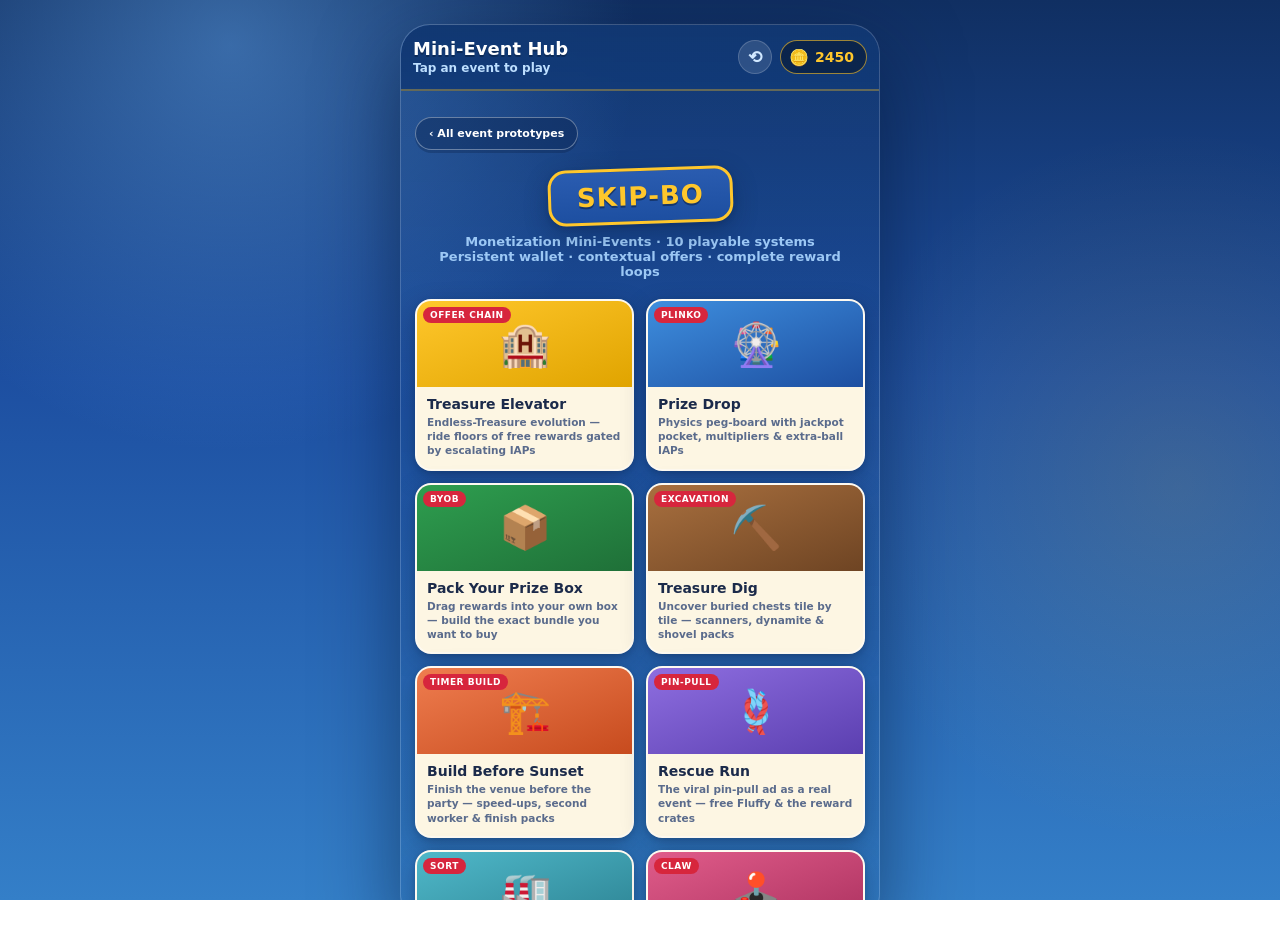
<file: mini-events/index.html>
<!DOCTYPE html>
<html lang="en">
<head>
<meta charset="UTF-8">
<meta name="viewport" content="width=device-width, initial-scale=1.0, maximum-scale=1.0, user-scalable=no, viewport-fit=cover">
<meta name="theme-color" content="#14396f">
<title>Skip-Bo Mini-Event Prototypes</title>
<link rel="stylesheet" href="shared/core.css">
<style>
  .hub-hero {
    text-align: center;
    padding: 18px 10px 6px;
    color: #fff;
  }
  .hub-hero .logo {
    display: inline-block;
    background: linear-gradient(180deg, #2a5cb0, #1D4FA1);
    border: 3px solid var(--sb-yellow);
    border-radius: 18px;
    padding: 10px 26px;
    font-size: 26px;
    font-weight: 900;
    letter-spacing: 1px;
    color: var(--sb-yellow);
    text-shadow: 0 2px 0 rgba(0,0,0,0.35);
    box-shadow: var(--sb-shadow);
    transform: rotate(-2deg);
  }
  .hub-hero p { margin: 10px 4px 0; font-size: 13px; color: var(--sb-sky-light); font-weight: 600; }
  .hub-grid { display: grid; grid-template-columns: 1fr 1fr; gap: 12px; margin-top: 14px; }
  .evt-card {
    display: block;
    text-decoration: none;
    background: var(--sb-cream);
    border-radius: 16px;
    box-shadow: var(--sb-shadow);
    overflow: hidden;
    color: var(--sb-ink);
    transition: transform 0.1s ease;
    border: 2px solid rgba(255,255,255,0.5);
  }
  .evt-card:active { transform: scale(0.96); }
  .evt-art {
    height: 86px;
    display: grid; place-items: center;
    font-size: 42px;
    position: relative;
  }
  .evt-art .badge {
    position: absolute; top: 6px; left: 6px;
    font-size: 9px; font-weight: 900; letter-spacing: 0.5px;
    color: #fff; background: var(--sb-red);
    padding: 3px 7px; border-radius: 999px;
    text-transform: uppercase;
  }
  .evt-body { padding: 9px 10px 11px; }
  .evt-body h3 { margin: 0 0 3px; font-size: 14px; line-height: 1.15; }
  .evt-body p { margin: 0; font-size: 10.5px; line-height: 1.35; color: #5a6b8c; font-weight: 600; }
  .foot-note { text-align: center; color: rgba(255,255,255,0.65); font-size: 11px; margin-top: 20px; font-weight: 600; padding: 0 20px; line-height: 1.5;}
  .main-hub-back {
    display: inline-flex; align-items: center; gap: 7px;
    margin: 12px 0 0; padding: 9px 13px;
    border: 1px solid rgba(255,255,255,.35); border-radius: 999px;
    color: #fff; background: rgba(10,32,75,.38);
    font-size: 11px; font-weight: 800; text-decoration: none;
    box-shadow: 0 3px 0 rgba(7,22,54,.25);
  }
  .main-hub-back:focus-visible { outline: 3px solid var(--sb-yellow); outline-offset: 3px; }
</style>
</head>
<body>
<div class="sb-app">
  <div class="sb-main">
    <a class="main-hub-back" href="../#money" aria-label="Return to the complete event prototype hub">‹ All event prototypes</a>
    <div class="hub-hero">
      <div class="logo">SKIP-BO</div>
      <p>Monetization Mini-Events · 10 playable systems<br>Persistent wallet · contextual offers · complete reward loops</p>
    </div>
    <div class="hub-grid">
      <a class="evt-card" href="events/treasure-elevator.html">
        <div class="evt-art" style="background:linear-gradient(160deg,#FFC72C,#e0a400)"><span class="badge">Offer chain</span>🏨</div>
        <div class="evt-body"><h3>Treasure Elevator</h3><p>Endless-Treasure evolution — ride floors of free rewards gated by escalating IAPs</p></div>
      </a>
      <a class="evt-card" href="events/prize-drop.html">
        <div class="evt-art" style="background:linear-gradient(160deg,#3E8EDE,#1D4FA1)"><span class="badge">Plinko</span>🎡</div>
        <div class="evt-body"><h3>Prize Drop</h3><p>Physics peg-board with jackpot pocket, multipliers & extra-ball IAPs</p></div>
      </a>
      <a class="evt-card" href="events/prize-box.html">
        <div class="evt-art" style="background:linear-gradient(160deg,#2E9E4F,#1f7038)"><span class="badge">BYOB</span>📦</div>
        <div class="evt-body"><h3>Pack Your Prize Box</h3><p>Drag rewards into your own box — build the exact bundle you want to buy</p></div>
      </a>
      <a class="evt-card" href="events/treasure-dig.html">
        <div class="evt-art" style="background:linear-gradient(160deg,#a9703f,#6e4423)"><span class="badge">Excavation</span>⛏️</div>
        <div class="evt-body"><h3>Treasure Dig</h3><p>Uncover buried chests tile by tile — scanners, dynamite & shovel packs</p></div>
      </a>
      <a class="evt-card" href="events/build-before-sunset.html">
        <div class="evt-art" style="background:linear-gradient(160deg,#ef7d4f,#c74b1e)"><span class="badge">Timer build</span>🏗️</div>
        <div class="evt-body"><h3>Build Before Sunset</h3><p>Finish the venue before the party — speed-ups, second worker & finish packs</p></div>
      </a>
      <a class="evt-card" href="events/rescue-run.html">
        <div class="evt-art" style="background:linear-gradient(160deg,#8e6ee0,#5b3fb0)"><span class="badge">Pin-pull</span>🪢</div>
        <div class="evt-body"><h3>Rescue Run</h3><p>The viral pin-pull ad as a real event — free Fluffy & the reward crates</p></div>
      </a>
      <a class="evt-card" href="events/sorting-warehouse.html">
        <div class="evt-art" style="background:linear-gradient(160deg,#4fb8c9,#2a7f8f)"><span class="badge">Sort</span>🏭</div>
        <div class="evt-body"><h3>Sorting Warehouse</h3><p>Sort parcels off the conveyor into colored crates — capacity & undo IAPs</p></div>
      </a>
      <a class="evt-card" href="events/lucky-grabber.html">
        <div class="evt-art" style="background:linear-gradient(160deg,#e05c8a,#a82e5c)"><span class="badge">Claw</span>🕹️</div>
        <div class="evt-body"><h3>Lucky Grabber</h3><p>Claw machine with visible prize pool & a grip-power pity meter</p></div>
      </a>
      <a class="evt-card" href="events/reward-workshop.html">
        <div class="evt-art" style="background:linear-gradient(160deg,#7a8ca8,#4a5c78)"><span class="badge">Craft</span>⚗️</div>
        <div class="evt-body"><h3>Reward Workshop</h3><p>Combine chips into the reward you choose — buy only the missing piece</p></div>
      </a>
      <a class="evt-card" href="events/collectors-showcase.html">
        <div class="evt-art" style="background:linear-gradient(160deg,#d9a441,#9c6f1d)"><span class="badge">Album</span>🖼️</div>
        <div class="evt-body"><h3>Collector's Showcase</h3><p>Complete the postcard album — duplicates feed a wildcard meter</p></div>
      </a>
    </div>
    <p class="foot-note">All purchases are simulated — no real transactions. Wallet, prices and rewards mirror Skip-Bo Mobile's live economy ($0.99–$19.99 tiers, coins, energy & boosters).</p>
  </div>
</div>
<script src="shared/core.js"></script>
<script>
  SB.init({ hub: true, title: "Mini-Event Hub", subtitle: "Tap an event to play", resetKey: "hub" });
</script>
</body>
</html>
</file>
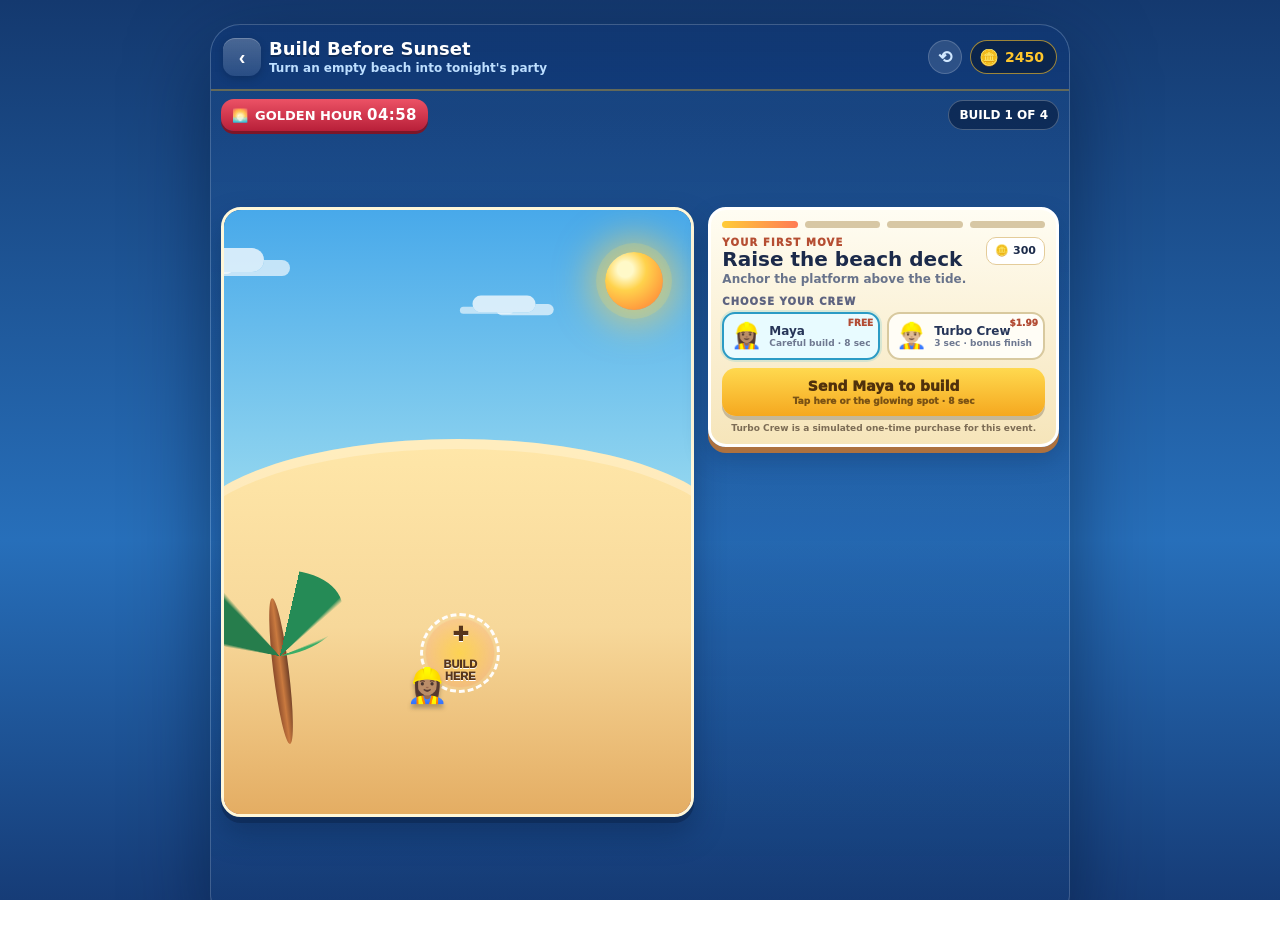
<file: mini-events/events/build-before-sunset.html>
<!DOCTYPE html>
<html lang="en">
<head>
<meta charset="UTF-8">
<meta name="viewport" content="width=device-width, initial-scale=1.0, maximum-scale=1.0, user-scalable=no, viewport-fit=cover">
<title>Build Before Sunset · Skip-Bo Event</title>
<link rel="stylesheet" href="../shared/core.css">
<style>
  :root {
    --sand:#f7d89a; --coral:#ff775e; --aqua:#39c8c2; --night:#252654;
    /* Asset-ready hooks: replace `none` with url(...) without touching game logic. */
    --bbs-beach-plate:none; --bbs-deck-plate:none; --bbs-cabana-plate:none;
    --bbs-decor-plate:none; --bbs-stage-plate:none; --bbs-finale-plate:none;
  }
  html,body { background:linear-gradient(180deg,#14396f,#276fba 60%,#163c77); }
  .sb-main { padding:8px 10px calc(env(safe-area-inset-bottom,0px) + 52px); }

  .event-head { display:flex; align-items:center; justify-content:space-between; gap:8px; margin-bottom:7px; }
  .deadline { display:flex; align-items:center; gap:7px; padding:7px 11px; border-radius:13px; color:#fff; background:linear-gradient(180deg,#ec5265,#b81f39); box-shadow:0 3px 0 #7d1628; font-weight:900; font-size:13px; }
  .deadline b { font-size:15px; letter-spacing:.4px; }
  .stage-pill { color:#fff; font-size:12px; font-weight:900; background:rgba(7,24,56,.56); border:1px solid rgba(255,255,255,.25); border-radius:999px; padding:7px 10px; }

  .scene { position:relative; height:344px; border-radius:20px; overflow:hidden; border:3px solid #fff7d9; box-shadow:0 6px 0 rgba(11,35,75,.5),0 16px 30px rgba(7,24,56,.34); isolation:isolate; }
  .sky { position:absolute; inset:0; background-image:var(--bbs-beach-plate),linear-gradient(180deg,#48a9ea 0%,#91d5ef 46%,#ffd681 76%,#ff8b64 100%); background-size:cover; background-position:center; transition:filter .6s; }
  .sky::before,.sky::after { content:""; position:absolute; width:90px; height:24px; border-radius:50px; background:rgba(255,255,255,.75); box-shadow:30px 8px 0 -4px rgba(255,255,255,.65),-25px 9px 0 -7px rgba(255,255,255,.6); animation:cloud 18s linear infinite; }
  .sky::before { left:-50px; top:38px; }.sky::after { left:235px; top:82px; transform:scale(.7); animation-duration:26s; }
  @keyframes cloud { to{ translate:500px 0; } }
  .sun { position:absolute; z-index:1; right:28px; top:42px; width:58px; height:58px; border-radius:50%; background:radial-gradient(circle at 35% 30%,#fff9c8 0 14%,#ffd24c 38%,#ff9b3d 75%); box-shadow:0 0 0 9px rgba(255,222,91,.18),0 0 35px 15px rgba(255,209,77,.58); transition:top .6s; }
  .island { position:absolute; z-index:2; left:-8%; right:-8%; bottom:0; height:62%; border-radius:55% 55% 0 0/28% 28% 0 0; background:linear-gradient(180deg,#ffe7a9 0%,var(--sand) 50%,#e4ad63 100%); box-shadow:inset 0 10px 0 rgba(255,255,255,.25); }
  .water { position:absolute; z-index:1; left:0; right:0; bottom:16%; height:26%; background:linear-gradient(#34b9d4,#0877bd); }
  .water::after { content:""; position:absolute; inset:5px 0 auto; height:4px; opacity:.7; background:repeating-linear-gradient(90deg,transparent 0 17px,rgba(255,255,255,.8) 18px 34px,transparent 35px 52px); animation:waves 2s linear infinite; }
  @keyframes waves{to{background-position:52px 0}}
  .palm { position:absolute; z-index:3; left:14px; bottom:44px; width:12px; height:113px; border-radius:50%; background:linear-gradient(90deg,#8b4b2b,#ca7a3f,#704028); transform:rotate(-7deg); transform-origin:bottom; }
  .palm::before { content:""; position:absolute; width:105px; height:66px; left:-46px; top:-21px; background:conic-gradient(from 20deg at 50% 100%,#258b56 0 9%,transparent 10% 15%,#3bad67 16% 25%,transparent 26% 34%,#237a4e 35% 45%,transparent 46% 55%,#45b36a 56% 65%,transparent 66% 74%,#267d4c 75% 84%,transparent 85%); border-radius:50%; }

  .build { position:absolute; z-index:5; left:50%; bottom:35px; width:290px; height:175px; transform:translateX(-50%); }
  .part { position:absolute; opacity:0; transform:translateY(25px) scale(.88); transition:opacity .6s ease,transform .7s cubic-bezier(.2,1.4,.35,1); }
  .part.on { opacity:1; transform:none; }
  .deck { left:15px; right:12px; bottom:0; height:31px; border-radius:6px 6px 12px 12px; background:repeating-linear-gradient(90deg,#bd6c37 0 17px,#df9852 18px 32px); border:4px solid #7c452c; box-shadow:0 8px 0 rgba(88,47,30,.35); }
  .deck { background-image:var(--bbs-deck-plate),repeating-linear-gradient(90deg,#bd6c37 0 17px,#df9852 18px 32px); background-size:cover; background-position:center bottom; }
  .cabana { left:42px; bottom:29px; width:154px; height:99px; }
  .cabana { background-image:var(--bbs-cabana-plate); background-size:contain; background-position:center bottom; background-repeat:no-repeat; }
  .cabana .posts { position:absolute; inset:14px 7px 0; border-left:9px solid #8e5132; border-right:9px solid #8e5132; }
  .cabana .roof { position:absolute; left:-17px; right:-17px; top:0; height:39px; border-radius:50% 50% 9px 9px; background:repeating-linear-gradient(90deg,#f6e3a2 0 13px,var(--coral) 14px 27px); border:4px solid #8a4a32; box-shadow:0 6px 0 rgba(101,48,34,.2); }
  .cabana .bar { position:absolute; left:16px; right:16px; bottom:0; height:35px; border-radius:8px; background:linear-gradient(#5ccfc7,#259d9b); border:4px solid #176a75; }
  .cabana .bar::before { content:"🍹  🍹"; position:absolute; left:28px; top:-23px; font-size:20px; }
  .decor { inset:0; }
  .decor { background-image:var(--bbs-decor-plate); background-size:contain; background-position:center bottom; background-repeat:no-repeat; }
  .lightline { position:absolute; left:9px; right:6px; top:34px; height:45px; border-top:3px solid #304c63; border-radius:50%; }
  .bulb { position:absolute; top:-7px; width:13px; height:15px; border-radius:50% 50% 55% 55%; background:#ffe568; box-shadow:0 0 12px 5px rgba(255,223,86,.75); animation:twinkle 1.3s ease-in-out infinite alternate; }
  .bulb:nth-child(1){left:9%}.bulb:nth-child(2){left:29%;animation-delay:.3s}.bulb:nth-child(3){left:49%;animation-delay:.6s}.bulb:nth-child(4){left:69%;animation-delay:.1s}.bulb:nth-child(5){left:89%;animation-delay:.8s}
  @keyframes twinkle{to{filter:brightness(1.7);transform:scale(1.15)}}
  .table { position:absolute; bottom:33px; width:46px; height:20px; border-radius:50%; background:#fff5cb; border:3px solid #c85f55; }
  .table::after { content:""; position:absolute; left:19px; top:16px; width:5px; height:25px; background:#8b5337; }
  .table.t1{left:1px}.table.t2{right:8px}
  .stage { right:5px; bottom:29px; width:93px; height:87px; border-radius:48px 48px 5px 5px; background:linear-gradient(135deg,#7345ad,#322b77); border:4px solid #242657; box-shadow:inset 0 0 25px rgba(255,99,184,.5); }
  .stage { background-image:var(--bbs-stage-plate),linear-gradient(135deg,#7345ad,#322b77); background-size:cover; background-position:center bottom; }
  .stage::before { content:"♪"; display:grid; place-items:center; position:absolute; left:21px; top:10px; width:44px; height:44px; border-radius:50%; color:#fff; font-size:30px; font-weight:900; background:linear-gradient(#ff56a6,#bd2f8d); border:3px solid #fff; }
  .stage::after { content:""; position:absolute; left:10px; right:10px; bottom:5px; height:19px; border-radius:5px; background:repeating-linear-gradient(90deg,#38e5df 0 7px,#ffdc45 8px 15px,#ff5c91 16px 23px); animation:eq .5s steps(2) infinite; }
  @keyframes eq{to{height:9px}}
  .premium-banner { position:absolute; z-index:7; left:67px; bottom:104px; opacity:0; transform:scale(.4) rotate(-8deg); transition:.6s cubic-bezier(.2,1.5,.3,1); padding:4px 9px; color:#7e391c; background:#ffe98c; border:2px solid #fff5c8; border-radius:999px; font-size:10px; font-weight:900; box-shadow:0 3px 9px rgba(89,43,25,.35); }
  .premium-banner.on{opacity:1;transform:rotate(-3deg)}

  .hotspot { position:absolute; z-index:12; display:grid; place-items:center; width:80px; height:80px; border-radius:50%; border:3px dashed rgba(255,255,255,.95); background:radial-gradient(circle,rgba(255,211,61,.75),rgba(255,129,72,.17) 64%,transparent 67%); color:#57351c; font-weight:1000; font-size:11px; text-align:center; text-transform:uppercase; text-shadow:0 1px #fff; cursor:pointer; animation:hotspot 1.15s ease-in-out infinite; }
  .hotspot::before { content:"+"; display:block; font-size:27px; line-height:22px; }
  .hotspot:active { transform:scale(.9); }
  @keyframes hotspot{50%{box-shadow:0 0 0 12px rgba(255,221,78,0);transform:scale(1.06)}0%{box-shadow:0 0 0 0 rgba(255,221,78,.7)}}
  .hotspot.s0{left:104px;bottom:24px}.hotspot.s1{left:76px;bottom:76px}.hotspot.s2{left:143px;bottom:104px}.hotspot.s3{right:19px;bottom:68px}
  .hotspot.busy { animation:none; background:rgba(25,65,95,.82); border-style:solid; color:white; text-shadow:none; }
  .hotspot.busy::before{content:"🛠";font-size:24px}
  .hotspot.ready { background:radial-gradient(circle,#72e792,#24ae5a); color:#fff; text-shadow:0 1px #17622d; animation:ready 1s infinite; }
  .hotspot.ready::before{content:"✓"}
  @keyframes ready{50%{transform:scale(1.08);filter:brightness(1.2)}}
  .worker { position:absolute; z-index:13; left:26px; bottom:24px; font-size:34px; pointer-events:none; transition:left .65s cubic-bezier(.2,.8,.3,1),bottom .65s cubic-bezier(.2,.8,.3,1); filter:drop-shadow(0 4px 2px rgba(42,35,23,.3)); }
  .worker.working { animation:hammer .55s ease-in-out infinite alternate; }
  @keyframes hammer{to{rotate:10deg;translate:0 -5px}}
  .guests { position:absolute; z-index:10; left:55px; right:8px; bottom:3px; opacity:0; text-align:center; font-size:25px; transform:translateY(30px); transition:1s cubic-bezier(.2,1.4,.3,1); }
  .guests { background-image:var(--bbs-finale-plate); background-size:contain; background-position:center bottom; background-repeat:no-repeat; }
  .guests.on{opacity:1;transform:none}.guests span{display:inline-block;animation:dance .55s infinite alternate}.guests span:nth-child(2n){animation-delay:.25s}
  @keyframes dance{to{transform:translateY(-8px) rotate(6deg)}}
  .fireworks { position:absolute; z-index:8; inset:25px 5px auto; display:none; justify-content:space-around; font-size:36px; }
  .fireworks.on{display:flex}.fireworks span{animation:pop 1.3s infinite}.fireworks span:nth-child(2){animation-delay:.45s}.fireworks span:nth-child(3){animation-delay:.8s}
  @keyframes pop{0%{opacity:0;transform:scale(.2)}35%{opacity:1;transform:scale(1.2)}100%{opacity:0;transform:scale(1.7)}}
  .scene.expired .sky{filter:brightness(.3) saturate(.65)}.scene.expired .sun{top:260px}.scene.expired .hotspot{display:none}

  .burst { position:absolute; z-index:30; left:50%; top:48%; transform:translate(-50%,-50%); pointer-events:none; font-size:34px; font-weight:1000; color:#fff; text-align:center; text-shadow:0 3px 0 #a83d36,0 0 18px #ffdb55; animation:burst .9s both; }
  .burst small{display:block;font-size:13px;letter-spacing:1px}.burst::before{content:"";position:absolute;inset:-38px -70px;z-index:-1;background:repeating-conic-gradient(#ffe763 0 8deg,transparent 8deg 18deg);border-radius:50%;animation:spin 4s linear infinite}
  @keyframes burst{0%{opacity:0;transform:translate(-50%,-50%) scale(.2)}35%{opacity:1;transform:translate(-50%,-50%) scale(1.12)}100%{opacity:0;transform:translate(-50%,-64%) scale(1)}}@keyframes spin{to{rotate:360deg}}

  .control { position:relative; z-index:20; margin-top:-9px; padding:11px; border-radius:18px; background:linear-gradient(180deg,#fffdf3,#f6e5ba); border:3px solid #fff; box-shadow:0 6px 0 #ad713f,0 12px 24px rgba(11,35,75,.28); }
  .progress-row { display:flex; gap:7px; margin-bottom:9px; }
  .step { flex:1; height:7px; border-radius:99px; background:#d7c7a4; overflow:hidden; }.step.done{background:#2fb163}.step.now{background:linear-gradient(90deg,#ffcc37,#ff7b54)}
  .job-title { display:flex; justify-content:space-between; align-items:flex-start; gap:8px; }
  .job-title > div:first-child { flex:1 1 auto; min-width:0; }
  .eyebrow { color:#b54e32; font-size:10px; font-weight:1000; letter-spacing:1.2px; }
  .job-title h2 { margin:1px 0 2px; font-size:20px; line-height:1.05; }
  .job-title p { margin:0; color:#68738b; font-size:12px; font-weight:700; line-height:1.25; }
  .stage-reward { flex:0 0 auto; max-width:112px; background:#fff; border:1px solid #e4cc9a; border-radius:10px; padding:7px 8px; font-weight:900; font-size:11px; line-height:1.15; text-align:center; }
  .crew-label { margin:9px 0 5px; font-size:10px; font-weight:1000; letter-spacing:1px; color:#5d6380; }
  .crew-row { display:grid; grid-template-columns:1fr 1fr; gap:7px; }
  .crew { position:relative; display:flex; align-items:center; gap:7px; min-height:48px; padding:6px 7px; border:2px solid #d8c99f; border-radius:13px; background:#fffdf6; color:#263558; cursor:pointer; text-align:left; font-family:inherit; }
  .crew.selected { border-color:#2b9bc5; background:#e8fbff; box-shadow:0 0 0 2px rgba(55,185,205,.18); }.crew:active{transform:scale(.97)}
  .crew .avatar{font-size:25px}.crew strong{display:block;font-size:12px}.crew small{display:block;color:#6e7890;font-size:9px;font-weight:800}.crew .tag{position:absolute;right:5px;top:4px;color:#b24b34;font-size:9px;font-weight:1000}
  .action-row { display:grid; grid-template-columns:1fr; gap:7px; margin-top:8px; }
  .action-row.two { grid-template-columns:1fr 1.15fr; }
  .action { min-height:48px; border:0; border-radius:14px; padding:8px 10px; font-family:inherit; font-weight:1000; font-size:14px; cursor:pointer; box-shadow:0 4px 0 rgba(54,40,28,.25); }
  .action:active{transform:translateY(2px);box-shadow:0 2px 0 rgba(54,40,28,.25)}.action.primary{background:linear-gradient(#ffd94f,#f5a81f);color:#50310c}.action.speed{background:linear-gradient(#5de3dd,#1aa0aa);color:white}.action:disabled{opacity:.55;filter:grayscale(.5)}
  .action small{display:block;font-size:9px;opacity:.75;margin-top:2px}.offer-note { margin:7px 0 0; text-align:center; color:#7c6c55; font-size:9px; font-weight:800; }
  .expired-card { position:absolute; z-index:35; inset:48px 18px 20px; display:none; place-content:center; text-align:center; padding:18px; border-radius:18px; background:rgba(20,27,66,.94); border:2px solid rgba(255,255,255,.35); color:white; box-shadow:0 12px 35px rgba(0,0,0,.5); }.expired-card.on{display:grid}.expired-card h2{margin:5px 0;font-size:22px}.expired-card p{margin:0 0 12px;font-size:12px;line-height:1.4;color:#dbe5ff}.expired-actions{display:grid;gap:8px}
  .mini-btn{border:0;border-radius:13px;padding:11px;font:900 13px inherit;cursor:pointer}.mini-btn.gold{background:#ffd347;color:#4d3109}.mini-btn.ghost{background:rgba(255,255,255,.14);color:white;border:1px solid rgba(255,255,255,.25)}
  .win-card { text-align:center; }.win-card h2{margin:3px 0}.win-card p{font-size:13px;margin:5px 0 11px}.reward-strip{display:flex;justify-content:center;gap:5px;flex-wrap:wrap;margin:7px 0}

  @media (max-height:760px){.scene{height:300px}.control{padding:9px}.job-title h2{font-size:18px}.crew{min-height:43px}.action{min-height:44px}.palm{height:95px}.build{transform:translateX(-50%) scale(.88);transform-origin:bottom}}
  @media (min-width:700px){.sb-app{max-width:860px}.sb-main{display:grid;grid-template-columns:1.35fr 1fr;gap:14px;align-items:start}.event-head{grid-column:1/-1}.scene{height:610px}.control{margin:0;position:sticky;top:80px}.build{transform:translateX(-50%) scale(1.45);transform-origin:bottom}.palm{left:60px;bottom:70px;transform:scale(1.3) rotate(-7deg)}.hotspot.s0{left:42%;bottom:20%}.hotspot.s1{left:33%;bottom:34%}.hotspot.s2{left:49%;bottom:44%}.hotspot.s3{right:22%;bottom:32%}.worker{left:20%;bottom:14%}}
</style>
</head>
<body>
<div class="sb-app"><main class="sb-main">
  <header class="event-head">
    <div class="deadline"><span>🌅</span><span>GOLDEN HOUR <b id="deadline">--:--</b></span></div>
    <div class="stage-pill" id="stage-pill">BUILD 1 OF 4</div>
  </header>

  <section class="scene" id="scene" data-art-role="beach-plate" aria-label="Sunset beach club construction site">
    <div class="sky"></div><div class="sun" id="sun"></div><div class="water"></div><div class="island"></div><div class="palm"></div>
    <div class="build">
      <div class="part deck" id="part-0" data-art-role="stage-foundations"></div>
      <div class="part cabana" id="part-1" data-art-role="stage-cabana"><div class="posts"></div><div class="roof"></div><div class="bar"></div></div>
      <div class="part decor" id="part-2" data-art-role="stage-decor"><div class="lightline"><i class="bulb"></i><i class="bulb"></i><i class="bulb"></i><i class="bulb"></i><i class="bulb"></i></div><i class="table t1"></i><i class="table t2"></i></div>
      <div class="part stage" id="part-3" data-art-role="stage-music"></div>
      <div class="premium-banner" id="premium-banner">★ DELUXE CREW FINISH ★</div>
    </div>
    <button class="hotspot s0" id="hotspot" aria-label="Build the next part">BUILD HERE</button>
    <div class="worker" id="worker">👷🏽‍♀️</div>
    <div class="guests" id="guests" data-art-role="party-finale"><span>🕺</span><span>💃</span><span>🧑‍🎤</span><span>👩‍🍳</span><span>🕺</span></div>
    <div class="fireworks" id="fireworks"><span>🎆</span><span>✨</span><span>🎇</span></div>
    <div class="expired-card" id="expired-card">
      <div style="font-size:36px">🌙🏗️</div><h2>The light is fading</h2>
      <p>Your venue is saved. Add 2 minutes of golden hour and finish exactly where you stopped.</p>
      <div class="expired-actions"><button class="mini-btn gold" id="recover">Extend golden hour · $2.99</button><button class="mini-btn ghost" id="restart">Restart this demo weekend</button></div>
    </div>
  </section>

  <section class="control" id="control">
    <div class="progress-row"><i class="step now"></i><i class="step"></i><i class="step"></i><i class="step"></i></div>
    <div class="job-title"><div><div class="eyebrow" id="eyebrow">YOUR FIRST MOVE</div><h2 id="job-name">Raise the beach deck</h2><p id="job-copy">Choose a crew, then tap the glowing build spot.</p></div><div class="stage-reward" id="stage-reward">🪙 300</div></div>
    <div id="play-controls">
      <div class="crew-label">CHOOSE YOUR CREW</div>
      <div class="crew-row">
        <button class="crew selected" id="crew-maya"><span class="avatar">👷🏽‍♀️</span><span><strong>Maya</strong><small>Careful build · 8 sec</small></span><span class="tag">FREE</span></button>
        <button class="crew" id="crew-turbo"><span class="avatar">👷🏼‍♂️</span><span><strong>Turbo Crew</strong><small>3 sec · bonus finish</small></span><span class="tag" id="turbo-tag">$1.99</span></button>
      </div>
      <div class="action-row" id="action-row"><button class="action primary" id="main-action">Tap the glowing build spot <small>Start Foundations · 8 sec</small></button></div>
      <p class="offer-note" id="offer-note">All purchases are simulated for this prototype.</p>
    </div>
    <div class="win-card" id="win-card" hidden><div style="font-size:34px">🏖️🎉</div><h2>Sunset Club is open!</h2><p>The empty beach became tonight's hottest party.</p><div class="reward-strip"><span class="sb-reward">🎁 Grand Chest</span><span class="sb-reward">🪙 2,500</span><span class="sb-reward">🃏 2 Wilds</span></div><button class="action primary" id="new-weekend" style="width:100%">Build another weekend</button></div>
  </section>
</main></div>
<script src="../shared/core.js"></script>
<script>
(function(){
  "use strict";
  SB.init({title:"Build Before Sunset",subtitle:"Turn an empty beach into tonight's party",resetKey:"build-before-sunset-v2"});

  var EVENT_MS=5*60*1000, KEY="build-before-sunset-v2";
  var STAGES=[
    {name:"Raise the beach deck",short:"FOUNDATIONS",copy:"Anchor the platform above the tide.",reward:[{type:"coins",amount:300}]},
    {name:"Open the sunset bar",short:"CABANA & BAR",copy:"Lift the striped roof and stock the bar.",reward:[{type:"wild",amount:1}]},
    {name:"Light the party terrace",short:"LIGHTS & TABLES",copy:"Dress the deck for the first guests.",reward:[{type:"coins",amount:600},{type:"energy",amount:2}]},
    {name:"Power up the music stage",short:"MUSIC & OPENING",copy:"Bring up the sound, then open the gates.",reward:[{type:"chest",amount:1},{type:"coins",amount:2500},{type:"wild",amount:2}]}
  ];
  var st=SB.store(KEY,{endTs:null,stage:0,job:null,turbo:false,selected:"maya",deluxe:false,outcome:null,recovered:false});
  var S=st.data,$=function(id){return document.getElementById(id)};
  if(!S.endTs || S.endTs-Date.now()>EVENT_MS+2000){S.endTs=Date.now()+EVENT_MS;S.stage=0;S.job=null;S.outcome=null;st.save()}
  if(new URLSearchParams(location.search).has("qa-expire")){S.endTs=Date.now()-1;st.save()}

  function fmt(ms){ms=Math.max(0,ms);var m=Math.floor(ms/60000),s=Math.floor(ms%60000/1000);return String(m).padStart(2,"0")+":"+String(s).padStart(2,"0")}
  var REWARD_SUMMARY=["🪙 300","🃏 Wild Card","🪙 600 · ⚡ 2","🎁 Grand Chest"];
  function moveWorker(i){var spots=[[39,18],[30,35],[51,48],[75,37]],p=spots[i]||spots[3];$("worker").style.left=p[0]+"%";$("worker").style.bottom=p[1]+"%"}
  function burst(title,sub){var b=document.createElement("div");b.className="burst";b.innerHTML=title+"<small>"+sub+"</small>";$("scene").appendChild(b);setTimeout(function(){b.remove()},950)}
  function clearEvent(){st.clear();location.reload()}

  function render(){
    var now=Date.now(),expired=!S.outcome&&now>=S.endTs;
    $("deadline").textContent=fmt(S.endTs-now);$("scene").classList.toggle("expired",expired);$("expired-card").classList.toggle("on",expired);
    $("stage-pill").textContent=S.outcome==="win"?"VENUE COMPLETE":"BUILD "+Math.min(S.stage+1,4)+" OF 4";
    for(var i=0;i<4;i++)$("part-"+i).classList.toggle("on",i<S.stage||S.outcome==="win");
    $("premium-banner").classList.toggle("on",S.deluxe&&(S.stage>0||S.outcome));
    $("guests").classList.toggle("on",S.outcome==="win");$("fireworks").classList.toggle("on",S.outcome==="win");$("hotspot").style.display=S.outcome==="win"?"none":"";
    $("worker").style.display=S.outcome==="win"?"none":"";
    var prog=document.querySelectorAll(".step");for(i=0;i<prog.length;i++)prog[i].className="step "+(i<S.stage?"done":i===S.stage?"now":"");
    if(S.outcome==="win"){$("play-controls").hidden=true;$("win-card").hidden=false;$("eyebrow").textContent="VENUE COMPLETE";$("job-name").textContent="The beach is transformed";$("job-copy").textContent="Lights, music and guests arrived before sunset.";$("stage-reward").textContent="✓ OPEN";return}
    $("play-controls").hidden=false;$("win-card").hidden=true;
    var sg=STAGES[S.stage],ready=S.job&&now>=S.job.readyTs;
    $("eyebrow").textContent=S.job?(ready?"READY TO REVEAL":"CREW AT WORK"):S.stage===0?"YOUR FIRST MOVE":"NEXT BUILD";
    $("job-name").textContent=sg.name;$("job-copy").textContent=S.job?(ready?"Tap the finished hotspot to reveal the transformation.":"Watch the crew finish, or use coins to reveal it now."):sg.copy;
    $("stage-reward").textContent=REWARD_SUMMARY[S.stage];$("crew-maya").classList.toggle("selected",S.selected==="maya");$("crew-turbo").classList.toggle("selected",S.selected==="turbo");$("turbo-tag").textContent=S.turbo?"OWNED":"$1.99";
    var hs=$("hotspot");hs.className="hotspot s"+S.stage+(S.job?(ready?" ready":" busy"):"");hs.innerHTML=S.job?(ready?"REVEAL":"BUILDING<br>"+fmt(S.job.readyTs-now)):"BUILD<br>HERE";moveWorker(S.stage);$("worker").classList.toggle("working",!!S.job&&!ready);
    var row=$("action-row"),main=$("main-action");row.className="action-row";
    if(!S.job){main.disabled=false;main.innerHTML="Send "+(S.selected==="turbo"?"Turbo Crew":"Maya")+" to build <small>Tap here or the glowing spot · "+(S.selected==="turbo"?"3":"8")+" sec</small>"}
    else if(ready){main.disabled=false;main.innerHTML="Reveal "+sg.short+" ✨ <small>Claim stage reward</small>"}
    else{row.className="action-row two";main.disabled=true;main.innerHTML="Building · "+fmt(S.job.readyTs-now)+"<small>Returns ready even if you leave</small>";if(!$("speed-action")){var q=document.createElement("button");q.className="action speed";q.id="speed-action";q.innerHTML="Finish now · 🪙 100<small>Soft-currency time sink</small>";q.onclick=finishCoins;row.insertBefore(q,main)}}
    var sp=$("speed-action");if(sp&&(!S.job||ready))sp.remove();
    $("offer-note").textContent=S.turbo?"Turbo Crew stays unlocked for every remaining stage.":"Turbo Crew is a simulated one-time purchase for this event.";
  }

  function beginOrClaim(){
    if(S.outcome||Date.now()>=S.endTs)return;
    if(!S.job){var dur=S.selected==="turbo"?3000:8000;S.job={readyTs:Date.now()+dur,crew:S.selected};st.save();SB.haptic(25);burst("BUILD STARTED",S.selected==="turbo"?"Turbo crew is flying":"Maya is on the job");render();return}
    if(Date.now()<S.job.readyTs){SB.toast("Crew is still building — finish now or wait a moment");return}
    completeStage();
  }
  function completeStage(){
    var i=S.stage,usedTurbo=S.job&&S.job.crew==="turbo";S.stage++;S.job=null;if(usedTurbo)S.deluxe=true;st.save();
    $("part-"+i).classList.add("on");burst(i===3?"GRAND OPENING!":"BUILD REVEALED",STAGES[i].short);SB.grantRewards(STAGES[i].reward,$("hotspot"));SB.confetti(window.innerWidth/2,300,i===3?150:70);SB.haptic(45);
    if(S.stage>=4){S.outcome="win";st.save();setTimeout(function(){render();SB.confetti()},650)}else{setTimeout(render,300)}
  }
  function finishCoins(){if(!S.job)return;if(!SB.spend("coins",100)){SB.toast("You need 100 coins to finish this shift");return}S.job.readyTs=Date.now();st.save();burst("TIME SAVED","The crew finishes instantly");render()}
  function chooseTurbo(){if(S.turbo){S.selected="turbo";st.save();render();return}SB.buyIAP({label:"Turbo Crew Pass 👷🏼‍♂️",price:"$1.99",sub:"Every remaining build takes 3 seconds and receives a deluxe gold finish. Simulated purchase.",contents:[],grant:false,onSuccess:function(){S.turbo=true;S.selected="turbo";st.save();burst("CREW UNLOCKED","Fast builds + deluxe finish");render()}})}
  function recover(){SB.buyIAP({label:"Golden Hour Extension 🌅",price:"$2.99",sub:"Add 2 minutes and continue from this exact build. Your venue progress is never lost. Simulated purchase.",contents:[],grant:false,onSuccess:function(){S.endTs=Date.now()+2*60*1000;S.recovered=true;st.save();burst("SUNSET HELD BACK","2 minutes added");render()}})}

  $("hotspot").onclick=beginOrClaim;$("main-action").onclick=beginOrClaim;$("crew-maya").onclick=function(){if(!S.job){S.selected="maya";st.save();render()}};$("crew-turbo").onclick=function(){if(!S.job)chooseTurbo()};$("recover").onclick=recover;$("restart").onclick=clearEvent;$("new-weekend").onclick=clearEvent;
  window.__BBS_QA__={expire:function(){S.endTs=Date.now()-1;st.save();render()},ready:function(){if(S.job){S.job.readyTs=Date.now();st.save();render()}},state:function(){return JSON.parse(JSON.stringify(S))}};
  render();setInterval(render,250);
})();
</script>
</body>
</html>
</file>
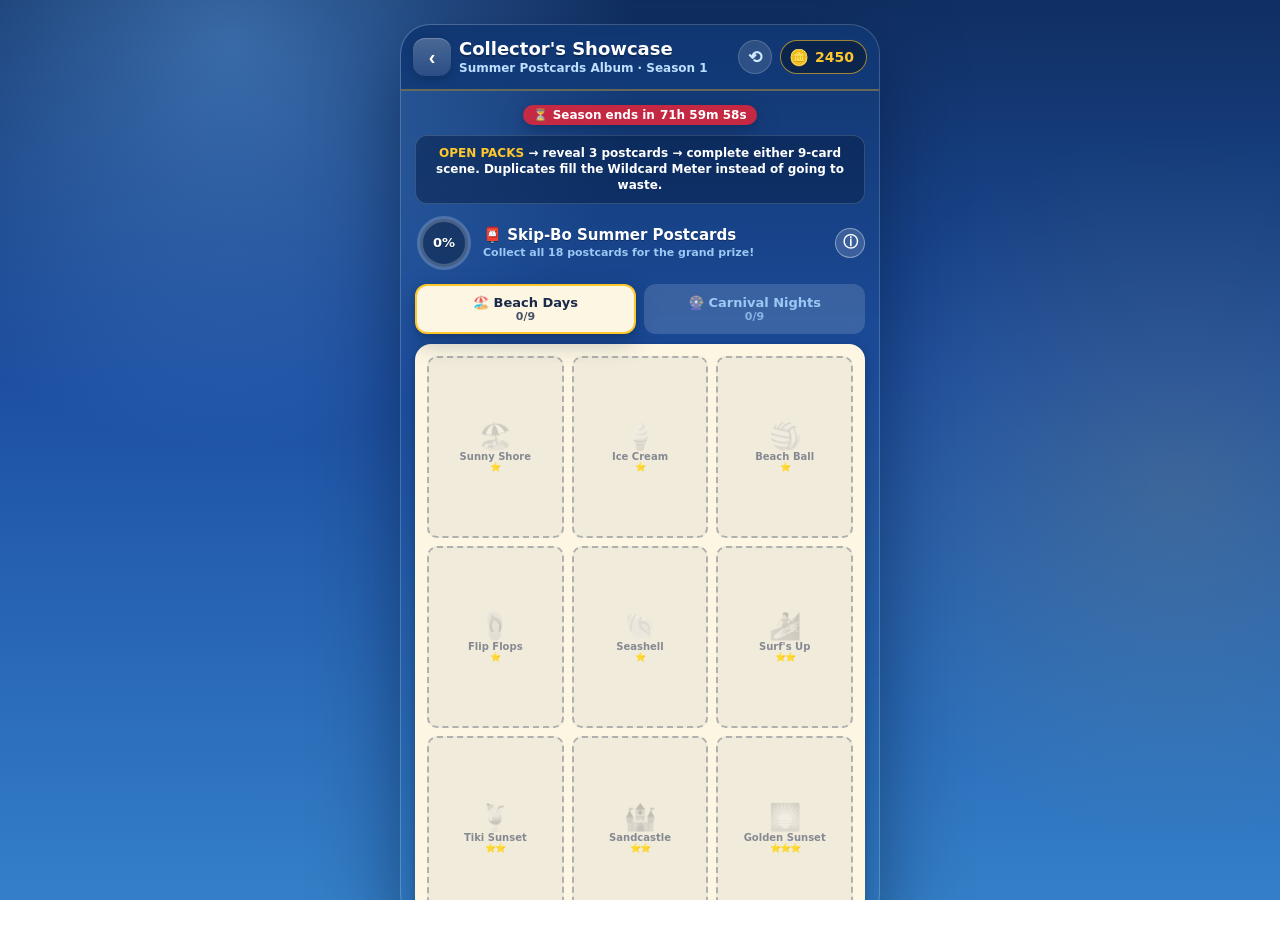
<file: mini-events/events/collectors-showcase.html>
<!DOCTYPE html>
<html>
<head>
<meta charset="UTF-8">
<meta name="viewport" content="width=device-width, initial-scale=1.0, maximum-scale=1.0, user-scalable=no, viewport-fit=cover">
<title>Collector's Showcase — Skip-Bo Summer Postcards</title>
<link rel="stylesheet" href="../shared/core.css">
<style>
  .cs-hud { display:flex; align-items:center; gap:10px; margin-bottom:12px; }
  .cs-ring-wrap { position:relative; width:58px; height:58px; flex:0 0 auto; }
  .cs-ring-wrap svg { transform: rotate(-90deg); }
  .cs-ring-pct { position:absolute; inset:0; display:grid; place-items:center; color:#fff; font-weight:900; font-size:13px; text-shadow:0 1px 0 rgba(0,0,0,.3); }
  .cs-hud-txt { flex:1; min-width:0; }
  .cs-hud-title { color:#fff; font-weight:900; font-size:15px; text-shadow:0 1px 0 rgba(0,0,0,.3); }
  .cs-hud-sub { color:var(--sb-sky-light); font-size:11px; font-weight:700; margin-top:2px; }
  .cs-info-btn { width:30px; height:30px; border-radius:50%; border:1.5px solid rgba(255,255,255,.4); background:rgba(255,255,255,.15); color:#fff; font-weight:900; font-size:15px; cursor:pointer; flex:0 0 auto; }
  .cs-lastchance { background:linear-gradient(90deg,var(--sb-red),#ff7043); color:#fff; font-weight:800; font-size:12px; border-radius:12px; padding:8px 12px; text-align:center; margin-bottom:10px; box-shadow:var(--sb-shadow); animation:sbPulse 1.2s infinite; }

  /* tabs */
  .cs-tabs { display:flex; gap:8px; margin-bottom:10px; }
  .cs-tab { flex:1; border:none; border-radius:12px; padding:9px 6px; font-family:var(--sb-font); font-weight:800; font-size:13px; cursor:pointer; background:rgba(255,255,255,.14); color:var(--sb-sky-light); border:2px solid transparent; }
  .cs-tab.active { background:var(--sb-cream); color:var(--sb-ink); border-color:var(--sb-yellow); box-shadow:var(--sb-shadow); }
  .cs-tab .cnt { display:block; font-size:11px; font-weight:700; opacity:.8; }
  .cs-tab.done .cnt { color:var(--sb-green); }

  /* album grid */
  .cs-album { background:var(--sb-cream); border-radius:var(--sb-radius); box-shadow:var(--sb-shadow); padding:12px; margin-bottom:12px; }
  .cs-grid { display:grid; grid-template-columns:repeat(3,1fr); gap:8px; }
  .cs-slot { aspect-ratio:3/4; border-radius:10px; position:relative; display:flex; flex-direction:column; align-items:center; justify-content:center; gap:2px; padding:4px; text-align:center; transition:box-shadow .3s; }
  .cs-slot.empty { border:2px dashed rgba(27,42,74,.3); background:rgba(27,42,74,.05); }
  .cs-slot.empty .art { font-size:26px; filter:grayscale(1); opacity:.28; }
  .cs-slot.owned { border:2px solid rgba(27,42,74,.15); background:#fff; box-shadow:0 2px 6px rgba(27,42,74,.18); }
  .cs-slot.owned .art { font-size:28px; }
  .cs-slot.epicown { background:linear-gradient(160deg,#fff8e1,#ffe9a8); border-color:var(--sb-yellow-dark); }
  .cs-slot .nm { font-size:10px; font-weight:900; color:var(--sb-ink); line-height:1.1; }
  .cs-slot.empty .nm { opacity:.5; }
  .cs-slot .rar { font-size:9px; letter-spacing:-1px; }
  .cs-slot.owned::after { content:"COLLECTED"; position:absolute; top:4px; right:4px; padding:2px 4px; border-radius:4px; background:rgba(27,42,74,.82); color:#fff; font-size:6.5px; letter-spacing:.45px; font-weight:900; }
  .cs-slot.owned:nth-child(3n+1){background:linear-gradient(155deg,#fff 42%,#d7f1ff 42% 72%,#ffe0a8 72%)}
  .cs-slot.owned:nth-child(3n+2){background:linear-gradient(155deg,#fff 45%,#f7d4e6 45% 69%,#d6f4d2 69%)}
  .cs-slot.owned:nth-child(3n){background:linear-gradient(155deg,#fff 40%,#e9ddff 40% 68%,#ffe99a 68%)}
  .cs-slot.glow { box-shadow:0 0 0 3px var(--sb-yellow), 0 0 18px rgba(255,199,44,.9); }
  .cs-slot.stamp .inner-stamp { animation:csStamp .45s cubic-bezier(.34,1.7,.64,1); }
  @keyframes csStamp { 0%{transform:scale(2.1) rotate(-9deg);opacity:0;} 60%{transform:scale(.92) rotate(2deg);opacity:1;} 100%{transform:scale(1) rotate(0);} }

  /* wildcard meter */
  .cs-meter-wrap { background:rgba(20,57,111,.55); border:1.5px solid rgba(255,199,44,.45); border-radius:14px; padding:10px 12px; margin-bottom:12px; }
  .cs-meter-row { display:flex; align-items:center; gap:8px; }
  .cs-meter-ico { font-size:22px; flex:0 0 auto; position:relative; }
  .cs-meter-ico .st { position:absolute; right:-4px; top:-4px; font-size:11px; }
  .cs-meter-bar { flex:1; height:16px; border-radius:999px; background:rgba(0,0,0,.4); overflow:hidden; border:1px solid rgba(255,255,255,.2); }
  .cs-meter-fill { height:100%; width:0%; background:linear-gradient(90deg,var(--sb-yellow),#ffe082); border-radius:999px; transition:width .5s cubic-bezier(.22,1,.36,1); box-shadow:0 0 8px rgba(255,199,44,.8); }
  .cs-meter-num { color:var(--sb-yellow); font-weight:900; font-size:13px; flex:0 0 auto; }
  .cs-meter-cap { color:var(--sb-sky-light); font-size:10.5px; font-weight:700; margin-top:6px; text-align:center; }

  /* pack zone */
  .cs-packzone { display:flex; flex-direction:column; gap:8px; margin-bottom:12px; }
  .cs-pack-row { display:flex; gap:8px; }
  .cs-pack-row .sb-btn { flex:1; }
  .cs-freetimer { text-align:center; color:var(--sb-sky-light); font-size:11px; font-weight:700; }
  .cs-badge { position:absolute; top:-8px; right:-6px; background:var(--sb-red); color:#fff; font-size:11px; font-weight:900; min-width:20px; height:20px; border-radius:999px; display:grid; place-items:center; padding:0 5px; border:2px solid #fff; }

  /* floating almost-there pill */
  .cs-pill { position:fixed; left:50%; transform:translateX(-50%); bottom:calc(env(safe-area-inset-bottom,0px) + 52px); z-index:150; background:linear-gradient(90deg,#7b2ff7,#b465da); color:#fff; font-weight:800; font-size:13px; border:none; border-radius:999px; padding:10px 18px; box-shadow:0 6px 20px rgba(0,0,0,.45); cursor:pointer; animation:csPillIn .4s cubic-bezier(.34,1.56,.64,1), sbPulse 2s 1s infinite; }
  @keyframes csPillIn { from{transform:translateX(-50%) translateY(60px);opacity:0;} to{transform:translateX(-50%) translateY(0);opacity:1;} }

  /* pack opening overlay */
  .cs-overlay { position:fixed; inset:0; z-index:260; background:rgba(8,16,36,.92); display:flex; flex-direction:column; align-items:center; justify-content:center; gap:18px; padding:20px; }
  .cs-ov-title { color:#fff; font-weight:900; font-size:18px; text-shadow:0 2px 0 rgba(0,0,0,.4); }
  .cs-ov-cards { display:flex; gap:12px; }
  .cs-flip { width:96px; height:132px; padding:0; border:0; background:transparent; perspective:700px; cursor:pointer; }
  .cs-flip-inner { position:relative; width:100%; height:100%; transform-style:preserve-3d; transition:transform .55s cubic-bezier(.34,1.3,.5,1); }
  .cs-flip.epic .cs-flip-inner { transition-duration:1.15s; }
  .cs-flip.flipped .cs-flip-inner { transform:rotateY(180deg); }
  .cs-face { position:absolute; inset:0; backface-visibility:hidden; -webkit-backface-visibility:hidden; border-radius:12px; display:flex; flex-direction:column; align-items:center; justify-content:center; gap:4px; }
  .cs-face.back { background:linear-gradient(160deg,var(--sb-blue) 0%,var(--sb-sky) 100%); border:3px solid var(--sb-yellow); color:var(--sb-yellow); font-weight:900; }
  .cs-face.back .logo { font-size:30px; }
  .cs-face.back .txt { font-size:10px; letter-spacing:1px; }
  .cs-flip.ready .cs-face.back { animation:csWiggle 1.1s infinite; }
  @keyframes csWiggle { 0%,100%{transform:rotate(0);} 25%{transform:rotate(-3deg) scale(1.04);} 75%{transform:rotate(3deg) scale(1.04);} }
  .cs-face.front { background:#fff; border:3px solid rgba(27,42,74,.25); transform:rotateY(180deg); padding:6px; text-align:center; }
  .cs-face.front .art { font-size:40px; }
  .cs-face.front .nm { font-size:11px; font-weight:900; color:var(--sb-ink); line-height:1.1; }
  .cs-face.front .rar { font-size:10px; }
  .cs-face.front .tag { font-size:9px; font-weight:900; border-radius:999px; padding:2px 8px; margin-top:2px; }
  .tag.new { background:var(--sb-green); color:#fff; }
  .tag.dupe { background:var(--sb-yellow); color:var(--sb-ink); }
  .cs-flip.epic .cs-face.front { background:linear-gradient(160deg,#fff8e1,#ffe082); border-color:var(--sb-yellow-dark); box-shadow:0 0 24px 6px rgba(255,199,44,.85); }
  .cs-flip.epic .cs-face.front::after { content:""; position:absolute; inset:0; border-radius:9px; background:linear-gradient(115deg,transparent 30%,rgba(255,255,255,.85) 48%,transparent 62%); background-size:250% 100%; animation:csShimmer 1.6s infinite; pointer-events:none; }
  @keyframes csShimmer { from{background-position:180% 0;} to{background-position:-80% 0;} }
  .cs-ov-hint { color:var(--sb-sky-light); font-size:12px; font-weight:700; }
  .cs-stardust { position:fixed; z-index:410; font-size:16px; pointer-events:none; transition:all .8s cubic-bezier(.4,-.1,.5,1); }

  /* picker + panorama */
  .cs-pick-grid { display:grid; grid-template-columns:repeat(3,1fr); gap:8px; margin:12px 0; }
  .cs-pick { border:2px solid rgba(27,42,74,.2); border-radius:10px; background:#fff; padding:8px 4px; cursor:pointer; font-family:var(--sb-font); }
  .cs-pick .art { font-size:26px; } .cs-pick .nm { font-size:9px; font-weight:800; color:var(--sb-ink); } .cs-pick .rar { font-size:8px; }
  .cs-pick:active { transform:scale(.94); }
  .cs-pano { display:flex; justify-content:center; margin:10px 0; background:linear-gradient(180deg,#3E8EDE,#9cc8f5); border-radius:12px; padding:12px 4px; overflow:hidden; }
  .cs-pano span { font-size:22px; animation:csMerge .8s cubic-bezier(.34,1.4,.64,1) backwards; }
  @keyframes csMerge { from{transform:translateY(40px) scale(2.2); opacity:0;} to{transform:none; opacity:1;} }
  .cs-shop-grid { display:flex; flex-direction:column; gap:8px; margin-top:10px; }
  .cs-shop-item { display:flex; align-items:center; gap:10px; background:#fff; border:2px solid rgba(27,42,74,.12); border-radius:12px; padding:10px; cursor:pointer; text-align:left; font-family:var(--sb-font); position:relative; }
  .cs-shop-item .big { font-size:26px; }
  .cs-shop-item .t { font-weight:900; font-size:13px; color:var(--sb-ink); }
  .cs-shop-item .d { font-size:10.5px; color:#5a6b8c; font-weight:700; }
  .cs-shop-item .p { margin-left:auto; background:var(--sb-green); color:#fff; font-weight:900; font-size:13px; border-radius:999px; padding:6px 10px; flex:0 0 auto; }
  .cs-shop-item .gbadge { position:absolute; top:-7px; left:8px; background:var(--sb-blue); color:#fff; font-size:8.5px; font-weight:900; border-radius:999px; padding:2px 7px; }
  .cs-timerbar { display:flex; justify-content:center; margin-bottom:10px; }
  .cs-rule { margin:0 0 10px; padding:9px 11px; border-radius:12px; background:rgba(7,32,71,.52); border:1px solid rgba(255,255,255,.16); color:#fff; font-size:12px; line-height:1.35; font-weight:800; text-align:center; }
  .cs-rule b { color:var(--sb-yellow); }
  @media(max-width:420px){
    .cs-slot{aspect-ratio:1/.95}
    .cs-slot.empty .art,.cs-slot.owned .art{font-size:23px}
    .cs-album{padding:9px;margin-bottom:9px}
    .cs-grid{gap:6px}
    .cs-rule{padding:7px 9px;margin-bottom:8px;font-size:11px}
    .cs-hud{margin-bottom:8px}
    .cs-tabs{margin-bottom:8px}
  }
</style>
</head>
<body>
<div class="sb-app">
<div class="sb-main">

  <div class="cs-timerbar"><span class="sb-timer-chip">⏳ Season ends in <span id="cs-cd"></span></span></div>
  <div id="cs-lastchance" class="cs-lastchance" style="display:none">🔥 Last chance — album resets at season end!</div>
  <div class="cs-rule"><b>OPEN PACKS</b> → reveal 3 postcards → complete either 9-card scene. Duplicates fill the Wildcard Meter instead of going to waste.</div>

  <div class="cs-hud">
    <div class="cs-ring-wrap">
      <svg width="58" height="58" viewBox="0 0 58 58">
        <circle cx="29" cy="29" r="24" fill="rgba(0,0,0,.3)" stroke="rgba(255,255,255,.2)" stroke-width="6"/>
        <circle id="cs-ring" cx="29" cy="29" r="24" fill="none" stroke="#FFC72C" stroke-width="6" stroke-linecap="round" stroke-dasharray="150.8" stroke-dashoffset="150.8" style="transition:stroke-dashoffset .6s"/>
      </svg>
      <div class="cs-ring-pct" id="cs-pct">0%</div>
    </div>
    <div class="cs-hud-txt">
      <div class="cs-hud-title">📮 Skip-Bo Summer Postcards</div>
      <div class="cs-hud-sub">Collect all 18 postcards for the grand prize!</div>
    </div>
    <button class="cs-info-btn" id="cs-info">ⓘ</button>
  </div>

  <div class="cs-tabs">
    <button class="cs-tab" data-page="beach">🏖️ Beach Days<span class="cnt" id="cs-cnt-beach">0/9</span></button>
    <button class="cs-tab" data-page="carnival">🎡 Carnival Nights<span class="cnt" id="cs-cnt-carnival">0/9</span></button>
  </div>

  <div class="cs-album"><div class="cs-grid" id="cs-grid"></div></div>

  <div class="cs-meter-wrap">
    <div class="cs-meter-row">
      <span class="cs-meter-ico">🃏<span class="st">★</span></span>
      <div class="cs-meter-bar"><div class="cs-meter-fill" id="cs-meter-fill"></div></div>
      <span class="cs-meter-num" id="cs-meter-num">0/8</span>
    </div>
    <div class="cs-meter-cap">Duplicates are never wasted — every dupe adds +1 to the Wildcard Meter. Fill it to pick ANY missing postcard!</div>
  </div>

  <div class="cs-packzone">
    <button class="sb-btn sb-btn-yellow sb-btn-block" id="cs-open" style="position:relative">🎴 Open Pack<span class="cs-badge" id="cs-packbadge">2</span></button>
    <div class="cs-freetimer" id="cs-freetimer"></div>
    <div class="cs-pack-row">
      <button class="sb-btn sb-btn-green sb-btn-sm" id="cs-play">Claim Adventure payout (+1 pack)</button>
      <button class="sb-btn sb-btn-blue sb-btn-sm" id="cs-shop">🛍️ Postcard Shop</button>
    </div>
  </div>

</div>
</div>
<script src="../shared/core.js"></script>
<script>
(function(){
"use strict";
SB.init({ title:"Collector's Showcase", subtitle:"Summer Postcards Album · Season 1", resetKey:"collectors-showcase" });

// ---------- catalog ----------
var CARDS=[
 {id:"b1",p:"beach",n:"Sunny Shore",e:"🏖️",r:1},{id:"b2",p:"beach",n:"Ice Cream",e:"🍦",r:1},
 {id:"b3",p:"beach",n:"Beach Ball",e:"🏐",r:1},{id:"b4",p:"beach",n:"Flip Flops",e:"🩴",r:1},
 {id:"b5",p:"beach",n:"Seashell",e:"🐚",r:1},{id:"b6",p:"beach",n:"Surf's Up",e:"🏄",r:2},
 {id:"b7",p:"beach",n:"Tiki Sunset",e:"🍹",r:2},{id:"b8",p:"beach",n:"Sandcastle",e:"🏰",r:2},
 {id:"b9",p:"beach",n:"Golden Sunset",e:"🌅",r:3},
 {id:"c1",p:"carnival",n:"Cotton Candy",e:"🍭",r:1},{id:"c2",p:"carnival",n:"Balloon Pop",e:"🎈",r:1},
 {id:"c3",p:"carnival",n:"Popcorn Cart",e:"🍿",r:1},{id:"c4",p:"carnival",n:"Carousel",e:"🎠",r:1},
 {id:"c5",p:"carnival",n:"Ring Toss",e:"🎯",r:1},{id:"c6",p:"carnival",n:"Ferris Wheel",e:"🎡",r:2},
 {id:"c7",p:"carnival",n:"Circus Tent",e:"🎪",r:2},{id:"c8",p:"carnival",n:"Fireworks",e:"🎆",r:2},
 {id:"c9",p:"carnival",n:"Neon Midway",e:"🌃",r:3}
];
var byId={}; CARDS.forEach(function(c){byId[c.id]=c;});
var PAGES={beach:{label:"Beach Days",reward:[{type:"coins",amount:1500},{type:"wild",amount:2}],rtxt:"1500 coins + 2 Wilds"},
           carnival:{label:"Carnival Nights",reward:[{type:"coins",amount:2500},{type:"gem",amount:5}],rtxt:"2500 coins + 5 gems + exclusive Card Back"}};
var METER_MAX=8, FREE_MS=90000, FREE_CAP=2;

// ---------- state ----------
var st=SB.store("collectors-showcase",{end:0,owned:{},meter:0,packs:2,nextFree:0,pageDone:{},albumDone:false,cardBack:false,trophy:false});
var s=st.data;
if(!s.end || s.end<=Date.now()){ s.end=Date.now()+72*3600000; s.nextFree=Date.now()+FREE_MS; st.save(); }
var curPage="beach", busy=false, pillEl=null;

// ---------- countdown ----------
SB.countdown(document.getElementById("cs-cd"), s.end, function(){ SB.toast("Season ended! Reset demo to replay."); });
setInterval(function(){ document.getElementById("cs-lastchance").style.display = (s.end-Date.now()<3600000 && s.end>Date.now())?"":"none"; },1000);

// ---------- helpers ----------
function ownedCount(p){ return CARDS.filter(function(c){return c.p===p && s.owned[c.id];}).length; }
function missing(p){ return CARDS.filter(function(c){return (!p||c.p===p) && !s.owned[c.id];}); }
function stars(r){ return "⭐".repeat(r); }
function totalOwned(){ return Object.keys(s.owned).length; }

// ---------- render ----------
function render(){
  var g=document.getElementById("cs-grid"); g.innerHTML="";
  CARDS.filter(function(c){return c.p===curPage;}).forEach(function(c){
    var d=document.createElement("div");
    var own=!!s.owned[c.id];
    d.className="cs-slot "+(own?"owned":"empty")+(own&&c.r===3?" epicown":"");
    d.id="slot-"+c.id;
    d.innerHTML='<div class="inner-stamp"><div class="art">'+c.e+'</div><div class="nm">'+c.n+'</div><div class="rar">'+stars(c.r)+'</div></div>';
    g.appendChild(d);
  });
  ["beach","carnival"].forEach(function(p){
    var el=document.getElementById("cs-cnt-"+p);
    el.textContent=ownedCount(p)+"/9"+(ownedCount(p)===9?" ✓":"");
    el.parentElement.classList.toggle("done",ownedCount(p)===9);
    el.parentElement.classList.toggle("active",p===curPage);
  });
  var pct=Math.round(totalOwned()/18*100);
  document.getElementById("cs-pct").textContent=pct+"%";
  document.getElementById("cs-ring").style.strokeDashoffset=150.8*(1-pct/100);
  document.getElementById("cs-meter-fill").style.width=Math.min(100,s.meter/METER_MAX*100)+"%";
  document.getElementById("cs-meter-num").textContent=s.meter+"/"+METER_MAX;
  document.getElementById("cs-packbadge").textContent=s.packs;
  document.getElementById("cs-open").disabled=busy||s.packs<=0;
  updatePill();
}
document.querySelectorAll(".cs-tab").forEach(function(t){
  t.addEventListener("click",function(){ curPage=t.dataset.page; SB.haptic(); render(); });
});

// ---------- free pack timer ----------
setInterval(function(){
  var ft=document.getElementById("cs-freetimer");
  if(s.packs>=FREE_CAP){ ft.textContent="Free pack timer paused (max "+FREE_CAP+" free packs held)"; s.nextFree=Date.now()+FREE_MS; st.save(); return; }
  var left=s.nextFree-Date.now();
  if(left<=0){ s.packs++; s.nextFree=Date.now()+FREE_MS; st.save(); render(); SB.toast("🎴 Free pack arrived!"); SB.haptic(); }
  else ft.textContent="Next free pack in "+Math.ceil(left/1000)+"s";
},500);

// ---------- pack opening ----------
function pullCard(forceNew){
  var pool;
  if(forceNew && missing().length){ pool=missing(); }
  else{
    var roll=Math.random(), r=roll<0.70?1:(roll<0.95?2:3);
    pool=CARDS.filter(function(c){return c.r===r;});
  }
  return pool[(Math.random()*pool.length)|0];
}
function openPack(opts){
  opts=opts||{};
  if(busy) return;
  if(!opts.free){
    if(s.packs<=0){ var b=document.getElementById("cs-open"); b.classList.remove("sb-shake"); void b.offsetWidth; b.classList.add("sb-shake"); SB.toast("No packs! Play a level or visit the shop."); return; }
    s.packs--; st.save();
  }
  busy=true; render();
  var pulls=[pullCard(false),pullCard(false),pullCard(false)];
  if(opts.guaranteeNew && missing().length && !pulls.some(function(c){return !s.owned[c.id];})) pulls[(Math.random()*3)|0]=pullCard(true);
  var ownedSnapshot={}; for(var k in s.owned) ownedSnapshot[k]=true;
  var ov=document.createElement("div"); ov.className="cs-overlay";
  ov.innerHTML='<div class="cs-ov-title">'+(opts.title||"📬 Postcard Pack")+'</div><div class="cs-ov-cards" id="cs-ovc"></div><div class="cs-ov-hint" id="cs-ovh">Tap the glowing card to reveal!</div>';
  document.body.appendChild(ov);
  var wrap=ov.querySelector("#cs-ovc"), flipped=0, seen={};
  pulls.forEach(function(c,i){
    var dupe=!!ownedSnapshot[c.id]||!!seen[c.id]; seen[c.id]=true;
    var f=document.createElement("button"); f.type="button"; f.setAttribute("aria-label","Reveal postcard "+(i+1)+" of 3");
    f.className="cs-flip"+(c.r===3?" epic":"")+(i===0?" ready":"");
    f.innerHTML='<div class="cs-flip-inner"><div class="cs-face back"><div class="logo">📮</div><div class="txt">SKIP-BO</div></div>'+
      '<div class="cs-face front"><div class="art">'+c.e+'</div><div class="nm">'+c.n+'</div><div class="rar">'+stars(c.r)+'</div>'+
      '<div class="tag '+(dupe?"dupe":"new")+'">'+(dupe?"DUPE → 🃏★ +1":"NEW!")+'</div></div></div>';
    f.addEventListener("click",function(){
      if(!f.classList.contains("ready")||f.classList.contains("flipped")) return;
      f.classList.add("flipped"); f.classList.remove("ready"); SB.haptic(c.r===3?45:15);
      if(c.r===3) setTimeout(function(){var r=f.getBoundingClientRect(); SB.confetti(r.left+r.width/2,r.top,50);},600);
      flipped++;
      if(flipped<3) wrap.children[flipped].classList.add("ready");
      else setTimeout(function(){
        ov.querySelector("#cs-ovh").innerHTML='<button class="sb-btn sb-btn-green" id="cs-collect">Collect ✓</button>';
        ov.querySelector("#cs-collect").addEventListener("click",function(){ collect(ov,pulls,opts); });
      }, c.r===3?900:400);
    });
    wrap.appendChild(f);
  });
}
function collect(ov,pulls,opts){
  var flips=ov.querySelectorAll(".cs-flip"), delay=0, gotNew=false;
  pulls.forEach(function(c,i){
    var rect=flips[i].getBoundingClientRect(), cx=rect.left+rect.width/2, cy=rect.top+rect.height/2;
    var dupe=!!s.owned[c.id];
    if(!dupe){ s.owned[c.id]=true; gotNew=true; }
    setTimeout(function(){
      if(dupe){ stardustToMeter(cx,cy); s.meter++; st.save(); render(); }
      else{
        if(c.p!==curPage){ curPage=c.p; render(); }
        var slot=document.getElementById("slot-"+c.id);
        var fly=document.createElement("div"); fly.className="sb-fly"; fly.textContent=c.e;
        fly.style.left=cx+"px"; fly.style.top=cy+"px"; document.body.appendChild(fly);
        var sr=slot.getBoundingClientRect();
        requestAnimationFrame(function(){requestAnimationFrame(function(){ fly.style.left=(sr.left+sr.width/2)+"px"; fly.style.top=(sr.top+sr.height/2)+"px"; fly.style.transform="scale(1.6)"; });});
        setTimeout(function(){ fly.remove(); st.save(); render();
          var sl=document.getElementById("slot-"+c.id);
          if(sl){ sl.classList.add("glow","stamp"); SB.haptic(20); setTimeout(function(){sl.classList.remove("glow","stamp");},900); }
        },720);
      }
    },delay); delay+=dupe?350:850;
  });
  ov.remove();
  setTimeout(function(){
    busy=false; render();
    checkMeter(function(){ checkPages(function(){ if(opts.after) opts.after(); }); });
  },delay+900);
  if(gotNew) SB.confetti();
}
function stardustToMeter(x,y){
  var m=document.querySelector(".cs-meter-ico").getBoundingClientRect();
  for(var j=0;j<6;j++)(function(j){
    var d=document.createElement("div"); d.className="cs-stardust"; d.textContent="✨";
    d.style.left=(x+Math.random()*50-25)+"px"; d.style.top=(y+Math.random()*40-20)+"px";
    document.body.appendChild(d);
    setTimeout(function(){ d.style.left=(m.left+8)+"px"; d.style.top=(m.top+8)+"px"; d.style.opacity="0.2"; d.style.transform="scale(.5)"; },30+j*60);
    setTimeout(function(){ d.remove(); },950+j*60);
  })(j);
  SB.toast("Duplicate → +1 Wildcard Meter 🃏★");
}

// ---------- wildcard meter ----------
function checkMeter(done){
  if(s.meter<METER_MAX){ if(done)done(); return; }
  s.meter-=METER_MAX; st.save(); render();
  var miss=missing();
  if(!miss.length){ SB.grantRewards([{type:"coins",amount:800}]); SB.toast("Album full — meter converted to 800 coins!"); if(done)done(); return; }
  SB.confetti(); SB.haptic(40);
  var html='<h3 style="margin:0">🃏★ Wildcard Ready!</h3><div class="sb-muted" style="font-size:13px;font-weight:700">Choose ANY missing postcard — it\'s yours.</div><div class="cs-pick-grid">'+
    miss.map(function(c){return '<button class="cs-pick" data-id="'+c.id+'"><div class="art">'+c.e+'</div><div class="nm">'+c.n+'</div><div class="rar">'+stars(c.r)+'</div></button>';}).join("")+'</div>';
  var m=SB.modal(html);
  m.el.querySelectorAll(".cs-pick").forEach(function(b){
    b.addEventListener("click",function(){
      var c=byId[b.dataset.id]; s.owned[c.id]=true; st.save(); m.close();
      curPage=c.p; render();
      var sl=document.getElementById("slot-"+c.id);
      if(sl){ sl.classList.add("glow","stamp"); setTimeout(function(){sl.classList.remove("glow","stamp");},900); }
      SB.confetti(); SB.toast("🃏★ "+c.n+" stamped into the album!");
      setTimeout(function(){ checkMeter(function(){ checkPages(done); }); },700);
    });
  });
}

// ---------- page & album completion ----------
function panorama(p){ return '<div class="cs-pano">'+CARDS.filter(function(c){return c.p===p;}).map(function(c,i){return '<span style="animation-delay:'+(i*0.09)+'s">'+c.e+'</span>';}).join("")+'</div>'; }
function checkPages(done){
  var next=["beach","carnival"].find(function(p){ return ownedCount(p)===9 && !s.pageDone[p]; });
  if(!next){ checkAlbum(done); return; }
  s.pageDone[next]=true; if(next==="carnival") s.cardBack=true; st.save(); render();
  SB.confetti(); SB.haptic(50);
  var pg=PAGES[next];
  var m=SB.modal('<h3 style="margin:0">🎉 '+pg.label+' Complete!</h3><div class="sb-muted" style="font-size:12px;font-weight:700">Your 9 postcards assemble into a scene…</div>'+panorama(next)+
    '<div style="display:flex;gap:6px;justify-content:center;flex-wrap:wrap">'+pg.reward.map(SB.rewardChip).join("")+(next==="carnival"?'<span class="sb-reward"><span class="ico">🎴</span>Exclusive Card Back</span>':"")+'</div>'+
    '<button class="sb-btn sb-btn-yellow sb-btn-block" id="cs-claim" style="margin-top:12px">Claim!</button>');
  m.el.querySelector("#cs-claim").addEventListener("click",function(){
    SB.grantRewards(pg.reward,m.el.querySelector("#cs-claim")); m.close(); SB.confetti();
    setTimeout(function(){ checkPages(done); },600);
  });
}
function checkAlbum(done){
  if(totalOwned()<18||s.albumDone){ if(done)done(); return; }
  s.albumDone=true; s.trophy=true; st.save(); render();
  SB.confetti(); setTimeout(SB.confetti,400); setTimeout(SB.confetti,800); SB.haptic(80);
  var m=SB.modal('<h3 style="margin:0">🏆 ALBUM COMPLETE!</h3><div style="font-size:44px;margin:6px 0">🏆</div>'+
    '<div class="sb-muted" style="font-size:13px;font-weight:700">Season 1 Collector — all 18 Summer Postcards!</div>'+panorama("beach")+panorama("carnival")+
    '<div style="display:flex;gap:6px;justify-content:center;flex-wrap:wrap">'+[{type:"coins",amount:5000},{type:"gem",amount:10}].map(SB.rewardChip).join("")+'<span class="sb-reward"><span class="ico">🏆</span>Collector Trophy</span></div>'+
    '<button class="sb-btn sb-btn-yellow sb-btn-block" id="cs-grand" style="margin-top:12px">Claim Grand Prize!</button>');
  m.el.querySelector("#cs-grand").addEventListener("click",function(){
    SB.grantRewards([{type:"coins",amount:5000},{type:"gem",amount:10}],m.el.querySelector("#cs-grand"));
    m.close(); SB.confetti(); if(done)done();
  });
}

// ---------- earn / open buttons ----------
document.getElementById("cs-open").addEventListener("click",function(){ openPack({}); });
document.getElementById("cs-play").addEventListener("click",function(){
  if(busy) return; var btn=this; btn.disabled=true; btn.textContent="Playing…";
  setTimeout(function(){
    btn.disabled=false; btn.innerHTML="▶️ Play a level (+1 pack)";
    s.packs++; st.save(); render(); SB.confetti(); SB.haptic(30);
    SB.toast("Level complete! +1 Postcard Pack 🎴");
  },1200);
});

// ---------- shop ----------
function urgent(){ return s.end-Date.now()<3600000; }
function shopHtml(){
  return '<h3 style="margin:0">🛍️ Postcard Shop</h3>'+
  (urgent()?'<div style="background:var(--sb-red);color:#fff;font-size:11px;font-weight:800;border-radius:8px;padding:5px;margin-top:6px">🔥 FINAL HOUR — last chance before the album resets!</div>':'<div class="sb-muted" style="font-size:12px;font-weight:700">Every duplicate feeds the Wildcard Meter.</div>')+
  '<div class="cs-shop-grid">'+
  '<button class="cs-shop-item" data-buy="pack3"><span class="big">📬</span><span><span class="t">Postcard Pack ×3</span><br><span class="d">9 cards · dupes fill your meter</span></span><span class="p">$1.99</span></button>'+
  '<button class="cs-shop-item" data-buy="gnew"><span class="gbadge">✔ GUARANTEED NEW</span><span class="big">🌟</span><span><span class="t">Guaranteed-New Pack</span><br><span class="d">3 cards — at least 1 you\'re missing</span></span><span class="p">$4.99</span></button>'+
  '<button class="cs-shop-item" data-buy="wcb"><span class="big">🃏</span><span><span class="t">Wildcard Bundle</span><br><span class="d">+4 meter progress + 1 pack</span></span><span class="p">$2.99</span></button>'+
  '</div>';
}
function openShop(){
  var m=SB.modal(shopHtml());
  m.el.querySelectorAll("[data-buy]").forEach(function(b){
    b.addEventListener("click",function(){ m.close(); buy(b.dataset.buy); });
  });
}
document.getElementById("cs-shop").addEventListener("click",openShop);
function buy(which){
  if(which==="pack3") SB.buyIAP({label:"Postcard Pack ×3",price:"$1.99",sub:"9 postcards · duplicates always fill the Wildcard Meter",grant:false,
    contents:[{type:"chest",amount:3}],onSuccess:function(){ s.packs+=2; st.save(); render(); SB.toast("+3 packs! Opening one now…");
      setTimeout(function(){ openPack({free:true,title:"📬 Purchased Pack 1 of 3"}); },500); }});
  if(which==="gnew") SB.buyIAP({label:"Guaranteed-New Pack",price:"$4.99",sub:"3 cards · at least 1 postcard you don't own yet",grant:false,
    contents:[{type:"star",amount:1},{type:"chest",amount:1}],onSuccess:function(){
      setTimeout(function(){ openPack({free:true,guaranteeNew:true,title:"🌟 Guaranteed-New Pack"}); },500); }});
  if(which==="wcb") SB.buyIAP({label:"Wildcard Bundle",price:"$2.99",sub:"+4 Wildcard Meter progress + 1 Postcard Pack",grant:false,
    contents:[{type:"star",amount:4},{type:"chest",amount:1}],onSuccess:function(){
      stardustToMeter(window.innerWidth/2,window.innerHeight/2);
      s.meter+=4; s.packs++; st.save(); render(); SB.toast("+4 Wildcard Meter · +1 pack!");
      setTimeout(function(){ checkMeter(function(){ setTimeout(function(){ openPack({free:true,title:"🃏 Bundle Pack"}); },400); }); },900); }});
}

// ---------- almost-there pill / complete-page offer ----------
function updatePill(){
  var target=["beach","carnival"].find(function(p){ var n=ownedCount(p); return (n===7||n===8)&&!s.pageDone[p]; });
  if(!target){ if(pillEl){pillEl.remove();pillEl=null;} return; }
  var n=ownedCount(target);
  if(!pillEl){ pillEl=document.createElement("button"); pillEl.className="cs-pill"; document.body.appendChild(pillEl);
    pillEl.addEventListener("click",function(){ offerCompletePage(pillEl.dataset.p); }); }
  pillEl.dataset.p=target;
  pillEl.textContent=(urgent()?"🔥 ":"")+"Almost there! "+n+"/9 "+PAGES[target].label+" →";
}
function offerCompletePage(p){
  var miss=missing(p);
  SB.buyIAP({label:"Complete "+PAGES[p].label+" Page",price:"$9.99",
    sub:(urgent()?"🔥 FINAL HOUR! ":"")+"Instantly grants your "+miss.length+" missing postcard"+(miss.length>1?"s":"")+" + page reward ("+PAGES[p].rtxt+")",
    grant:false,contents:miss.map(function(c){return {type:"star",amount:c.r};}),
    onSuccess:function(){
      curPage=p; miss.forEach(function(c){ s.owned[c.id]=true; }); st.save(); render();
      miss.forEach(function(c,i){ setTimeout(function(){ var sl=document.getElementById("slot-"+c.id);
        if(sl){ sl.classList.add("glow","stamp"); SB.haptic(15); setTimeout(function(){sl.classList.remove("glow","stamp");},800); } },i*280); });
      setTimeout(function(){ checkPages(); },miss.length*280+600);
    }});
}

// ---------- info ----------
document.getElementById("cs-info").addEventListener("click",function(){
  var m=SB.modal('<h3 style="margin:0">ⓘ Collector\'s Showcase</h3><div style="text-align:left;font-size:13px;line-height:1.5;color:var(--sb-ink);margin-top:8px;font-weight:600">'+
  '<p>A sticker-album event: open packs of Summer Postcards and stamp them into two 9-slot pages, with rarity odds of 70/25/5. Duplicates are never dead pulls — each one adds +1 to the Wildcard Meter, and a full meter lets you claim ANY missing postcard.</p>'+
  '<p>Open a pack, then tap each face-down postcard to reveal it. New cards stamp into the album; duplicates fill the Wildcard Meter. Complete either 9-card scene for its page reward, or fill both for the grand prize. Optional shop purchases are simulated and clearly labelled before confirmation.</p>'+
  '<button class="sb-btn sb-btn-blue sb-btn-block" id="cs-info-ok">Got it</button></div>');
  m.el.querySelector("#cs-info-ok").addEventListener("click",m.close);
});

render();
})();
</script>
</body>
</html>
</file>
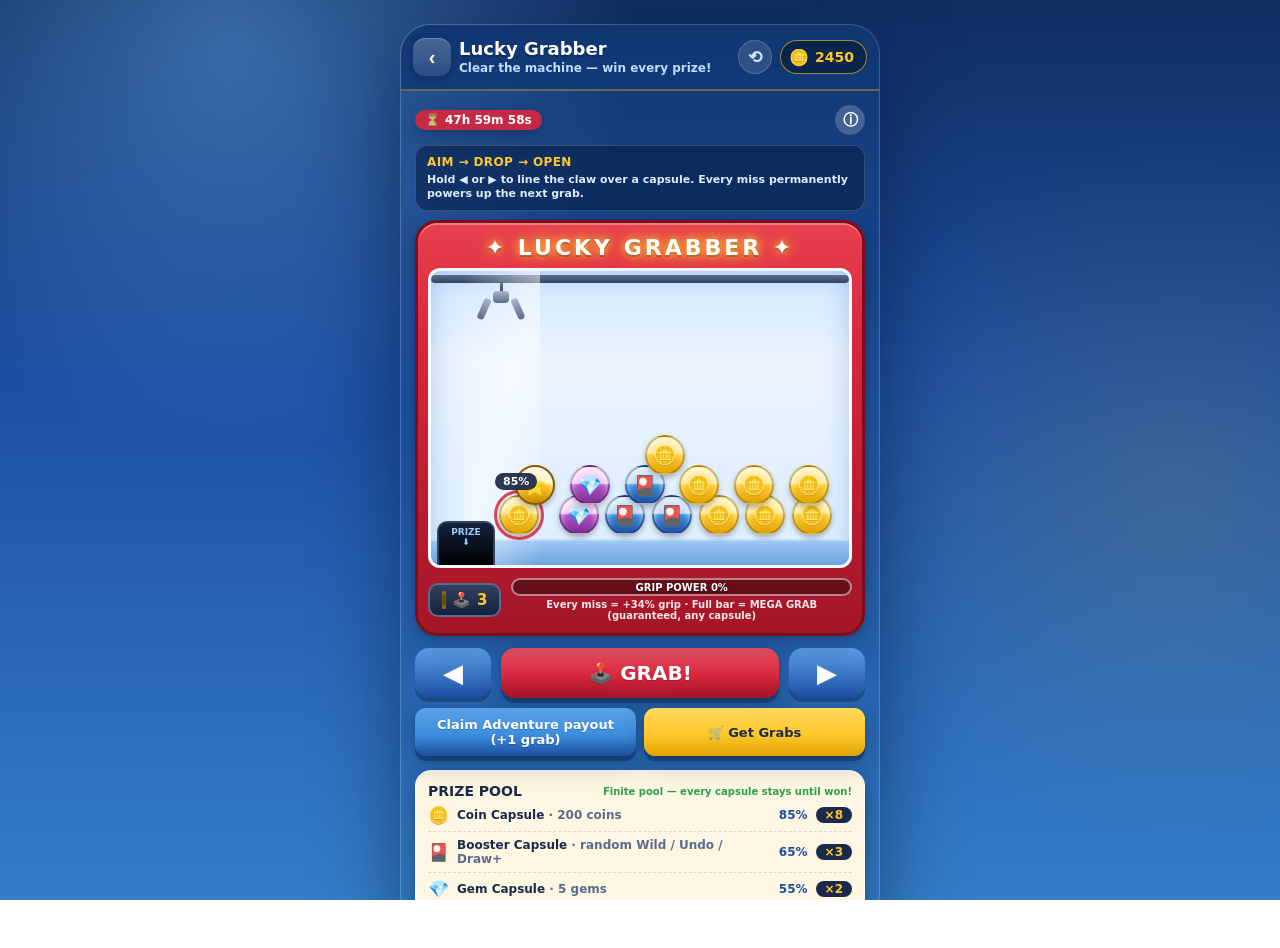
<file: mini-events/events/lucky-grabber.html>
<!DOCTYPE html>
<html>
<head>
<meta charset="UTF-8">
<meta name="viewport" content="width=device-width, initial-scale=1.0, maximum-scale=1.0, user-scalable=no, viewport-fit=cover">
<title>Lucky Grabber — Skip-Bo Mini Event</title>
<link rel="stylesheet" href="../shared/core.css">
<style>
  .hdr-row { display:flex; align-items:center; gap:8px; margin-bottom:10px; }
  .info-btn { margin-left:auto; width:30px; height:30px; border-radius:50%; border:none;
    background:rgba(255,255,255,0.2); color:#fff; font-weight:900; font-size:15px; cursor:pointer; }
  .strong-badge { display:inline-flex; align-items:center; gap:4px; background:linear-gradient(180deg,#ff6a3d,#D7263D);
    color:#fff; font-weight:800; font-size:12px; border-radius:999px; padding:3px 10px;
    box-shadow:0 0 12px rgba(255,80,40,0.8); animation:sbPulse 1.2s infinite; }

  /* ---------- cabinet ---------- */
  #cabinet { border-radius:22px; padding:10px 10px 12px; position:relative;
    background:linear-gradient(180deg,#e8404f 0%,#D7263D 30%,#a31527 100%);
    border:3px solid #7c0e1c; box-shadow:var(--sb-shadow), inset 0 2px 0 rgba(255,255,255,0.3); }
  body.premium #cabinet { background:linear-gradient(180deg,#3a3a3a 0%,#1c1c1c 60%,#000 100%);
    border-color:#FFC72C; box-shadow:0 0 22px rgba(255,199,44,0.45), var(--sb-shadow); }
  #marquee { text-align:center; font-weight:900; font-size:22px; letter-spacing:3px; padding:2px 0 8px;
    color:#fff; text-shadow:0 0 8px #FFC72C,0 0 18px #FFC72C,0 2px 0 rgba(0,0,0,0.4);
    animation:neon 3s linear infinite; }
  @keyframes neon {
    0%   { text-shadow:0 0 8px #FFC72C,0 0 20px #FFC72C,0 2px 0 rgba(0,0,0,.4); color:#fffbe8; }
    33%  { text-shadow:0 0 8px #3E8EDE,0 0 20px #3E8EDE,0 2px 0 rgba(0,0,0,.4); color:#eaf4ff; }
    66%  { text-shadow:0 0 8px #2E9E4F,0 0 20px #2E9E4F,0 2px 0 rgba(0,0,0,.4); color:#eaffee; }
    100% { text-shadow:0 0 8px #FFC72C,0 0 20px #FFC72C,0 2px 0 rgba(0,0,0,.4); color:#fffbe8; }
  }
  #glass { position:relative; height:300px; overflow:hidden; border-radius:12px;
    background:linear-gradient(180deg,#cfe6ff 0%,#eaf4ff 30%,#dceeff 100%);
    border:3px solid rgba(255,255,255,0.75); box-shadow:inset 0 0 24px rgba(29,79,161,0.25); }
  #glass::after { content:""; position:absolute; top:0; left:8%; width:18%; height:100%; pointer-events:none;
    background:linear-gradient(105deg,transparent,rgba(255,255,255,0.5),transparent); }
  #rail { position:absolute; top:4px; left:0; right:0; height:8px;
    background:linear-gradient(180deg,#5a6b8c,#33425f); border-radius:4px; }
  #pitFloor { position:absolute; bottom:0; left:0; right:0; height:26px;
    background:linear-gradient(180deg,#9cc8f5,#6ba3dd); border-top:2px solid rgba(255,255,255,0.6); }
  #chute { position:absolute; left:6px; bottom:0; width:58px; height:44px; border-radius:10px 10px 0 0;
    background:linear-gradient(180deg,#14213c,#000); border:2px solid #33425f; border-bottom:none;
    color:#9cc8f5; font-size:9px; font-weight:800; text-align:center; padding-top:4px; z-index:2; }

  /* ---------- claw ---------- */
  #claw { position:absolute; top:8px; width:0; display:flex; flex-direction:column; align-items:center;
    transition:left 0.12s linear; z-index:6; }
  #cable { width:3px; height:14px; background:linear-gradient(180deg,#7a89a8,#33425f);
    transition:height 0.5s ease-in-out; }
  #gripper { position:relative; width:44px; height:28px; margin-top:-2px;
    transition:transform 0.2s, filter 0.3s; }
  #gripper .hub { position:absolute; left:50%; top:0; width:16px; height:12px; margin-left:-8px;
    background:linear-gradient(180deg,#aab6cc,#5a6b8c); border-radius:4px; }
  #gripper .prong { position:absolute; top:8px; width:7px; height:22px; border-radius:5px 5px 8px 8px;
    background:linear-gradient(180deg,#aab6cc,#5a6b8c); transition:transform 0.22s ease; }
  #gripper .pl { left:6px; transform:rotate(24deg); transform-origin:top center; }
  #gripper .pr { right:6px; transform:rotate(-24deg); transform-origin:top center; }
  #claw.closed .pl { transform:rotate(-6deg); }
  #claw.closed .pr { transform:rotate(6deg); }
  #claw.mega #cable, #claw.mega .hub, #claw.mega .prong {
    background:linear-gradient(180deg,#ffe58a,#e0a400); }
  #claw.mega #gripper { filter:drop-shadow(0 0 8px #FFC72C); animation:sparkle 0.7s infinite; }
  #claw.strong #gripper { filter:drop-shadow(0 0 8px #ff4530); }
  #claw.strong .prong, #claw.strong .hub { background:linear-gradient(180deg,#ff8a75,#c22); }
  @keyframes sparkle { 0%,100%{ filter:drop-shadow(0 0 6px #FFC72C);} 50%{ filter:drop-shadow(0 0 16px #fff);} }

  /* ---------- capsules ---------- */
  .cap { position:absolute; width:40px; height:40px; border-radius:50%;
    display:grid; place-items:center; font-size:19px; z-index:3;
    border:2px solid rgba(0,0,0,0.2); box-shadow:0 3px 5px rgba(0,0,0,0.25), inset 0 6px 6px rgba(255,255,255,0.65); }
  .cap.coin { background:linear-gradient(180deg,#ffe58a 45%,#FFC72C 50%,#e0a400); }
  .cap.boost { background:linear-gradient(180deg,#bcd9f8 45%,#3E8EDE 50%,#1D4FA1); }
  .cap.gem { background:linear-gradient(180deg,#f0c9f5 45%,#b452c9 50%,#7b2e8f); }
  .cap.jack { background:linear-gradient(180deg,#fff3c4 45%,#FFC72C 50%,#c78900);
    border-color:#8a5c00; animation:jackGlow 1.4s infinite; }
  .cap.gold { background:linear-gradient(180deg,#ffe58a 45%,#c78900 50%,#1c1c1c); border-color:#FFC72C; }
  @keyframes jackGlow { 0%,100%{ box-shadow:0 0 6px 2px rgba(255,199,44,0.7), inset 0 6px 6px rgba(255,255,255,0.6);}
    50%{ box-shadow:0 0 16px 5px rgba(255,199,44,0.95), inset 0 6px 6px rgba(255,255,255,0.6);} }
  .cap.targeted { outline:3px solid rgba(215,38,61,0.85); outline-offset:2px; }
  .cap .lock { position:absolute; top:-8px; right:-6px; font-size:13px; }
  .cap.wobble { animation:wob 0.28s ease-in-out 2; }
  @keyframes wob { 0%,100%{transform:rotate(0);} 25%{transform:rotate(-12deg);} 75%{transform:rotate(12deg);} }
  .cap.tumble { animation:tum 0.8s ease-in-out; }
  @keyframes tum { 0%{transform:translateY(-70px) rotate(0);} 60%{transform:translateY(6px) rotate(300deg);}
    100%{transform:translateY(0) rotate(360deg);} }
  #oddsTag { position:absolute; z-index:7; background:rgba(27,42,74,0.92); color:#fff; font-size:11px;
    font-weight:800; padding:2px 8px; border-radius:999px; pointer-events:none; transition:left .12s linear;
    white-space:nowrap; }
  #oddsTag.mega { background:linear-gradient(180deg,#FFC72C,#e0a400); color:#1B2A4A; }
  .pop-txt { position:absolute; z-index:8; font-weight:900; font-size:15px; color:#D7263D;
    text-shadow:0 1px 0 #fff; pointer-events:none; animation:popUp 0.9s ease-out forwards; }
  @keyframes popUp { 0%{ transform:translateY(0) scale(0.6); opacity:0;} 20%{ opacity:1; transform:scale(1.15);}
    100%{ transform:translateY(-38px) scale(1); opacity:0;} }
  #clearBanner { position:absolute; inset:0; z-index:10; display:none; flex-direction:column; gap:8px;
    align-items:center; justify-content:center; background:rgba(20,57,111,0.82); text-align:center; }
  #clearBanner.show { display:flex; }
  #clearBanner h2 { color:#FFC72C; font-size:26px; margin:0; text-shadow:0 0 14px #FFC72C; animation:sbPulse 1s infinite; }

  /* ---------- coin slot / grip meter ---------- */
  #slotRow { display:flex; align-items:center; gap:10px; margin-top:10px; }
  #coinSlot { flex:0 0 auto; background:linear-gradient(180deg,#33425f,#14213c); color:#FFC72C;
    border:2px solid #5a6b8c; border-radius:10px; padding:6px 12px; font-weight:900; font-size:15px;
    display:flex; align-items:center; gap:6px; }
  #coinSlot .slit { width:4px; height:18px; background:#000; border-radius:2px; box-shadow:inset 0 0 4px #FFC72C; }
  #meterWrap { flex:1 1 auto; }
  #meter { height:18px; border-radius:999px; background:rgba(0,0,0,0.4); border:2px solid rgba(255,255,255,0.5);
    overflow:hidden; position:relative; }
  #meterFill { height:100%; width:0%; border-radius:999px; transition:width 0.6s cubic-bezier(0.22,1,0.36,1);
    background:linear-gradient(90deg,#3E8EDE,#2E9E4F,#FFC72C); }
  #meter.full #meterFill { animation:sparkle 0.7s infinite; background:linear-gradient(90deg,#FFC72C,#fff3c4,#FFC72C); }
  #meterTxt { position:absolute; inset:0; display:grid; place-items:center; font-size:10px; font-weight:900;
    color:#fff; text-shadow:0 1px 2px rgba(0,0,0,0.6); }
  .meter-note { font-size:10px; font-weight:700; color:#fff; opacity:0.9; margin-top:3px; text-align:center; }

  /* ---------- controls ---------- */
  .controls { display:flex; gap:10px; margin-top:12px; align-items:stretch; }
  .move-btn { flex:0 0 76px; border:none; border-radius:14px; font-size:26px; color:#fff; cursor:pointer;
    background:linear-gradient(180deg,#5ba0e8,#1D4FA1); box-shadow:0 4px 0 rgba(0,0,0,0.25); touch-action:none; }
  .move-btn:active { transform:translateY(2px); box-shadow:0 2px 0 rgba(0,0,0,0.25); }
  .grab-big { flex:1 1 auto; font-size:20px; }
  .earn-row { display:flex; gap:8px; margin-top:10px; }
  .earn-row .sb-btn { flex:1 1 0; }

  /* ---------- prize pool panel ---------- */
  .pool { margin-top:14px; padding:12px; }
  .pool-title { font-weight:900; font-size:14px; display:flex; justify-content:space-between; align-items:center; }
  .pool-note { font-size:10px; font-weight:700; color:#2E9E4F; }
  .pool-row { display:flex; align-items:center; gap:8px; padding:6px 0; border-bottom:1px dashed rgba(27,42,74,0.15);
    font-size:12px; font-weight:700; }
  .pool-row:last-child { border-bottom:none; }
  .pool-row .pico { font-size:17px; }
  .pool-row .pname { flex:1 1 auto; }
  .pool-row .pods { color:#1D4FA1; }
  .pool-row .pleft { background:#1B2A4A; color:#FFC72C; border-radius:999px; padding:1px 9px; font-weight:900; }
  .pool-row.gone { opacity:0.35; text-decoration:line-through; }

  /* ---------- shop modal ---------- */
  .shop-opt { display:flex; align-items:center; gap:10px; width:100%; margin-top:8px; border:none; cursor:pointer;
    background:#fff; border:2px solid rgba(27,42,74,0.15); border-radius:14px; padding:10px 12px; text-align:left;
    font-family:var(--sb-font); }
  .shop-opt:active { transform:scale(0.98); }
  .shop-opt .so-ico { font-size:24px; }
  .shop-opt .so-txt { flex:1 1 auto; }
  .shop-opt .so-name { font-weight:900; font-size:14px; color:var(--sb-ink); }
  .shop-opt .so-sub { font-size:11px; color:#5a6b8c; font-weight:700; }
  .shop-opt .so-price { font-weight:900; color:#fff; background:linear-gradient(180deg,#3fc167,#2E9E4F);
    border-radius:10px; padding:6px 10px; font-size:13px; }
  .shop-opt .so-price.free { background:linear-gradient(180deg,#5ba0e8,#1D4FA1); }
  .shop-opt:disabled { opacity:0.5; pointer-events:none; }
  .shop-opt.best { border-color:#FFC72C; box-shadow:0 0 0 2px rgba(255,199,44,0.5); position:relative; }

  /* ---------- capsule open modal ---------- */
  .cap-big { font-size:64px; display:inline-block; animation:capCrack 0.9s ease; }
  @keyframes capCrack { 0%{ transform:scale(0.4) rotate(0);} 30%{ transform:scale(1.2) rotate(-14deg);}
    50%{ transform:scale(1) rotate(12deg);} 70%{ transform:scale(1.25) rotate(-6deg);} 100%{ transform:scale(1) rotate(0);} }
  .open-chips { display:flex; flex-wrap:wrap; gap:6px; justify-content:center; margin:10px 0 14px; }
  .grab-rule{display:flex;flex-direction:column;gap:2px;margin:0 0 9px;padding:9px 11px;border-radius:12px;background:rgba(6,29,66,.55);border:1px solid rgba(255,255,255,.16);color:#ddecff;font-size:11px;line-height:1.3;font-weight:700}
  .grab-rule strong{color:var(--sb-yellow);font-size:12px;letter-spacing:.4px}
</style>
</head>
<body>
<div class="sb-app">
  <div class="sb-main">
    <div class="hdr-row">
      <span class="sb-timer-chip">⏳ <span id="cd">--</span></span>
      <span class="strong-badge" id="strongBadge" style="display:none">💪 <span id="strongT">5:00</span></span>
      <button class="info-btn" id="infoBtn" aria-label="Info">ⓘ</button>
    </div>
    <div class="grab-rule"><strong>AIM → DROP → OPEN</strong><span>Hold ◀ or ▶ to line the claw over a capsule. Every miss permanently powers up the next grab.</span></div>

    <div id="cabinet">
      <div id="marquee">✦ LUCKY GRABBER ✦</div>
      <div id="glass">
        <div id="rail"></div>
        <div id="chute">PRIZE<br>⬇</div>
        <div id="pitFloor"></div>
        <div id="claw"><div id="cable"></div>
          <div id="gripper"><div class="hub"></div><div class="prong pl"></div><div class="prong pr"></div></div>
        </div>
        <div id="oddsTag" style="display:none"></div>
        <div id="clearBanner">
          <h2>🏆 MACHINE CLEARED!</h2>
          <div style="color:#fff;font-weight:800;font-size:13px">Bonus +1000 coins collected!</div>
          <button class="sb-btn sb-btn-yellow sb-btn-sm" id="premiumBtn">👑 Premium Machine · $9.99</button>
          <button class="sb-btn sb-btn-blue sb-btn-sm" id="restartBtn">🔁 New standard machine (free)</button>
        </div>
      </div>
      <div id="slotRow">
        <div id="coinSlot"><span class="slit"></span>🕹️ <span id="grabCount">3</span></div>
        <div id="meterWrap">
          <div id="meter"><div id="meterFill"></div><div id="meterTxt">GRIP POWER 0%</div></div>
          <div class="meter-note">Every miss = <b>+34% grip</b> · Full bar = <b>MEGA GRAB</b> (guaranteed, any capsule)</div>
        </div>
      </div>
    </div>

    <div class="controls">
      <button class="move-btn" id="btnL">◀</button>
      <button class="sb-btn sb-btn-red grab-big" id="grabBtn">🕹️ GRAB!</button>
      <button class="move-btn" id="btnR">▶</button>
    </div>
    <div class="earn-row">
      <button class="sb-btn sb-btn-blue sb-btn-sm" id="earnBtn">Claim Adventure payout (+1 grab)</button>
      <button class="sb-btn sb-btn-yellow sb-btn-sm" id="shopBtn">🛒 Get Grabs</button>
    </div>

    <div class="sb-panel pool">
      <div class="pool-title">PRIZE POOL <span class="pool-note">Finite pool — every capsule stays until won!</span></div>
      <div id="poolList"></div>
    </div>
  </div>
</div>
<script src="../shared/core.js"></script>
<script>
(function () {
  "use strict";
  SB.init({ title: "Lucky Grabber", subtitle: "Clear the machine — win every prize!", resetKey: "lucky-grabber" });

  // ---------- tiers ----------
  var TIERS = {
    coin:  { ico: "🪙", name: "Coin Capsule",    odds: 0.85 },
    boost: { ico: "🎴", name: "Booster Capsule", odds: 0.65 },
    gem:   { ico: "💎", name: "Gem Capsule",     odds: 0.55 },
    jack:  { ico: "⭐", name: "GOLD JACKPOT",    odds: 0.30 },
    gold:  { ico: "🔒", name: "Guaranteed Gold", odds: 1.00 }
  };
  function poolDef(premium) {
    var caps = [];
    var i;
    for (i = 0; i < 8; i++) caps.push({ t: "coin", won: false });
    for (i = 0; i < (premium ? 4 : 3); i++) caps.push({ t: "boost", won: false });
    for (i = 0; i < (premium ? 3 : 2); i++) caps.push({ t: "gem", won: false });
    for (i = 0; i < (premium ? 2 : 1); i++) caps.push({ t: "jack", won: false });
    // shuffle order so pile placement varies
    for (i = caps.length - 1; i > 0; i--) { var j = (Math.random() * (i + 1)) | 0; var tmp = caps[i]; caps[i] = caps[j]; caps[j] = tmp; }
    return caps;
  }

  // ---------- state ----------
  var st = SB.store("lucky-grabber", {
    endTs: 0, grabs: 3, pity: 0, premium: false, cleared: false,
    strongUntil: 0, shuffleDay: "", caps: null
  });
  var S = st.data;
  if (!S.endTs || S.endTs <= Date.now()) { S.endTs = Date.now() + 48 * 3600 * 1000; }
  if (!S.caps) { S.caps = poolDef(false); }
  st.save();
  if (S.premium) document.body.classList.add("premium");

  // ---------- dom ----------
  var glass = document.getElementById("glass"), claw = document.getElementById("claw"),
      cable = document.getElementById("cable"), oddsTag = document.getElementById("oddsTag"),
      grabBtn = document.getElementById("grabBtn"), grabCount = document.getElementById("grabCount"),
      meter = document.getElementById("meter"), meterFill = document.getElementById("meterFill"),
      meterTxt = document.getElementById("meterTxt"), poolList = document.getElementById("poolList"),
      clearBanner = document.getElementById("clearBanner"), strongBadge = document.getElementById("strongBadge"),
      coinSlot = document.getElementById("coinSlot");

  SB.countdown(document.getElementById("cd"), S.endTs, function () { SB.toast("Event ended! (demo keeps running)"); });

  // ---------- capsule layout ----------
  var capEls = [];
  var CW = 40, ROW_H = 30;
  function layoutCapsules() {
    capEls.forEach(function (e) { if (e) e.remove(); });
    capEls = [];
    var W = glass.clientWidth, H = glass.clientHeight;
    var n = S.caps.length, sizes = [], rem = n, size = 7;
    while (rem > 0) { sizes.push(Math.min(size, rem)); rem -= size; size = Math.max(2, size - 1); }
    var idx = 0;
    S.caps.forEach(function (c, ci) {
      var row = 0, acc = 0;
      for (var r = 0; r < sizes.length; r++) { if (idx < acc + sizes[r]) { row = r; break; } acc += sizes[r]; }
      var posInRow = idx - acc, k = sizes[row];
      var usable = W - 78; // keep clear of chute on the left
      var x = 70 + (posInRow + 0.5) * usable / k - CW / 2 + (((ci * 37) % 13) - 6);
      var top = H - 30 - CW - row * ROW_H;
      idx++;
      if (c.won) { capEls.push(null); return; }
      var el = document.createElement("div");
      el.className = "cap " + c.t;
      el.textContent = c.t === "gold" ? "⭐" : TIERS[c.t].ico;
      if (c.t === "gold") el.innerHTML = "⭐<span class='lock'>🎯</span>";
      el.style.left = Math.max(66, Math.min(W - CW - 4, x)) + "px";
      el.style.top = top + "px";
      glass.appendChild(el);
      capEls.push(el);
    });
  }

  // ---------- claw movement ----------
  var clawX = 200, busy = false, moveIv = null;
  function clampX(x) { return Math.max(70, Math.min(glass.clientWidth - 26, x)); }
  function setClaw(x, slow) {
    clawX = clampX(x);
    claw.style.transition = slow ? "left 0.25s ease" : "left 0.12s linear";
    claw.style.left = clawX + "px";
    updateTarget();
  }
  function nearestCap() {
    var best = -1, bd = 1e9;
    S.caps.forEach(function (c, i) {
      if (c.won || !capEls[i]) return;
      var cx = capEls[i].offsetLeft + CW / 2, d = Math.abs(cx - clawX);
      if (d < bd) { bd = d; best = i; }
    });
    return best;
  }
  function effOdds(t) {
    if (S.pity >= 100) return 1;
    var o = TIERS[t].odds;
    if (t !== "gold" && Date.now() < S.strongUntil) o = Math.min(1, o + 0.25);
    return o;
  }
  var targetIdx = -1;
  function updateTarget() {
    var ni = nearestCap();
    if (targetIdx >= 0 && capEls[targetIdx]) capEls[targetIdx].classList.remove("targeted");
    targetIdx = ni;
    if (ni < 0) { oddsTag.style.display = "none"; return; }
    var el = capEls[ni]; el.classList.add("targeted");
    var mega = S.pity >= 100;
    oddsTag.style.display = "block";
    oddsTag.className = mega ? "mega" : ""; oddsTag.id = "oddsTag";
    oddsTag.textContent = mega ? "MEGA 100%" : Math.round(effOdds(S.caps[ni].t) * 100) + "%";
    oddsTag.style.left = (el.offsetLeft - 4) + "px";
    oddsTag.style.top = (el.offsetTop - 22) + "px";
  }
  function holdMove(btn, dir) {
    function start(e) { e.preventDefault(); if (busy) return; stop();
      moveIv = setInterval(function () { setClaw(clawX + dir * 4); }, 16); }
    function stop() { clearInterval(moveIv); moveIv = null; }
    btn.addEventListener("pointerdown", start);
    ["pointerup", "pointerleave", "pointercancel"].forEach(function (ev) { btn.addEventListener(ev, stop); });
  }
  holdMove(document.getElementById("btnL"), -1);
  holdMove(document.getElementById("btnR"), 1);
  var dragging = false;
  glass.addEventListener("pointerdown", function (e) { if (busy) return; dragging = true;
    setClaw(e.clientX - glass.getBoundingClientRect().left); });
  glass.addEventListener("pointermove", function (e) { if (dragging && !busy)
    setClaw(e.clientX - glass.getBoundingClientRect().left); });
  ["pointerup", "pointerleave", "pointercancel"].forEach(function (ev) {
    glass.addEventListener(ev, function () { dragging = false; }); });

  // ---------- renders ----------
  function renderGrabs() {
    grabCount.textContent = S.grabs;
    grabBtn.textContent = S.pity >= 100 ? "⚡ MEGA GRAB!" : "🕹️ GRAB!";
  }
  function renderMeter() {
    var p = Math.min(100, S.pity);
    meterFill.style.width = p + "%";
    meterTxt.textContent = p >= 100 ? "MEGA GRAB READY!" : "GRIP POWER " + p + "%";
    meter.classList.toggle("full", p >= 100);
    claw.classList.toggle("mega", p >= 100);
    updateTarget();
  }
  function contentsLabel(t) {
    if (S.premium) {
      if (t === "coin") return "300 coins"; if (t === "jack") return "3000 coins + 3 Wild + Avatar Frame";
    }
    return { coin: "200 coins", boost: "random Wild / Undo / Draw+", gem: S.premium ? "8 gems" : "5 gems",
      jack: "2000 coins + 2 Wild + Avatar Frame", gold: "800 coins + 3 gems (guaranteed!)" }[t];
  }
  function renderPool() {
    var order = ["coin", "boost", "gem", "jack", "gold"], html = "";
    order.forEach(function (t) {
      var tot = 0, left = 0;
      S.caps.forEach(function (c) { if (c.t === t) { tot++; if (!c.won) left++; } });
      if (!tot) return;
      html += '<div class="pool-row' + (left ? "" : " gone") + '"><span class="pico">' + (t === "gold" ? "⭐🎯" : TIERS[t].ico) +
        '</span><span class="pname">' + TIERS[t].name + " <span class='sb-muted'>· " + contentsLabel(t) +
        '</span></span><span class="pods">' + Math.round(TIERS[t].odds * 100) + '%</span><span class="pleft">×' + left + "</span></div>";
    });
    poolList.innerHTML = html;
  }
  function renderStrong() {
    var left = S.strongUntil - Date.now();
    var on = left > 0;
    strongBadge.style.display = on ? "" : "none";
    claw.classList.toggle("strong", on && S.pity < 100);
    if (on) {
      var m = Math.floor(left / 60000), s = Math.floor((left % 60000) / 1000);
      document.getElementById("strongT").textContent = m + ":" + String(s).padStart(2, "0");
    }
  }
  setInterval(renderStrong, 1000);

  // ---------- grab sequence ----------
  function wait(ms) { return new Promise(function (res) { setTimeout(res, ms); }); }
  function pop(x, y, txt) {
    var p = document.createElement("div");
    p.className = "pop-txt"; p.textContent = txt;
    p.style.left = x + "px"; p.style.top = y + "px";
    glass.appendChild(p);
    setTimeout(function () { p.remove(); }, 950);
  }
  function capRewards(t) {
    if (t === "coin") return [{ type: "coins", amount: S.premium ? 300 : 200 }];
    if (t === "boost") { var b = ["wild", "undo", "draw"][(Math.random() * 3) | 0]; return [{ type: b, amount: 1 }]; }
    if (t === "gem") return [{ type: "gem", amount: S.premium ? 8 : 5 }];
    if (t === "gold") return [{ type: "coins", amount: 800 }, { type: "gem", amount: 3 }];
    return [{ type: "coins", amount: S.premium ? 3000 : 2000 }, { type: "wild", amount: S.premium ? 3 : 2 }];
  }
  function openCapsule(t) {
    var rws = capRewards(t);
    var chips = rws.map(SB.rewardChip).join("");
    if (t === "jack") chips += '<span class="sb-reward"><span class="ico">🖼️</span>Exclusive Avatar Frame</span>';
    var m = SB.modal(
      '<div class="cap-big">' + (t === "gold" ? "⭐" : TIERS[t].ico) + "</div>" +
      "<h3 style='margin:6px 0'>" + (t === "jack" ? "JACKPOT!!!" : "Capsule opened!") + "</h3>" +
      '<div class="open-chips">' + chips + "</div>" +
      '<button class="sb-btn sb-btn-green sb-btn-block" id="collectBtn">Collect!</button>');
    setTimeout(function () {
      SB.grantRewards(rws, m.el.querySelector(".cap-big"));
      SB.confetti(window.innerWidth / 2, window.innerHeight / 2, t === "jack" ? 160 : 80);
    }, 500);
    m.el.querySelector("#collectBtn").addEventListener("click", m.close);
  }
  async function doGrab() {
    if (busy) return;
    if (S.grabs <= 0) {
      grabBtn.classList.remove("sb-shake"); void grabBtn.offsetWidth; grabBtn.classList.add("sb-shake");
      coinSlot.classList.add("sb-shake"); setTimeout(function () { coinSlot.classList.remove("sb-shake"); }, 450);
      SB.haptic(30); openShop("Out of grabs!"); return;
    }
    var ti = nearestCap();
    if (ti < 0) return;
    busy = true; dragging = false;
    S.grabs--; st.save(); renderGrabs();
    var mega = S.pity >= 100;
    var el = capEls[ti], c = S.caps[ti];
    var capX = el.offsetLeft, capY = el.offsetTop;
    setClaw(capX + CW / 2, true);
    oddsTag.style.display = "none";
    await wait(280);
    // descend
    var targetH = capY - 8 - 20;
    cable.style.height = targetH + "px";
    await wait(540);
    claw.classList.add("closed"); SB.haptic(12);
    await wait(240);
    var win = mega || Math.random() < effOdds(c.t) || c.t === "gold";
    if (win) {
      // carry up
      el.classList.remove("targeted");
      el.style.transition = "left 0.6s ease-in-out, top 0.55s ease-in-out";
      cable.style.height = "14px";
      el.style.top = (8 + 14 + 18) + "px";
      el.style.left = (clawX - CW / 2) + "px";
      await wait(580);
      // travel to chute
      setClaw(90, true);
      claw.style.transition = "left 0.6s ease-in-out";
      claw.style.left = "90px";
      el.style.left = (90 - CW / 2) + "px";
      await wait(640);
      claw.classList.remove("closed");
      el.style.transition = "top 0.45s cubic-bezier(0.5,0,0.8,0.4), opacity 0.45s";
      el.style.top = (glass.clientHeight - 30) + "px";
      el.style.opacity = "0";
      SB.haptic(18);
      await wait(470);
      c.won = true;
      if (mega) { S.pity = 0; pop(60, glass.clientHeight - 90, "MEGA GRAB!"); }
      st.save();
      el.remove(); capEls[ti] = null;
      renderMeter(); renderPool();
      openCapsule(c.t);
      await wait(200);
      busy = false;
      checkCleared();
    } else {
      // near-miss slip: wobble, lift halfway, drop back
      el.classList.add("wobble");
      await wait(300);
      var lift = 34;
      el.style.transition = "top 0.4s ease-in-out";
      cable.style.height = (targetH - lift) + "px";
      el.style.top = (capY - lift) + "px";
      await wait(430);
      claw.classList.remove("closed"); SB.haptic(25);
      el.style.transition = "top 0.5s cubic-bezier(0.34,1.8,0.64,1)";
      el.style.top = capY + "px";
      el.classList.remove("wobble");
      pop(capX - 6, capY - 34, "So close!");
      S.pity = Math.min(100, S.pity + 34);
      st.save();
      renderMeter();
      pop(20, glass.clientHeight - 60, "+34% GRIP");
      if (S.pity >= 100) SB.toast("MEGA GRAB ready — next grab is guaranteed!");
      cable.style.height = "14px";
      await wait(550);
      el.style.transition = "";
      busy = false;
      if (S.grabs <= 0) setTimeout(function () { openShop("Out of grabs!"); }, 500);
    }
  }
  grabBtn.addEventListener("click", doGrab);

  // ---------- machine cleared ----------
  function checkCleared() {
    if (S.caps.some(function (c) { return !c.won; })) return;
    clearBanner.classList.add("show");
    oddsTag.style.display = "none";
    if (!S.cleared) {
      S.cleared = true; st.save();
      setTimeout(function () {
        SB.grantRewards([{ type: "coins", amount: 1000 }], clearBanner);
        SB.confetti(window.innerWidth / 2, 220, 180);
      }, 400);
    }
    document.getElementById("premiumBtn").style.display = S.premium ? "none" : "";
  }
  function newMachine(premium) {
    S.premium = premium; S.caps = poolDef(premium); S.cleared = false; S.pity = 0;
    st.save();
    document.body.classList.toggle("premium", premium);
    clearBanner.classList.remove("show");
    layoutCapsules(); renderPool(); renderMeter(); renderGrabs();
    capEls.forEach(function (e) { if (e) e.classList.add("tumble"); });
  }
  document.getElementById("premiumBtn").addEventListener("click", function () {
    SB.buyIAP({
      label: "👑 Premium Machine", price: "$9.99",
      sub: "Gold cabinet · richer capsules · TWO jackpots · +5 grabs included",
      contents: [{ type: "grab", amount: 5 }], grant: false,
      onSuccess: function () { S.grabs += 5; newMachine(true); SB.toast("Premium Machine unlocked! 👑"); }
    });
  });
  document.getElementById("restartBtn").addEventListener("click", function () {
    newMachine(S.premium); SB.toast("Fresh machine loaded!");
  });

  // ---------- shop ----------
  function today() { return new Date().toDateString(); }
  function openShop(title) {
    var shuffleUsed = S.shuffleDay === today();
    var m = SB.modal(
      "<h3 style='margin:0 0 2px'>" + (title || "Grab Shop") + "</h3>" +
      "<div class='sb-muted' style='font-size:12px;font-weight:700;margin-bottom:4px'>All odds shown on machine · finite pool · misses always charge your grip meter</div>" +
      '<button class="shop-opt" id="op1"><span class="so-ico">🕹️</span><span class="so-txt"><span class="so-name">3 Grabs</span><br><span class="so-sub">Quick top-up</span></span><span class="so-price">$0.99</span></button>' +
      '<button class="shop-opt best" id="op2"><span class="so-ico">⭐</span><span class="so-txt"><span class="so-name">10 Grabs + Guaranteed Gold Capsule</span><br><span class="so-sub">Gold capsule added to the pool — 🎯 lock-on, 100% grab</span></span><span class="so-price">$4.99</span></button>' +
      '<button class="shop-opt" id="op3"><span class="so-ico">💪</span><span class="so-txt"><span class="so-name">Strong Claw (5 min)</span><br><span class="so-sub">ALL success chances +25% · claw glows red</span></span><span class="so-price">$1.99</span></button>' +
      '<button class="shop-opt" id="op4" ' + (shuffleUsed ? "disabled" : "") + '><span class="so-ico">🔀</span><span class="so-txt"><span class="so-name">Shuffle Machine</span><br><span class="so-sub">' + (shuffleUsed ? "Used today — back tomorrow!" : "Re-pile the capsules") + '</span></span><span class="so-price free">FREE 1/day</span></button>' +
      '<button class="sb-sheet-cancel" id="opX">No thanks</button>');
    m.el.querySelector("#opX").addEventListener("click", m.close);
    m.el.querySelector("#op1").addEventListener("click", function () {
      m.close();
      SB.buyIAP({ label: "3 Grabs", price: "$0.99", sub: "Lucky Grabber · instant delivery",
        contents: [{ type: "grab", amount: 3 }], grant: false,
        onSuccess: function () { S.grabs += 3; st.save(); renderGrabs(); SB.toast("+3 Grabs! Good luck! 🕹️"); } });
    });
    m.el.querySelector("#op2").addEventListener("click", function () {
      m.close();
      SB.buyIAP({ label: "10 Grabs + Guaranteed Gold Capsule", price: "$4.99",
        sub: "Gold capsule drops into the pool with a 🎯 lock-on — 100% grab chance",
        contents: [{ type: "grab", amount: 10 }, { type: "star", amount: 1 }], grant: false,
        onSuccess: function () {
          S.grabs += 10;
          S.caps.push({ t: "gold", won: false });
          st.save(); renderGrabs(); layoutCapsules(); renderPool();
          capEls.forEach(function (e) { if (e) e.classList.add("tumble"); });
          SB.toast("Gold capsule added — it can't escape! 🎯");
        } });
    });
    m.el.querySelector("#op3").addEventListener("click", function () {
      m.close();
      SB.buyIAP({ label: "💪 Strong Claw", price: "$1.99", sub: "All success chances +25% for 5 minutes", grant: false,
        onSuccess: function () {
          S.strongUntil = Date.now() + 5 * 60 * 1000; st.save();
          renderStrong(); updateTarget(); SB.toast("Strong Claw active — odds +25%! 💪");
        } });
    });
    m.el.querySelector("#op4").addEventListener("click", function () {
      m.close();
      S.shuffleDay = today();
      // shuffle remaining capsule order
      for (var i = S.caps.length - 1; i > 0; i--) { var j = (Math.random() * (i + 1)) | 0; var t2 = S.caps[i]; S.caps[i] = S.caps[j]; S.caps[j] = t2; }
      st.save(); layoutCapsules(); renderPool();
      capEls.forEach(function (e) { if (e) e.classList.add("tumble"); });
      SB.haptic(20); SB.toast("Machine shuffled! 🔀");
    });
  }
  document.getElementById("shopBtn").addEventListener("click", function () { openShop("Grab Shop"); });

  // ---------- earn button ----------
  var earnBtn = document.getElementById("earnBtn");
  earnBtn.addEventListener("click", function () {
    earnBtn.disabled = true;
    earnBtn.textContent = "🃏 Playing level…";
    setTimeout(function () {
      S.grabs++; st.save(); renderGrabs();
      earnBtn.disabled = false;
      earnBtn.textContent = "🃏 Play a level (+1 grab)";
      SB.haptic(20);
      SB.toast("Level complete! +1 Grab 🕹️");
      SB.confetti(window.innerWidth / 2, window.innerHeight - 220, 40);
      coinSlot.classList.add("sb-bounce"); setTimeout(function () { coinSlot.classList.remove("sb-bounce"); }, 550);
    }, 1200);
  });

  // ---------- info ----------
  document.getElementById("infoBtn").addEventListener("click", function () {
    var m = SB.modal(
      "<h3>🕹️ Lucky Grabber</h3>" +
      "<p style='font-size:13px;text-align:left;line-height:1.5'>Hold ◀ or ▶ to position the claw, then press GRAB. Every capsule remains in the visible prize pool until won. The listed percentage is its catch chance, and each miss adds +34% GRIP POWER. A full meter guarantees the next catch, so every attempt moves you closer to clearing the machine.</p>" +
      "<button class='sb-btn sb-btn-blue sb-btn-block' id='okI'>Got it!</button>");
    m.el.querySelector("#okI").addEventListener("click", m.close);
  });

  // ---------- boot ----------
  layoutCapsules();
  setClaw(glass.clientWidth * 0.55);
  renderGrabs(); renderMeter(); renderPool(); renderStrong();
  checkCleared();
  window.addEventListener("resize", function () { layoutCapsules(); setClaw(clawX); renderMeter(); });
})();
</script>
</body>
</html>
</file>
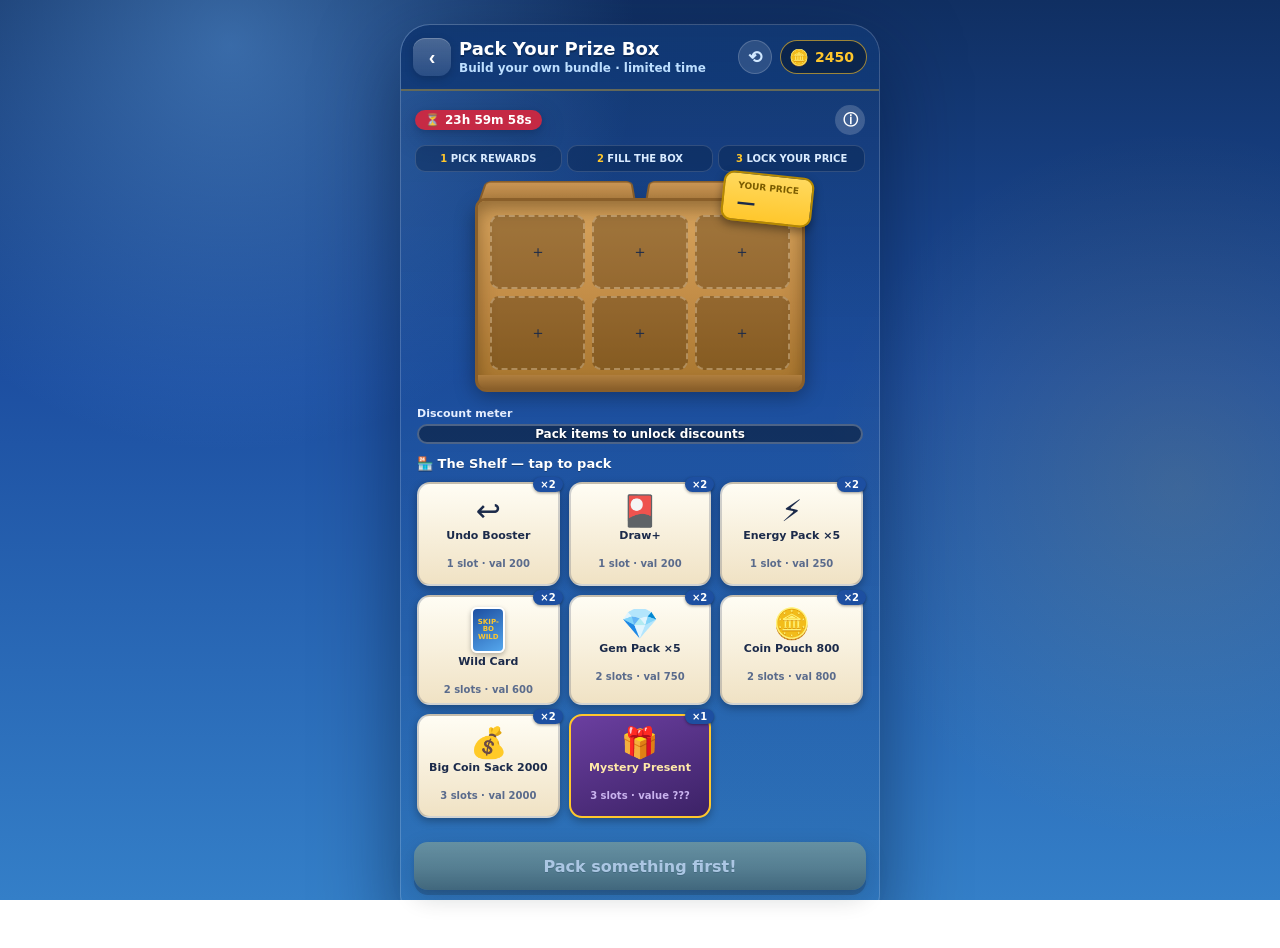
<file: mini-events/events/prize-box.html>
<!DOCTYPE html>
<html>
<head>
<meta charset="UTF-8">
<meta name="viewport" content="width=device-width, initial-scale=1.0, maximum-scale=1.0, user-scalable=no, viewport-fit=cover">
<title>Pack Your Prize Box</title>
<link rel="stylesheet" href="../shared/core.css">
<style>
  .pb-banner { display:flex; align-items:center; justify-content:space-between; margin-bottom:10px; }
  .pb-info-btn {
    width:30px; height:30px; border-radius:50%; border:none; cursor:pointer;
    background:rgba(255,255,255,0.18); color:#fff; font-weight:900; font-size:15px;
    display:grid; place-items:center;
  }
  .pb-info-btn:active { transform:scale(0.9); }

  /* ---------- box art ---------- */
  .pb-box-wrap { position:relative; margin:26px auto 8px; width:min(330px, 92%); }
  .pb-flap { position:absolute; top:-20px; height:26px; width:46%;
    background:linear-gradient(180deg,#c89454,#b07f3f);
    border:2px solid #8a5f2a; border-bottom:none; z-index:0; }
  .pb-flap.l { left:2%; transform:perspective(220px) rotateX(38deg) skewX(-4deg); border-radius:6px 6px 0 0; }
  .pb-flap.r { right:2%; transform:perspective(220px) rotateX(38deg) skewX(4deg); border-radius:6px 6px 0 0; }
  .pb-box {
    position:relative; z-index:1;
    background:linear-gradient(180deg,#d9a55e 0%, #c08a44 60%, #a9772f 100%);
    border:3px solid #8a5f2a; border-radius:10px;
    box-shadow:inset 0 8px 18px rgba(60,35,5,0.45), 0 10px 20px rgba(0,0,0,0.35);
    padding:14px 12px 12px;
  }
  .pb-box::before { /* front lip */
    content:""; position:absolute; left:-3px; right:-3px; bottom:-10px; height:14px;
    background:linear-gradient(180deg,#b07f3f,#8a5f2a); border-radius:0 0 12px 12px;
    border:3px solid #8a5f2a; border-top:none;
  }
  .pb-grid { display:grid; grid-template-columns:repeat(3,1fr); grid-auto-flow:row dense; gap:7px; }
  .pb-grid.deluxe { grid-template-columns:repeat(4,1fr); }
  .pb-cell, .pb-slot {
    min-height:74px; border-radius:9px;
    display:flex; flex-direction:column; align-items:center; justify-content:center; gap:2px;
  }
  .pb-cell {
    background:rgba(60,35,5,0.35);
    border:2px dashed rgba(255,235,200,0.35);
  }
  .pb-slot {
    background:linear-gradient(180deg,#fffdf4,#f4e6c8);
    border:2px solid rgba(138,95,42,0.55);
    box-shadow:0 3px 6px rgba(0,0,0,0.3);
    width:100%; padding:0; font:inherit; cursor:pointer; position:relative;
    animation:pbDrop 0.35s cubic-bezier(0.34,1.56,0.64,1);
  }
  .pb-slot .ic { font-size:26px; line-height:1; }
  .pb-slot .nm { font-size:9px; font-weight:800; color:var(--sb-ink); text-align:center; padding:0 3px; }
  .pb-slot .rm { position:absolute; top:-6px; right:-6px; width:18px; height:18px; border-radius:50%;
    background:var(--sb-red); color:#fff; font-size:11px; font-weight:900;
    display:grid; place-items:center; box-shadow:0 1px 3px rgba(0,0,0,0.4); }
  .pb-slot.myst { background:linear-gradient(160deg,#6b3fa0,#3c2266); border-color:#ffd95e; }
  .pb-slot.myst .nm { color:#ffe9a8; }
  .pb-slot.prem { background:linear-gradient(160deg,#ffe9a8,#ffc72c); border-color:#b58900; }
  @keyframes pbDrop { from { transform:scale(1.5) translateY(-30px); opacity:0; } to { transform:scale(1) translateY(0); opacity:1; } }

  .pb-tag {
    position:absolute; top:-24px; right:-8px; z-index:5;
    background:linear-gradient(180deg,#ffd95e,var(--sb-yellow));
    color:var(--sb-ink); font-weight:900; font-size:19px;
    padding:7px 13px; border-radius:11px; transform:rotate(6deg);
    box-shadow:0 4px 10px rgba(0,0,0,0.4); border:2px solid #b58900;
  }
  .pb-tag small { display:block; font-size:9px; font-weight:800; color:#7a5c00; }
  .pb-tag .was { text-decoration:line-through; color:#a31527; font-size:11px; margin-right:4px; }

  .pb-burst {
    position:absolute; top:-34px; left:-14px; z-index:6;
    width:78px; height:78px; display:grid; place-items:center;
    background:conic-gradient(var(--sb-red) 0 20deg,#ef5468 20deg 40deg,var(--sb-red) 40deg 60deg,#ef5468 60deg 80deg,var(--sb-red) 80deg 100deg,#ef5468 100deg 120deg,var(--sb-red) 120deg 140deg,#ef5468 140deg 160deg,var(--sb-red) 160deg 180deg,#ef5468 180deg 200deg,var(--sb-red) 200deg 220deg,#ef5468 220deg 240deg,var(--sb-red) 240deg 260deg,#ef5468 260deg 280deg,var(--sb-red) 280deg 300deg,#ef5468 300deg 320deg,var(--sb-red) 320deg 340deg,#ef5468 340deg);
    border-radius:50%;
    color:#fff; font-weight:900; font-size:13px; text-align:center; line-height:1.05;
    transform:rotate(-12deg); animation:pbStar 1.4s ease-in-out infinite;
    text-shadow:0 1px 2px rgba(0,0,0,0.5);
  }
  @keyframes pbStar { 0%,100% { transform:rotate(-12deg) scale(1);} 50% { transform:rotate(-6deg) scale(1.12);} }

  /* ---------- discount meter ---------- */
  .pb-meter-wrap { margin:22px 2px 12px; }
  .pb-meter-lbl { display:flex; justify-content:space-between; font-size:11px; font-weight:800; color:#e6efff; margin-bottom:4px; }
  .pb-meter { height:20px; border-radius:999px; background:rgba(0,0,0,0.4); border:2px solid rgba(255,255,255,0.25); overflow:hidden; position:relative; }
  .pb-meter-fill { height:100%; width:0%; border-radius:999px;
    background:linear-gradient(90deg,var(--sb-green),#7ee29a 50%,var(--sb-yellow));
    transition:width 0.45s cubic-bezier(0.22,1,0.36,1); }
  .pb-meter-txt { position:absolute; inset:0; display:grid; place-items:center;
    font-size:12px; font-weight:900; color:#fff; text-shadow:0 1px 2px rgba(0,0,0,0.6); }

  /* ---------- shelf ---------- */
  .pb-shelf-title { color:#fff; font-weight:800; font-size:13px; margin:4px 2px 7px; text-shadow:0 1px 0 rgba(0,0,0,0.3); }
  .pb-shelf { display:grid; grid-template-columns:repeat(3,minmax(0,1fr)); gap:9px; padding:4px 2px 14px; }
  .pb-item {
    min-width:0; min-height:104px; border-radius:13px; padding:10px 6px 8px;
    background:linear-gradient(180deg,#fffdf4,#f0e2c4);
    border:2px solid rgba(27,42,74,0.2);
    box-shadow:0 3px 8px rgba(0,0,0,0.3);
    display:flex; flex-direction:column; align-items:center; gap:3px;
    width:100%; color:inherit; font:inherit; cursor:pointer; position:relative; transition:transform 0.1s;
  }
  .pb-item:active { transform:scale(0.94); }
  .pb-item .ic { font-size:30px; line-height:1.1; }
  .pb-item .nm { font-size:11px; font-weight:900; text-align:center; color:var(--sb-ink); line-height:1.15; min-height:25px; }
  .pb-item .meta { font-size:10px; font-weight:800; color:#5a6b8c; text-align:center; }
  .pb-item .stock { position:absolute; top:-7px; right:-5px; background:var(--sb-blue); color:#fff;
    font-size:10px; font-weight:900; border-radius:999px; padding:2px 7px; box-shadow:0 1px 3px rgba(0,0,0,0.4); }
  .pb-item.out { filter:grayscale(0.9); opacity:0.5; }
  .pb-item.myst { background:linear-gradient(160deg,#6b3fa0,#3c2266); border-color:var(--sb-yellow); }
  .pb-item.myst .nm { color:#ffe9a8; } .pb-item.myst .meta { color:#c9b3ee; }
  .pb-item.prem { background:linear-gradient(160deg,#fff3c9,#ffd95e); border-color:#b58900; }
  .pb-item.shimmer { animation:pbShimmer 1.1s ease-in-out 3; box-shadow:0 0 18px 4px rgba(255,199,44,0.8); }
  @keyframes pbShimmer { 0%,100% { transform:scale(1);} 50% { transform:scale(1.09) rotate(-2deg);} }

  /* ---------- docked CTA ---------- */
  .pb-cta-bar {
    position:fixed; bottom:calc(env(safe-area-inset-bottom,0px) + 10px); left:50%;
    transform:translateX(-50%); width:min(452px, calc(100% - 24px)); z-index:90;
  }
  .sb-demo-reset { bottom:calc(env(safe-area-inset-bottom,0px) + 72px); }
  .sb-main { padding-bottom:calc(env(safe-area-inset-bottom,0px) + 96px); }

  /* ---------- fly ---------- */
  .pb-fly { position:fixed; z-index:400; font-size:26px; pointer-events:none;
    transition:all 0.55s cubic-bezier(0.5,-0.15,0.55,1.1); }

  /* ---------- unboxing overlay ---------- */
  .pb-ovl { position:fixed; inset:0; z-index:260; background:rgba(10,20,40,0.88);
    display:flex; flex-direction:column; align-items:center; justify-content:center; padding:20px; }
  .pb-ovl h2 { color:#fff; font-size:20px; margin:0 0 16px; text-shadow:0 2px 0 rgba(0,0,0,0.4); }
  .pb-closed { position:relative; width:170px; height:120px;
    background:linear-gradient(180deg,#d9a55e,#a9772f); border:3px solid #8a5f2a; border-radius:10px;
    box-shadow:0 10px 24px rgba(0,0,0,0.5); }
  .pb-lid { position:absolute; top:-14px; left:-6px; right:-6px; height:26px;
    background:linear-gradient(180deg,#c89454,#a9772f); border:3px solid #8a5f2a; border-radius:8px;
    transition:all 0.5s cubic-bezier(0.34,1.4,0.64,1); }
  .pb-tape { position:absolute; top:46px; left:0; height:20px; width:100%;
    background:rgba(255,230,150,0.85); border-top:1px dashed #b58900; border-bottom:1px dashed #b58900;
    transform:scaleX(0); transform-origin:left; transition:transform 0.7s ease; }
  .pb-closed.taped .pb-tape { transform:scaleX(1); }
  .pb-closed.shaking { animation:pbShakeHard 0.55s ease-in-out 2; }
  @keyframes pbShakeHard { 0%,100% { transform:rotate(0);} 20% { transform:rotate(-5deg) translateX(-4px);} 40% { transform:rotate(4deg) translateX(4px);} 60% { transform:rotate(-4deg);} 80% { transform:rotate(3deg);} }
  .pb-closed.open .pb-lid { transform:translateY(-120px) rotate(-32deg); opacity:0; }
  .pb-reveals { display:flex; flex-wrap:wrap; gap:9px; justify-content:center; max-width:360px; margin-top:20px; min-height:90px; }
  .pb-rev { width:86px; padding:9px 5px; border-radius:12px; text-align:center;
    background:linear-gradient(180deg,#fffdf4,#f0e2c4); border:2px solid var(--sb-yellow);
    box-shadow:0 0 14px rgba(255,199,44,0.55);
    animation:pbRevPop 0.45s cubic-bezier(0.34,1.56,0.64,1); }
  .pb-rev .ic { font-size:30px; } .pb-rev .nm { font-size:10px; font-weight:800; color:var(--sb-ink); }
  @keyframes pbRevPop { from { transform:scale(0) rotate(-14deg); opacity:0; } to { transform:scale(1) rotate(0); opacity:1; } }
  .pb-rev.flip { animation:pbFlip 0.9s ease-in-out; }
  @keyframes pbFlip { 0% { transform:rotateY(0);} 40% { transform:rotateY(540deg) scale(1.25);} 100% { transform:rotateY(720deg) scale(1);} }
  .pb-ovl .pb-done { margin-top:22px; }

  /* ---------- deluxe upsell ---------- */
  .pb-deluxe { margin-top:14px; padding:13px;
    background:linear-gradient(160deg,#3c2266,#6b3fa0); border:2px solid var(--sb-yellow);
    border-radius:var(--sb-radius); color:#fff; box-shadow:var(--sb-shadow);
    animation:sbPop 0.4s cubic-bezier(0.34,1.56,0.64,1); }
  .pb-deluxe h3 { margin:0 0 4px; font-size:16px; color:var(--sb-yellow); }
  .pb-deluxe p { margin:0 0 10px; font-size:12px; color:#e3d5ff; }
  .pb-mode-chip { display:inline-block; background:var(--sb-yellow); color:var(--sb-ink);
    font-size:10px; font-weight:900; border-radius:999px; padding:2px 9px; margin-left:6px; vertical-align:2px; }
  .pb-loop {
    display:grid; grid-template-columns:repeat(3,1fr); gap:5px; margin:0 0 8px;
    color:#d9ebff; font-size:10px; font-weight:900; text-align:center;
  }
  .pb-loop span { padding:7px 4px; border-radius:10px; background:rgba(9,34,75,.42); border:1px solid rgba(255,255,255,.14); }
  .pb-loop b { color:var(--sb-yellow); }
  .pb-wild-card {
    display:grid; place-items:center; width:34px; height:46px; border-radius:6px;
    background:linear-gradient(150deg,#1D4FA1,#55a7ed); border:2px solid #fff;
    box-shadow:0 2px 5px rgba(0,0,0,.28); color:#FFC72C; font-size:7px;
    line-height:1.05; font-weight:900; text-align:center;
  }
  @media(max-width:360px){ .pb-shelf{grid-template-columns:repeat(2,minmax(0,1fr));} }
</style>
</head>
<body>
<div class="sb-app">
  <div class="sb-main">
    <div class="pb-banner">
      <span class="sb-timer-chip">⏳ <span id="pb-timer">--</span></span>
      <button class="pb-info-btn" id="pb-info">ⓘ</button>
    </div>
    <div class="pb-loop"><span><b>1</b> PICK REWARDS</span><span><b>2</b> FILL THE BOX</span><span><b>3</b> LOCK YOUR PRICE</span></div>

    <div class="pb-box-wrap" id="pb-box-wrap">
      <div class="pb-flap l"></div><div class="pb-flap r"></div>
      <div class="pb-tag" id="pb-tag"><small>YOUR PRICE</small><span id="pb-tag-txt">$0.99</span></div>
      <div class="pb-box"><div class="pb-grid" id="pb-grid"></div></div>
    </div>

    <div class="pb-meter-wrap">
      <div class="pb-meter-lbl"><span>Discount meter</span><span id="pb-value-lbl"></span></div>
      <div class="pb-meter"><div class="pb-meter-fill" id="pb-meter-fill"></div>
        <div class="pb-meter-txt" id="pb-meter-txt">Pack items to unlock discounts</div></div>
    </div>

    <div class="pb-shelf-title" id="pb-shelf-title">🏪 The Shelf — tap to pack</div>
    <div class="pb-shelf" id="pb-shelf"></div>

    <div id="pb-deluxe-slot"></div>
  </div>
</div>
<div class="pb-cta-bar"><button class="sb-btn sb-btn-green sb-btn-block" id="pb-cta">Buy My Box</button></div>

<script src="../shared/core.js"></script>
<script>
(function(){
  "use strict";
  SB.init({ title:"Pack Your Prize Box", subtitle:"Build your own bundle · limited time", resetKey:"prize-box" });

  var ITEMS = [
    { id:"undo",  name:"Undo Booster",   icon:"↩️", slots:1, val:200,  max:2, rw:[{type:"undo",amount:1}] },
    { id:"draw",  name:"Draw+",          icon:"🎴", slots:1, val:200,  max:2, rw:[{type:"draw",amount:1}] },
    { id:"nrg",   name:"Energy Pack ×5", icon:"⚡", slots:1, val:250,  max:2, rw:[{type:"energy",amount:5}] },
    { id:"wild",  name:"Wild Card",      icon:"🃏", slots:2, val:600,  max:2, rw:[{type:"wild",amount:1}] },
    { id:"gem",   name:"Gem Pack ×5",    icon:"💎", slots:2, val:750,  max:2, rw:[{type:"gem",amount:5}] },
    { id:"pouch", name:"Coin Pouch 800", icon:"🪙", slots:2, val:800,  max:2, rw:[{type:"coins",amount:800}] },
    { id:"sack",  name:"Big Coin Sack 2000", icon:"💰", slots:3, val:2000, max:2, rw:[{type:"coins",amount:2000}] },
    { id:"myst",  name:"Mystery Present", icon:"🎁", slots:3, val:1500, max:1, mystery:true },
    { id:"gwild", name:"Golden Wild ×2", icon:"🌟", slots:2, val:1500, max:2, deluxe:true, rw:[{type:"wild",amount:2}] },
    { id:"mega",  name:"Mega Sack 5000", icon:"🏆", slots:3, val:5000, max:2, deluxe:true, rw:[{type:"coins",amount:5000}] }
  ];
  function item(id){ for (var i=0;i<ITEMS.length;i++) if (ITEMS[i].id===id) return ITEMS[i]; return null; }
  function itemVisual(it){ return it.id === "wild" ? '<span class="pb-wild-card">SKIP-BO<br>WILD</span>' : '<span class="ic">'+it.icon+'</span>'; }

  var st = SB.store("prize-box", { endTs:0, packed:[], deluxeMode:false, deluxeBought:false, buys:0 });
  var S = st.data;
  if (!S.endTs || S.endTs <= Date.now()) { S.endTs = Date.now() + 24*3600*1000; st.save(); }
  SB.countdown(document.getElementById("pb-timer"), S.endTs, function(){ SB.toast("Event ended — thanks for playing!"); });

  var DISC_STD = [0,20,35,45,55,62,70];
  var DISC_DLX = [0,15,27,37,46,54,61,66,70];
  function cap(){ return S.deluxeMode ? 8 : 6; }
  function disc(filled){ var a = S.deluxeMode ? DISC_DLX : DISC_STD; return a[Math.min(filled, a.length-1)]; }
  function used(){ var t=0; S.packed.forEach(function(id){ t += item(id).slots; }); return t; }
  function totalVal(){ var t=0; S.packed.forEach(function(id){ t += item(id).val; }); return t; }
  function countOf(id){ var n=0; S.packed.forEach(function(p){ if(p===id) n++; }); return n; }
  function rawDollars(){ return S.packed.length ? Math.max(2.49, totalVal() * (S.deluxeMode ? 0.0045 : 0.004)) : 0; }
  function price(){
    if (!S.packed.length) return 0;
    var p = rawDollars() * (1 - disc(used())/100);
    return Math.max(0.99, Math.max(1, Math.round(p)) - 0.01);
  }
  function $(n){ return "$" + n.toFixed(2); }

  // ---------- fly helper ----------
  function fly(icon, fromEl, toEl, done){
    var f = fromEl.getBoundingClientRect(), t = toEl.getBoundingClientRect();
    var el = document.createElement("div");
    el.className = "pb-fly"; el.textContent = icon;
    el.style.left = (f.left+f.width/2-13)+"px"; el.style.top = (f.top+f.height/2-13)+"px";
    document.body.appendChild(el);
    requestAnimationFrame(function(){ requestAnimationFrame(function(){
      el.style.left = (t.left+t.width/2-13)+"px"; el.style.top = (t.top+t.height/2-13)+"px";
      el.style.transform = "scale(0.8) rotate(360deg)";
    });});
    setTimeout(function(){ el.remove(); if (done) done(); }, 560);
  }

  // ---------- render ----------
  var lastPrice = -1;
  function render(){
    var grid = document.getElementById("pb-grid");
    grid.className = "pb-grid" + (S.deluxeMode ? " deluxe" : "");
    var html = "";
    S.packed.forEach(function(id, idx){
      var it = item(id);
      html += '<button type="button" class="pb-slot'+(it.mystery?' myst':'')+(it.deluxe?' prem':'')+'" data-idx="'+idx+'" aria-label="Remove '+it.name+' from box" style="grid-column:span '+it.slots+'">' +
        itemVisual(it)+'<span class="nm">'+it.name+'</span><span class="rm">✕</span></button>';
    });
    for (var i=0; i<cap()-used(); i++) html += '<div class="pb-cell">＋</div>';
    grid.innerHTML = html;
    grid.querySelectorAll(".pb-slot").forEach(function(el){
      el.addEventListener("click", function(){ removeAt(+el.dataset.idx, el); });
    });

    // shelf
    var shelf = document.getElementById("pb-shelf"), sh = "";
    ITEMS.forEach(function(it){
      if (it.deluxe && !S.deluxeMode) return;
      var left = it.max - countOf(it.id);
      sh += '<button type="button" class="pb-item'+(it.mystery?' myst':'')+(it.deluxe?' prem':'')+(left<=0?' out':'')+'" data-id="'+it.id+'" aria-label="Pack '+it.name+', uses '+it.slots+' slot'+(it.slots>1?'s':'')+'">' +
        '<span class="stock">×'+left+'</span>'+itemVisual(it)+'<span class="nm">'+it.name+'</span>' +
        '<span class="meta">'+it.slots+' slot'+(it.slots>1?'s':'')+' · '+(it.mystery?'value ???':'val '+it.val)+'</span></button>';
    });
    shelf.innerHTML = sh;
    shelf.querySelectorAll(".pb-item").forEach(function(el){
      el.addEventListener("click", function(){ addItem(el.dataset.id, el); });
    });

    // meter + price tag
    var d = disc(used());
    document.getElementById("pb-meter-fill").style.width = (d/70*100)+"%";
    document.getElementById("pb-meter-txt").textContent = d>0 ? d+"% OFF" + (used()>=cap() ? " · MAX!" : "") : "Pack items to unlock discounts";
    document.getElementById("pb-value-lbl").textContent = S.packed.length ? "Store value: "+$(rawDollars()) : "";
    var p = price();
    var tag = document.getElementById("pb-tag");
    tag.querySelector("#pb-tag-txt").innerHTML =
      (d>0 && p>0 ? '<span class="was">'+$(rawDollars())+'</span>' : '') + (p>0 ? $(p) : "—");
    if (p !== lastPrice && lastPrice !== -1) { tag.classList.remove("sb-bounce"); void tag.offsetWidth; tag.classList.add("sb-bounce"); SB.haptic(8); }
    lastPrice = p;

    // starburst when full
    var wrap = document.getElementById("pb-box-wrap");
    var star = wrap.querySelector(".pb-burst");
    if (used() >= cap()) {
      if (!star) { star = document.createElement("div"); star.className="pb-burst"; star.innerHTML="5×<br>VALUE"; wrap.appendChild(star); }
    } else if (star) star.remove();

    // CTA
    var cta = document.getElementById("pb-cta");
    cta.disabled = !S.packed.length;
    cta.textContent = S.packed.length ? (S.deluxeMode?"Buy My Deluxe Box · ":"Buy My Box · ")+$(p) : "Pack something first!";

    document.getElementById("pb-shelf-title").innerHTML =
      "🏪 The Shelf — tap to pack" + (S.deluxeMode ? '<span class="pb-mode-chip">DELUXE</span>' : "");
    renderDeluxeUpsell();
  }

  function addItem(id, el){
    resetIdle();
    var it = item(id);
    if (countOf(id) >= it.max) { el.classList.remove("sb-shake"); void el.offsetWidth; el.classList.add("sb-shake"); SB.toast("Sold out — max ×"+it.max); return; }
    if (used() + it.slots > cap()) { el.classList.remove("sb-shake"); void el.offsetWidth; el.classList.add("sb-shake"); SB.toast("Not enough room in the box!"); SB.haptic(30); return; }
    SB.haptic(12);
    fly(it.icon, el, document.getElementById("pb-grid"), function(){
      S.packed.push(id); st.save(); render();
    });
  }
  function removeAt(idx, el){
    resetIdle();
    var it = item(S.packed[idx]);
    var shelfEl = document.querySelector('.pb-item[data-id="'+it.id+'"]') || document.getElementById("pb-shelf");
    fly(it.icon, el, shelfEl);
    S.packed.splice(idx,1); st.save(); render();
    SB.haptic(10);
  }

  // ---------- checkout ----------
  function contentsOf(packed){
    var out = [];
    packed.forEach(function(id){
      var it = item(id);
      if (it.mystery) { out.push({type:"chest",amount:1}); return; }
      it.rw.forEach(function(r){
        var ex = null;
        out.forEach(function(o){ if (o.type===r.type) ex=o; });
        if (ex) ex.amount += r.amount; else out.push({type:r.type,amount:r.amount});
      });
    });
    return out;
  }
  function rollMystery(){
    var coins = 1000 + Math.floor(Math.random()*1500);   // 1000–2500 coins
    var rw = [{type:"coins",amount:coins},{type:"wild",amount:1}]; // + wild ≈ 1600–3100 value
    if (Math.random() < 0.4) rw.push({type:"gem",amount:3});
    return rw;
  }

  document.getElementById("pb-cta").addEventListener("click", function(){
    if (!S.packed.length) return;
    var wasDeluxe = S.deluxeMode, packed = S.packed.slice(), p = price();
    SB.buyIAP({
      label: (wasDeluxe?"Deluxe ":"") + "Prize Box · "+used()+"/"+cap()+" slots",
      price: $(p),
      sub: disc(used())+"% off store value "+$(rawDollars())+" · you packed it, you own it",
      contents: contentsOf(packed),
      grant: false,
      onSuccess: function(){
        S.buys++;
        if (wasDeluxe) { S.deluxeBought = true; S.deluxeMode = false; }
        S.packed = []; st.save();
        unbox(packed);
      }
    });
  });

  // ---------- unboxing ----------
  function unbox(packed){
    var ovl = document.createElement("div");
    ovl.className = "pb-ovl";
    ovl.innerHTML = '<h2 id="pb-ovl-h">Taping up your box…</h2>' +
      '<div class="pb-closed" id="pb-closed"><div class="pb-lid"></div><div class="pb-tape"></div></div>' +
      '<div class="pb-reveals" id="pb-reveals"></div>';
    document.body.appendChild(ovl);
    var closed = ovl.querySelector("#pb-closed"), h = ovl.querySelector("#pb-ovl-h");
    var reveals = ovl.querySelector("#pb-reveals");

    setTimeout(function(){ closed.classList.add("taped"); SB.haptic(15); }, 250);
    setTimeout(function(){ h.textContent = "Something's moving in there…"; closed.classList.add("shaking"); SB.haptic(25); }, 1300);
    setTimeout(function(){
      h.textContent = "It's YOURS! 📦";
      closed.classList.remove("shaking"); closed.classList.add("open");
      var r = closed.getBoundingClientRect();
      SB.confetti(r.left + r.width/2, r.top, 100);
      SB.haptic(40);
    }, 2600);

    var t = 3300;
    packed.forEach(function(id){
      var it = item(id);
      setTimeout(function(){
        var card = document.createElement("div");
        card.className = "pb-rev" + (it.mystery ? " flip" : "");
        card.innerHTML = '<div class="ic">'+(it.mystery?"❓":it.icon)+'</div><div class="nm">'+(it.mystery?"Mystery…":it.name)+'</div>';
        reveals.appendChild(card);
        if (it.mystery) {
          SB.haptic(20);
          setTimeout(function(){
            var rw = rollMystery();
            var txt = rw.map(function(r){ return "+"+SB.fmt(r.amount)+" "+SB.icon(r.type); }).join(" ");
            card.innerHTML = '<div class="ic">🎉</div><div class="nm">'+txt+'</div>';
            card.style.borderColor = "#6b3fa0";
            SB.grantRewards(rw, card);
            SB.confetti(window.innerWidth/2, window.innerHeight/2, 60);
          }, 950);
        } else {
          SB.grantRewards(it.rw, card);
        }
      }, t);
      t += it.mystery ? 1600 : 650;
    });

    setTimeout(function(){
      SB.confetti();
      h.textContent = "Enjoy your loot!";
      var done = document.createElement("button");
      done.className = "sb-btn sb-btn-yellow pb-done";
      done.textContent = "Pack another box?";
      done.addEventListener("click", function(){ ovl.remove(); render(); resetIdle(); });
      ovl.appendChild(done);
    }, t + 500);
  }

  // ---------- deluxe upsell ----------
  function renderDeluxeUpsell(){
    var slot = document.getElementById("pb-deluxe-slot");
    if (S.buys < 1 || S.deluxeBought || S.deluxeMode) { slot.innerHTML=""; return; }
    if (slot.querySelector(".pb-deluxe")) return;
    slot.innerHTML = '<div class="pb-deluxe"><h3>👑 Upgrade: The Deluxe Box</h3>' +
      '<p>8 slots instead of 6 — and the shelf gains two premium-only items: 🌟 Golden Wild ×2 and 🏆 Mega Sack 5000. One Deluxe purchase per event!</p>' +
      '<button class="sb-btn sb-btn-yellow sb-btn-sm" id="pb-go-deluxe">Pack a Deluxe Box</button></div>';
    slot.querySelector("#pb-go-deluxe").addEventListener("click", function(){
      S.deluxeMode = true; S.packed = []; st.save();
      SB.toast("👑 Deluxe mode: 8 slots + premium shelf!");
      SB.haptic(25); render();
      window.scrollTo({top:0, behavior:"smooth"});
    });
  }

  // ---------- idle nudge: shimmer the Mystery Present ----------
  var idleTimer;
  function resetIdle(){
    clearTimeout(idleTimer);
    idleTimer = setTimeout(function(){
      if (S.packed.length) return;
      var m = document.querySelector('.pb-item[data-id="myst"]');
      if (m) { m.classList.remove("shimmer"); void m.offsetWidth; m.classList.add("shimmer");
        m.scrollIntoView({behavior:"smooth", inline:"center", block:"nearest"}); }
      resetIdle();
    }, 8000);
  }
  document.body.addEventListener("touchstart", resetIdle, {passive:true});

  // ---------- info modal ----------
  document.getElementById("pb-info").addEventListener("click", function(){
    var m = SB.modal(
      '<h3 style="margin:0 0 8px">📦 Pack Your Prize Box</h3>' +
      '<p style="font-size:13px;line-height:1.5;text-align:left;margin:0 0 8px">Tap any reward on the shelf to pack it. Bigger rewards take more room, and filling more slots raises your discount. Tap a packed reward to return it to the shelf. When the mix and price feel right, seal your box and watch every chosen reward unpack.</p>' +
      '<p style="font-size:13px;line-height:1.5;text-align:left;margin:0 0 12px">The Mystery Present hides its exact contents until unboxing. After sealing a standard box, you can optionally preview an 8-slot Deluxe box with two premium shelf rewards.</p>' +
      '<button class="sb-btn sb-btn-blue sb-btn-sm" id="pb-info-ok">Got it</button>');
    m.el.querySelector("#pb-info-ok").addEventListener("click", m.close);
  });

  render();
  resetIdle();
})();
</script>
</body>
</html>
</file>
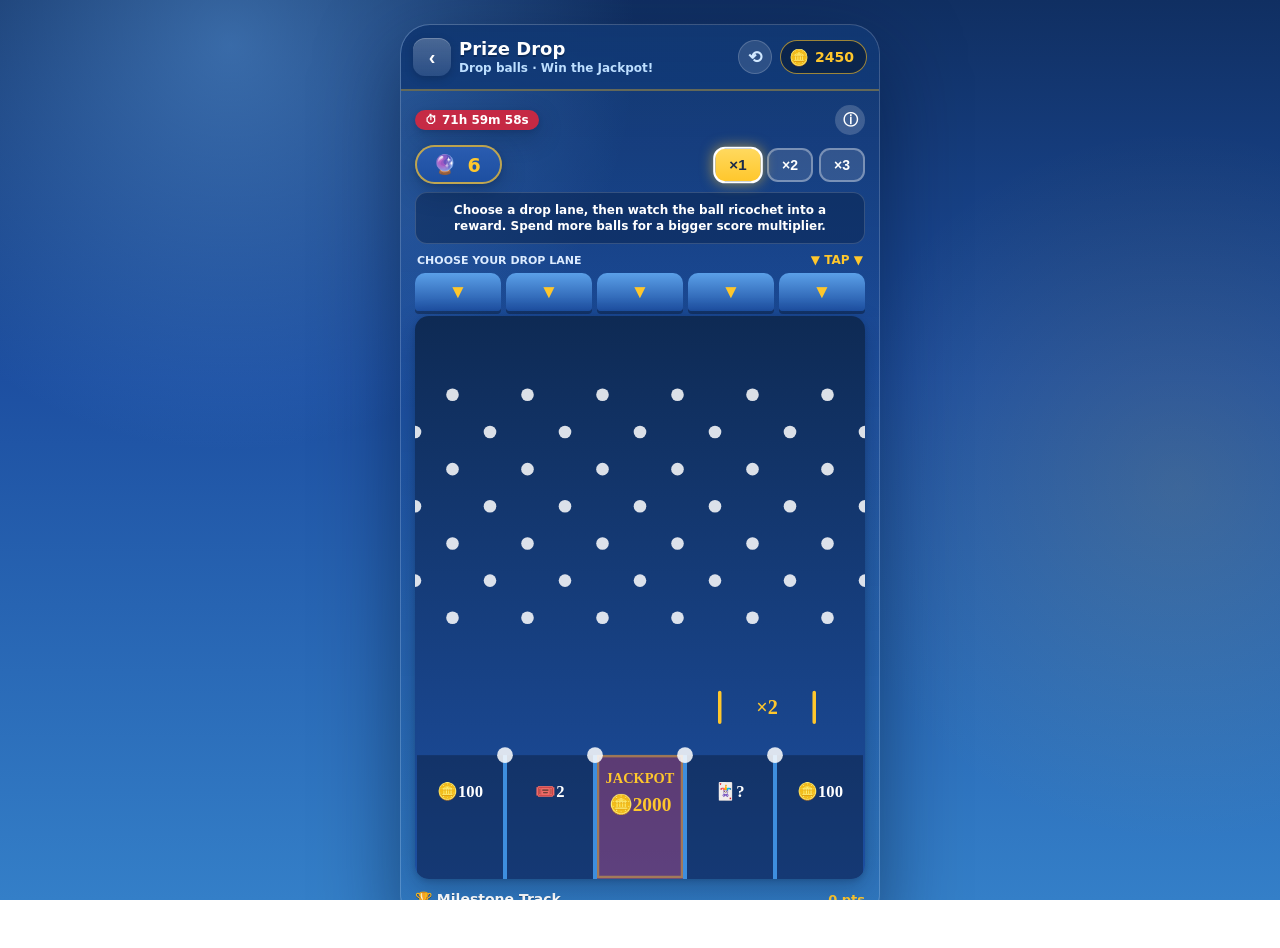
<file: mini-events/events/prize-drop.html>
<!DOCTYPE html>
<html>
<head>
<meta charset="UTF-8">
<meta name="viewport" content="width=device-width, initial-scale=1.0, maximum-scale=1.0, user-scalable=no, viewport-fit=cover">
<title>Prize Drop — Skip-Bo Event</title>
<link rel="stylesheet" href="../shared/core.css">
<style>
  .pd-statusrow { display:flex; align-items:center; gap:8px; margin-bottom:10px; }
  .pd-info-btn {
    margin-left:auto; width:30px; height:30px; border-radius:50%; border:none; cursor:pointer;
    background:rgba(255,255,255,0.18); color:#fff; font-weight:900; font-size:15px;
    display:grid; place-items:center;
  }
  .pd-hud {
    display:flex; align-items:center; justify-content:space-between; gap:8px; margin-bottom:8px;
  }
  .pd-balls {
    display:inline-flex; align-items:center; gap:7px;
    background:linear-gradient(180deg,#2a5cb0,#1D4FA1);
    border:2px solid rgba(255,199,44,0.7); border-radius:999px;
    padding:6px 16px; color:#fff; font-weight:900; font-size:19px;
    box-shadow:var(--sb-shadow);
  }
  .pd-balls .num { color:var(--sb-yellow); min-width:20px; text-align:center; }
  .pd-golden {
    display:none; align-items:center; gap:4px; font-size:11px; font-weight:800;
    color:var(--sb-ink); background:linear-gradient(180deg,#ffe28a,#FFC72C);
    border-radius:999px; padding:4px 10px; box-shadow:var(--sb-shadow);
    animation:sbPulse 1.4s infinite;
  }
  .pd-golden.on { display:inline-flex; }
  .pd-mults { display:flex; gap:6px; }
  .pd-mult {
    border:2px solid rgba(255,255,255,0.35); background:rgba(255,255,255,0.12);
    color:#fff; font-weight:900; font-size:14px; border-radius:11px;
    padding:7px 13px; cursor:pointer; transition:transform 0.08s;
  }
  .pd-mult.sel {
    background:linear-gradient(180deg,#ffd95e,#FFC72C); color:var(--sb-ink);
    border-color:#fff; transform:scale(1.08); box-shadow:0 0 12px rgba(255,199,44,0.6);
  }
  .pd-mult:disabled { opacity:0.35; filter:grayscale(0.7); pointer-events:none; }
  .pd-arrows { display:flex; gap:5px; margin-bottom:5px; }
  .pd-aim-label { display:flex; justify-content:space-between; align-items:center; color:#ddecff; font-weight:800; font-size:11px; margin:2px 2px 6px; }
  .pd-aim-label strong { color:var(--sb-yellow); font-size:12px; }
  .pd-arrow {
    flex:1; border:none; cursor:pointer; border-radius:10px 10px 4px 4px;
    background:linear-gradient(180deg,#5ba0e8,#1D4FA1);
    color:var(--sb-yellow); font-size:19px; font-weight:900; padding:8px 0;
    box-shadow:0 3px 0 rgba(0,0,0,0.3);
  }
  .pd-arrow:active { transform:translateY(2px); box-shadow:none; }
  .pd-boardwrap { position:relative; border-radius:14px; overflow:hidden; box-shadow:var(--sb-shadow); }
  #pd-canvas { display:block; width:100%; touch-action:none; }
  .pd-track { margin-top:12px; }
  .pd-track-head { display:flex; justify-content:space-between; align-items:baseline; margin-bottom:38px; }
  .pd-track-head .t { font-weight:900; color:#fff; font-size:14px; text-shadow:0 1px 0 rgba(0,0,0,0.3); }
  .pd-track-head .p { font-weight:800; color:var(--sb-yellow); font-size:13px; }
  .pd-bar { position:relative; height:12px; background:rgba(0,0,0,0.35); border-radius:999px; margin:0 18px 0 4px; }
  .pd-fill {
    position:absolute; left:0; top:0; bottom:0; border-radius:999px; width:0%;
    background:linear-gradient(90deg,#2E9E4F,#3fc167,#FFC72C);
    transition:width 0.6s cubic-bezier(0.22,1,0.36,1);
  }
  .pd-node {
    position:absolute; top:50%; transform:translate(-50%,-50%);
    width:34px; height:34px; border-radius:50%;
    background:#14396f; border:2.5px solid rgba(255,255,255,0.45);
    display:grid; place-items:center; font-size:15px;
    transition:all 0.3s;
  }
  .pd-node .pts {
    position:absolute; top:-19px; left:50%; transform:translateX(-50%);
    font-size:9px; font-weight:800; color:var(--sb-sky-light); white-space:nowrap;
  }
  .pd-node.done { background:linear-gradient(180deg,#3fc167,#2E9E4F); border-color:#fff; }
  .pd-node.next { border-color:var(--sb-yellow); box-shadow:0 0 10px rgba(255,199,44,0.7); animation:sbPulse 1.6s infinite; }
  .pd-earnrow { display:flex; gap:8px; margin-top:14px; }
  .pd-earnrow .sb-btn { flex:1; }
  .pd-rule {
    margin:0 0 9px; padding:9px 11px; border-radius:12px; text-align:center;
    background:rgba(8,34,76,.5); border:1px solid rgba(255,255,255,.16);
    color:#fff; font-size:12px; line-height:1.35; font-weight:800;
  }
  .pd-offer-pack {
    display:flex; align-items:center; gap:10px; width:100%;
    background:#fff; border:2px solid rgba(27,42,74,0.15); border-radius:14px;
    padding:12px; margin-top:10px; cursor:pointer; text-align:left;
    font-family:var(--sb-font);
  }
  .pd-offer-pack.hot { border-color:var(--sb-yellow); background:linear-gradient(180deg,#fff8e0,#fff); position:relative; }
  .pd-offer-pack .big { font-size:28px; }
  .pd-offer-pack .nm { font-weight:900; font-size:15px; color:var(--sb-ink); }
  .pd-offer-pack .ds { font-size:11px; color:#5a6b8c; font-weight:700; }
  .pd-offer-pack .pr {
    margin-left:auto; background:linear-gradient(180deg,#3fc167,#2E9E4F);
    color:#fff; font-weight:900; border-radius:10px; padding:8px 12px; font-size:15px;
    box-shadow:0 2px 0 rgba(0,0,0,0.2);
  }
  .pd-best {
    position:absolute; top:-9px; right:10px; background:var(--sb-red); color:#fff;
    font-size:9px; font-weight:900; border-radius:999px; padding:2px 8px; letter-spacing:0.5px;
  }
  .pd-flash { animation:pdFlash 0.5s; }
  @keyframes pdFlash { 0%{transform:scale(1);} 35%{transform:scale(1.3);} 100%{transform:scale(1);} }
  @keyframes pdSpin { from{transform:rotate(0);} to{transform:rotate(360deg);} }
  .pd-spin { display:inline-block; animation:pdSpin 0.8s linear infinite; }
</style>
</head>
<body>
<div class="sb-app">
  <div class="sb-main">
    <div class="pd-statusrow">
      <span class="sb-timer-chip">⏱ <span id="pd-timer">--</span></span>
      <button class="pd-info-btn" id="pd-info">ⓘ</button>
    </div>

    <div class="pd-hud">
      <span class="pd-balls">🔮 <span class="num" id="pd-ballnum">0</span></span>
      <span class="pd-golden" id="pd-golden">⭐ Golden Ball ready!</span>
      <span class="pd-mults">
        <button class="pd-mult sel" data-m="1">×1</button>
        <button class="pd-mult" data-m="2">×2</button>
        <button class="pd-mult" data-m="3">×3</button>
      </span>
    </div>

    <div class="pd-rule">Choose a drop lane, then watch the ball ricochet into a reward. Spend more balls for a bigger score multiplier.</div>
    <div class="pd-aim-label"><span>CHOOSE YOUR DROP LANE</span><strong>▼ TAP ▼</strong></div>
    <div class="pd-arrows" id="pd-arrows">
      <button class="pd-arrow">▼</button><button class="pd-arrow">▼</button><button class="pd-arrow">▼</button><button class="pd-arrow">▼</button><button class="pd-arrow">▼</button>
    </div>
    <div class="pd-boardwrap"><canvas id="pd-canvas"></canvas></div>

    <div class="pd-track">
      <div class="pd-track-head">
        <span class="t">🏆 Milestone Track</span>
        <span class="p"><span id="pd-pts">0</span> pts</span>
      </div>
      <div class="pd-bar" id="pd-bar"><div class="pd-fill" id="pd-fill"></div></div>
    </div>

    <div class="pd-earnrow">
      <button class="sb-btn sb-btn-green sb-btn-sm" id="pd-play">Claim +2 balls <b>(Adventure)</b></button>
      <button class="sb-btn sb-btn-yellow sb-btn-sm" id="pd-shop">🛒 Get Balls</button>
    </div>
  </div>
</div>
<script src="../shared/core.js"></script>
<script>
(function(){
  "use strict";
  SB.init({ title:"Prize Drop", subtitle:"Drop balls · Win the Jackpot!", resetKey:"prize-drop" });

  var TIERS = [
    { pts:50,  rewards:[{type:"coins",amount:300}] },
    { pts:120, rewards:[{type:"wild",amount:1},{type:"undo",amount:1}] },
    { pts:250, rewards:[{type:"coins",amount:500},{type:"gem",amount:3}] },
    { pts:450, rewards:[{type:"gem",amount:5},{type:"draw",amount:2}] },
    { pts:700, rewards:[{type:"coins",amount:1500},{type:"wild",amount:2}] }
  ];
  var MAX_PTS = TIERS[TIERS.length-1].pts;

  var st = SB.store("prize-drop", {
    balls:6, golden:0, jackpot:2000, points:0, tiers:0, endTs:0
  });
  if (!st.data.endTs || st.data.endTs <= Date.now()) { st.data.endTs = Date.now() + 72*3600*1000; st.save(); }

  SB.countdown(document.getElementById("pd-timer"), st.data.endTs, function(){
    SB.toast("⏱ Event ended — reset demo to replay");
  });

  // ============ HUD ============
  var mult = 1, offerOpen = false;
  var ballNumEl = document.getElementById("pd-ballnum");
  var goldenEl = document.getElementById("pd-golden");
  var multBtns = [].slice.call(document.querySelectorAll(".pd-mult"));

  function updateHud(){
    ballNumEl.textContent = st.data.balls;
    goldenEl.classList.toggle("on", st.data.golden > 0);
    multBtns.forEach(function(b){
      var m = +b.dataset.m;
      b.disabled = st.data.balls < m;
      b.classList.toggle("sel", m === mult);
    });
    if (st.data.balls < mult) {
      mult = st.data.balls >= 1 ? st.data.balls : 1;
      multBtns.forEach(function(b){ b.classList.toggle("sel", +b.dataset.m === mult); });
    }
    updateTrack();
  }
  multBtns.forEach(function(b){
    b.addEventListener("click", function(){
      mult = +b.dataset.m; SB.haptic();
      multBtns.forEach(function(x){ x.classList.toggle("sel", x===b); });
    });
  });

  // ============ Milestone track ============
  var barEl = document.getElementById("pd-bar"), fillEl = document.getElementById("pd-fill");
  var ptsEl = document.getElementById("pd-pts");
  var nodeEls = TIERS.map(function(t,i){
    var n = document.createElement("div");
    n.className = "pd-node";
    n.style.left = (t.pts/MAX_PTS*100) + "%";
    n.innerHTML = '<span class="pts">'+t.pts+'</span><span class="ic">'+SB.icon(t.rewards[0].type)+'</span>';
    barEl.appendChild(n);
    return n;
  });
  function updateTrack(){
    ptsEl.textContent = st.data.points;
    fillEl.style.width = Math.min(100, st.data.points/MAX_PTS*100) + "%";
    nodeEls.forEach(function(n,i){
      n.classList.toggle("done", i < st.data.tiers);
      if (i < st.data.tiers) n.querySelector(".ic").textContent = "✓";
      n.classList.toggle("next", i === st.data.tiers);
    });
  }
  function checkTiers(){
    while (st.data.tiers < TIERS.length && st.data.points >= TIERS[st.data.tiers].pts) {
      var t = TIERS[st.data.tiers];
      st.data.tiers++; st.save();
      var node = nodeEls[st.data.tiers-1];
      node.classList.add("pd-flash");
      SB.confetti(node.getBoundingClientRect().left, node.getBoundingClientRect().top);
      SB.grantRewards(t.rewards, node);
    }
    updateTrack();
  }

  // ============ Board / physics ============
  var canvas = document.getElementById("pd-canvas"), ctx = canvas.getContext("2d");
  var W=0, H=0, DPR=1, BR=0, pegs=[], balls=[], effects=[];
  var POCKETS = 5, divTop=0, multY=0, multX=0, gapW=0, multDir=1;
  var PAYOUT_LABEL = ["🪙100","🎟️2","JACKPOT","🃏?","🪙100"];

  function layout(){
    var w = canvas.parentElement.clientWidth;
    DPR = Math.min(2, window.devicePixelRatio||1);
    W = w; H = Math.round(w*1.25);
    canvas.width = W*DPR; canvas.height = H*DPR;
    canvas.style.height = H+"px";
    ctx.setTransform(DPR,0,0,DPR,0,0);
    BR = W*0.030;
    divTop = H*0.78; multY = H*0.695; gapW = W*0.21;
    pegs = [];
    var rows = 7, y0 = H*0.14, dy = H*0.066, pr = W*0.014;
    for (var r=0; r<rows; r++){
      var y = y0 + r*dy;
      if (r%2===0) for (var i=0;i<6;i++) pegs.push({x:(i+0.5)*W/6, y:y, r:pr, f:0});
      else for (var j=0;j<7;j++) pegs.push({x:j*W/6, y:y, r:pr, f:0});
    }
    for (var d=1; d<POCKETS; d++) pegs.push({x:d*W/5, y:divTop, r:pr*1.25, f:0, div:true});
  }
  layout();
  window.addEventListener("resize", layout);

  function colX(i){ return (i+0.5)*W/POCKETS; }

  function spawnBall(x){
    var golden = st.data.golden > 0;
    if (golden) { st.data.golden--; st.save(); }
    var bias = null;
    if (!golden && Math.random() < 0.30) bias = colX(Math.random()<0.5 ? 1 : 3);
    balls.push({
      x: Math.max(BR+2, Math.min(W-BR-2, x)), y: BR+2,
      vx:(Math.random()-0.5)*W*0.12, vy:0,
      mult: mult, golden: golden, multHit:false, bias: bias, spin:0
    });
    SB.haptic();
  }

  function tryDrop(x){
    if (balls.length >= 3) { SB.toast("Max 3 balls at once!"); return; }
    if (st.data.balls < mult) {
      document.querySelector(".pd-balls").classList.remove("sb-shake");
      void document.querySelector(".pd-balls").offsetWidth;
      document.querySelector(".pd-balls").classList.add("sb-shake");
      SB.toast("Not enough balls!"); SB.haptic(30);
      openOffer();
      return;
    }
    st.data.balls -= mult; st.save();
    spawnBall(x);
    updateHud();
  }

  [].slice.call(document.querySelectorAll(".pd-arrow")).forEach(function(a,i){
    a.addEventListener("click", function(){ tryDrop(colX(i)); });
  });
  canvas.addEventListener("pointerdown", function(e){
    var r = canvas.getBoundingClientRect();
    var y = e.clientY - r.top;
    if (y < H*0.35) tryDrop(e.clientX - r.left);
  });

  function originAt(x,y){
    var r = canvas.getBoundingClientRect();
    var px = r.left+x, py = r.top+y;
    return { getBoundingClientRect: function(){ return {left:px, top:py, width:0, height:0}; } };
  }

  // ============ Resolve landing ============
  function resolve(b, pocket){
    var org = originAt(colX(pocket), H-30);
    var x2 = b.multHit ? 2 : 1;
    if (pocket === 2) {
      var amt = st.data.jackpot * b.mult * x2;
      st.data.jackpot = 2000; st.save();
      SB.confetti(); SB.confetti(window.innerWidth*0.25, window.innerHeight*0.5);
      SB.confetti(window.innerWidth*0.75, window.innerHeight*0.5);
      SB.grantRewards([{type:"coins",amount:amt}], org);
      var m = SB.modal(
        '<div style="font-size:48px">🎰</div><h2 style="margin:6px 0;color:var(--sb-red)">JACKPOT!!</h2>'+
        '<p style="font-weight:800;font-size:20px;margin:4px 0">🪙 '+SB.fmt(amt)+' coins!</p>'+
        (x2>1?'<p class="sb-gold-text" style="font-weight:900">×2 multiplier pocket bonus!</p>':'')+
        '<button class="sb-btn sb-btn-yellow sb-btn-block" id="pd-jp-ok">Collect!</button>');
      m.el.querySelector("#pd-jp-ok").addEventListener("click", m.close);
    } else {
      st.data.jackpot += 50; st.save();
      if (pocket === 1) SB.grantRewards([{type:"token",amount:2*b.mult*x2}], org);
      else if (pocket === 3) {
        var boosters = ["wild","undo","draw"];
        SB.grantRewards([{type:boosters[(Math.random()*3)|0], amount:1*b.mult*x2}], org);
      } else SB.grantRewards([{type:"coins",amount:100*b.mult*x2}], org);
      if (b.multHit) SB.confetti(canvas.getBoundingClientRect().left+colX(pocket), canvas.getBoundingClientRect().top+H-40, 40);
    }
    st.data.points += 10*b.mult + (b.multHit?25:0);
    st.save();
    checkTiers();
    updateHud();
    if (st.data.balls === 0 && balls.length === 0) setTimeout(openOffer, 700);
  }

  // ============ Physics loop ============
  var last = performance.now(), t0 = last;
  function step(now){
    var dt = Math.min(0.032, (now-last)/1000); last = now;
    var t = (now-t0)/1000;
    multX = W/2 + Math.sin(t*1.15)*W*0.30;
    var g = H*3.2, e = 0.52;

    for (var bi=balls.length-1; bi>=0; bi--){
      var b = balls[bi];
      b.vy += g*dt;
      // steering: golden ball glides into the moving multiplier pocket
      if (b.golden && !b.multHit && b.y > multY-H*0.26 && b.y < multY){
        b.x += (multX - b.x)*Math.min(1, dt*9);
        b.vx *= 0.8;
      }
      // subtle near-miss bias toward jackpot-adjacent pockets
      if (b.bias !== null && b.y > H*0.55 && b.y < H*0.76)
        b.vx += (b.bias - b.x)*5*dt;
      b.vx *= Math.pow(0.35, dt); // air drag
      b.x += b.vx*dt; b.y += b.vy*dt;
      b.spin += b.vx*dt*0.05;

      // walls
      if (b.x < BR) { b.x = BR; b.vx = Math.abs(b.vx)*e; }
      if (b.x > W-BR) { b.x = W-BR; b.vx = -Math.abs(b.vx)*e; }

      // pegs
      for (var pi=0; pi<pegs.length; pi++){
        var p = pegs[pi];
        var dx = b.x-p.x, dy2 = b.y-p.y, dist = Math.sqrt(dx*dx+dy2*dy2), min = BR+p.r;
        if (dist < min && dist > 0.001){
          var nx = dx/dist, ny = dy2/dist;
          b.x = p.x + nx*min; b.y = p.y + ny*min;
          var vn = b.vx*nx + b.vy*ny;
          if (vn < 0){
            b.vx -= (1+e)*vn*nx; b.vy -= (1+e)*vn*ny;
            b.vx += (Math.random()-0.5)*W*0.10;
            p.f = 1; SB.haptic(4);
          }
        }
      }

      // multiplier pocket pass
      if (!b.multHit && b.y > multY-BR && b.y < multY+BR && Math.abs(b.x-multX) < gapW/2){
        b.multHit = true;
        effects.push({x:b.x, y:multY, t:0, kind:"x2"});
        SB.haptic(25);
      }

      // pocket dividers (vertical walls)
      if (b.y+BR > divTop){
        for (var d=1; d<POCKETS; d++){
          var wx = d*W/5;
          if (Math.abs(b.x-wx) < BR+2 && b.y-BR > divTop){
            b.x = b.x < wx ? wx-BR-2 : wx+BR+2;
            b.vx = -b.vx*e;
          }
        }
      }

      // landed
      if (b.y > H-BR-4){
        var pocket = Math.max(0, Math.min(4, Math.floor(b.x/(W/5))));
        effects.push({x:colX(pocket), y:H-BR*2, t:0, kind:"land"});
        balls.splice(bi,1);
        resolve(b, pocket);
      }
    }
    draw(t, dt);
    requestAnimationFrame(step);
  }

  // ============ Drawing ============
  function draw(t, dt){
    ctx.clearRect(0,0,W,H);
    var bg = ctx.createLinearGradient(0,0,0,H);
    bg.addColorStop(0,"#0e2a54"); bg.addColorStop(1,"#1D4FA1");
    ctx.fillStyle = bg; ctx.fillRect(0,0,W,H);

    // pockets
    for (var i=0;i<POCKETS;i++){
      var x0 = i*W/5;
      ctx.fillStyle = i===2 ? "rgba(215,38,61,0.35)" : "rgba(0,0,0,0.28)";
      ctx.fillRect(x0+2, divTop, W/5-4, H-divTop);
      ctx.textAlign = "center";
      if (i===2){
        ctx.fillStyle = "#FFC72C";
        ctx.font = "900 "+(W*0.032)+"px Trebuchet MS";
        ctx.fillText("JACKPOT", colX(i), divTop+H*0.05);
        ctx.font = "900 "+(W*0.043)+"px Trebuchet MS";
        ctx.fillText("🪙"+SB.fmt(st.data.jackpot), colX(i), divTop+H*0.10);
        var gl = 0.5+0.5*Math.sin(t*4);
        ctx.strokeStyle = "rgba(255,199,44,"+(0.4+0.5*gl)+")";
        ctx.lineWidth = 2.5;
        ctx.strokeRect(x0+3, divTop+1, W/5-6, H-divTop-3);
      } else {
        ctx.fillStyle = "#fff";
        ctx.font = "800 "+(W*0.037)+"px Trebuchet MS";
        ctx.fillText(PAYOUT_LABEL[i], colX(i), divTop+H*0.075);
      }
    }
    // dividers
    ctx.fillStyle = "#3E8EDE";
    for (var d=1; d<POCKETS; d++) ctx.fillRect(d*W/5-2, divTop, 4, H-divTop);

    // pegs
    pegs.forEach(function(p){
      if (p.f>0) p.f = Math.max(0, p.f-dt*4);
      ctx.beginPath(); ctx.arc(p.x, p.y, p.r + p.f*2, 0, 7);
      ctx.fillStyle = p.f>0 ? "#FFC72C" : "rgba(255,255,255,0.85)";
      ctx.fill();
      if (p.f>0){ ctx.strokeStyle="rgba(255,199,44,"+p.f+")"; ctx.lineWidth=2; ctx.stroke(); }
    });

    // moving ×2 multiplier pocket
    ctx.save();
    ctx.translate(multX, multY);
    ctx.strokeStyle = "#FFC72C"; ctx.lineWidth = 3.5; ctx.lineCap = "round";
    ctx.beginPath();
    ctx.moveTo(-gapW/2, -BR*1.1); ctx.lineTo(-gapW/2, BR*1.1);
    ctx.moveTo(gapW/2, -BR*1.1); ctx.lineTo(gapW/2, BR*1.1);
    ctx.stroke();
    ctx.fillStyle = "#FFC72C"; ctx.textAlign = "center";
    ctx.font = "900 "+(W*0.045)+"px Trebuchet MS";
    ctx.fillText("×2", 0, W*0.016);
    ctx.restore();

    // balls (Skip-Bo card-back styled discs)
    balls.forEach(function(b){
      ctx.save();
      ctx.translate(b.x, b.y); ctx.rotate(b.spin);
      ctx.shadowColor = b.golden ? "rgba(255,199,44,0.9)" : "rgba(0,0,0,0.4)";
      ctx.shadowBlur = b.golden ? 14 : 5;
      ctx.beginPath(); ctx.arc(0,0,BR,0,7);
      var gr = ctx.createRadialGradient(-BR*0.3,-BR*0.3,BR*0.15, 0,0,BR);
      if (b.golden){ gr.addColorStop(0,"#ffe28a"); gr.addColorStop(1,"#e0a400"); }
      else { gr.addColorStop(0,"#5ba0e8"); gr.addColorStop(1,"#14396f"); }
      ctx.fillStyle = gr; ctx.fill();
      ctx.shadowBlur = 0;
      ctx.lineWidth = 2.5;
      ctx.strokeStyle = b.golden ? "#fff" : "#FFC72C";
      ctx.stroke();
      ctx.fillStyle = b.golden ? "#14396f" : "#FFC72C";
      ctx.textAlign = "center";
      ctx.font = "900 "+(BR*0.9)+"px Trebuchet MS";
      ctx.fillText(b.golden ? "★" : "SB", 0, BR*0.33);
      ctx.restore();
      if (b.mult > 1){
        ctx.fillStyle = "#fff"; ctx.textAlign="center";
        ctx.font = "900 "+(BR*0.75)+"px Trebuchet MS";
        ctx.fillText("×"+b.mult, b.x, b.y-BR-4);
      }
    });

    // effects
    for (var ei=effects.length-1; ei>=0; ei--){
      var fx = effects[ei]; fx.t += dt;
      var a = 1 - fx.t/0.6;
      if (a <= 0){ effects.splice(ei,1); continue; }
      if (fx.kind === "x2"){
        ctx.strokeStyle = "rgba(255,199,44,"+a+")"; ctx.lineWidth = 3;
        ctx.beginPath(); ctx.arc(fx.x, fx.y, BR + fx.t*90, 0, 7); ctx.stroke();
        ctx.fillStyle = "rgba(255,199,44,"+a+")"; ctx.textAlign="center";
        ctx.font = "900 "+(W*0.06)+"px Trebuchet MS";
        ctx.fillText("×2!", fx.x, fx.y - fx.t*60);
      } else {
        ctx.strokeStyle = "rgba(255,255,255,"+a+")"; ctx.lineWidth = 2.5;
        ctx.beginPath(); ctx.arc(fx.x, fx.y, fx.t*70, 0, 7); ctx.stroke();
      }
    }
  }
  requestAnimationFrame(step);

  // ============ Out-of-balls contextual offer ============
  function openOffer(force){
    if (offerOpen || (!force && st.data.balls > 0)) return;
    offerOpen = true;
    var m = SB.modal(
      '<div style="font-size:42px">🔮</div>'+
      '<h3 style="margin:4px 0">'+(st.data.balls>0 ? "Stock up on Drop Balls!" : "Out of Drop Balls!")+'</h3>'+
      '<p class="sb-muted" style="font-size:13px;margin:4px 0 6px">The Jackpot is at <b style="color:var(--sb-red)">🪙'+SB.fmt(st.data.jackpot)+'</b> and climbing…</p>'+
      '<button class="pd-offer-pack" id="pd-p1"><span class="big">🔮</span><span><span class="nm">5 Balls</span><br><span class="ds">Keep the streak going</span></span><span class="pr">$0.99</span></button>'+
      '<button class="pd-offer-pack hot" id="pd-p2"><span class="pd-best">BEST VALUE</span><span class="big">⭐</span><span><span class="nm">15 Balls + Golden Ball</span><br><span class="ds">Golden Ball = guaranteed ×2 pass!</span></span><span class="pr">$4.99</span></button>'+
      '<button class="sb-sheet-cancel" id="pd-free">▶ No thanks — play a level for +2 balls</button>');
    function done(){ offerOpen = false; m.close(); }
    m.el.addEventListener("click", function(e){ if (e.target === m.el) offerOpen = false; });
    m.el.querySelector("#pd-p1").addEventListener("click", function(){
      done();
      SB.buyIAP({ label:"5 Drop Balls", price:"$0.99", sub:"Prize Drop · instant delivery",
        contents:[{type:"ball",amount:5}], grant:false,
        onSuccess:function(){
          st.data.balls += 5; st.save(); updateHud();
          SB.toast("+5 Drop Balls! 🔮"); SB.confetti();
        }, onCancel:function(){ offerOpen=false; } });
    });
    m.el.querySelector("#pd-p2").addEventListener("click", function(){
      done();
      SB.buyIAP({ label:"15 Balls + Golden Ball", price:"$4.99", sub:"Golden Ball guarantees the ×2 pocket!",
        contents:[{type:"ball",amount:15},{type:"star",amount:1}], grant:false,
        onSuccess:function(){
          st.data.balls += 15; st.data.golden += 1; st.save(); updateHud();
          SB.toast("+15 Balls + ⭐ Golden Ball!"); SB.confetti();
        }, onCancel:function(){ offerOpen=false; } });
    });
    m.el.querySelector("#pd-free").addEventListener("click", function(){ done(); playLevel(); });
  }
  document.getElementById("pd-shop").addEventListener("click", function(){ openOffer(true); });

  // ============ Free earn path ============
  var playBtn = document.getElementById("pd-play");
  function playLevel(){
    if (playBtn.disabled) return;
    playBtn.disabled = true;
    playBtn.innerHTML = '<span class="pd-spin">🃏</span> Playing level…';
    setTimeout(function(){
      st.data.balls += 2; st.save(); updateHud();
      playBtn.disabled = false;
      playBtn.innerHTML = '▶ Play a level <b>(+2 🔮)</b>';
      SB.toast("Level complete! +2 Drop Balls 🔮");
      SB.confetti(window.innerWidth/2, window.innerHeight*0.75, 40);
      SB.haptic(25);
    }, 1100);
  }
  playBtn.addEventListener("click", playLevel);

  // ============ Info modal ============
  document.getElementById("pd-info").addEventListener("click", function(){
    var m = SB.modal(
      '<div style="font-size:40px">🎯</div><h3 style="margin:6px 0">How Prize Drop works</h3>'+
      '<p style="font-size:13px;text-align:left;line-height:1.5;color:#3a4a6b">'+
      'Spend Drop Balls to release Skip-Bo discs down the peg board — pick your column and a ×1/×2/×3 multiplier, then watch physics decide your prize. '+
      'The center JACKPOT grows with every miss, and the moving ×2 pocket doubles any drop that slips through it. '+
      'Every drop also earns points toward five escalating milestone rewards, so no ball is ever wasted. '+
      'Balls come free from playing Skip-Bo levels, while ball packs and the guaranteed-×2 Golden Ball create contextual purchase moments exactly when excitement peaks.</p>'+
      '<button class="sb-btn sb-btn-blue sb-btn-block" id="pd-info-ok">Got it!</button>');
    m.el.querySelector("#pd-info-ok").addEventListener("click", m.close);
  });

  updateHud();
})();
</script>
</body>
</html>
</file>
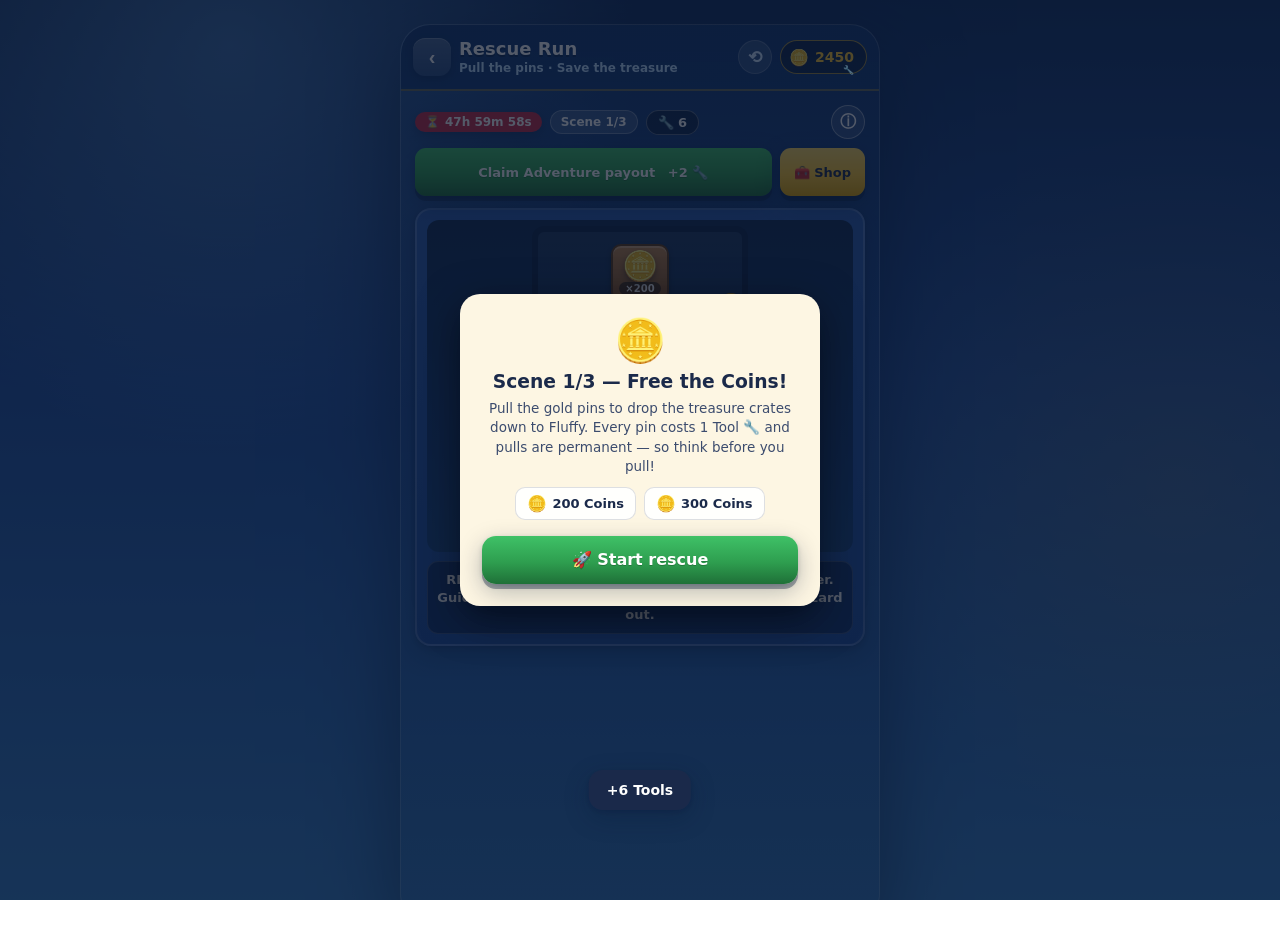
<file: mini-events/events/rescue-run.html>
<!DOCTYPE html>
<html>
<head>
<meta charset="UTF-8">
<meta name="viewport" content="width=device-width, initial-scale=1.0, maximum-scale=1.0, user-scalable=no, viewport-fit=cover">
<title>Rescue Run — Skip-Bo Mini Event</title>
<link rel="stylesheet" href="../shared/core.css">
<style>
/* ---------- HUD ---------- */
.hud{display:flex;flex-direction:column;gap:9px;margin-bottom:12px}
.hud-row{display:flex;align-items:center;gap:8px}
.scene-chip{background:rgba(255,255,255,.14);border:1.5px solid rgba(255,255,255,.28);color:#fff;font-weight:800;font-size:12px;border-radius:999px;padding:4px 10px;white-space:nowrap}
.tools-chip{background:rgba(0,0,0,.35);border:1.5px solid rgba(255,255,255,.3);color:#fff;font-weight:800;font-size:13px;border-radius:999px;padding:4px 11px;white-space:nowrap}
.info-btn{margin-left:auto;width:34px;height:34px;flex:0 0 auto;border-radius:50%;border:1.5px solid rgba(255,255,255,.4);background:rgba(255,255,255,.12);color:#fff;font-size:16px;font-weight:800;cursor:pointer}
.info-btn:active{transform:scale(.92)}
/* ---------- Stage ---------- */
.stage-wrap{padding:10px}
.stage{position:relative;overflow:hidden;border-radius:12px;background:linear-gradient(180deg,#0e2a52 0%,#123a75 70%,#16457f 100%)}
.hintline{color:#fff;font-size:13px;line-height:1.35;text-align:center;margin-top:9px;font-weight:800;background:rgba(6,28,64,.56);border:1px solid rgba(255,255,255,.16);border-radius:11px;padding:9px}
/* ---------- Chambers ---------- */
.chamber{position:absolute;z-index:1;border-left:6px solid #0b2247;border-right:6px solid #0b2247;background:linear-gradient(180deg,rgba(255,255,255,.06),rgba(255,255,255,.015))}
.chamber.toprow{border-top:6px solid #0b2247;border-radius:12px 12px 0 0}
.chamber.safe{background:linear-gradient(180deg,rgba(46,158,79,.12),rgba(46,158,79,.45));border-bottom:8px solid #1f7038;border-radius:0 0 12px 12px}
.chamber.soaked{background:linear-gradient(180deg,rgba(62,142,222,.28),rgba(62,142,222,.6))}
.chamber.soaked::after{content:'💧 💧';position:absolute;bottom:3px;left:0;right:0;text-align:center;font-size:13px;opacity:.9}
.chamber.plugged{background:linear-gradient(180deg,rgba(125,125,138,.3),rgba(125,125,138,.55))}
.safelab{position:absolute;z-index:2;font-size:9px;letter-spacing:2px;color:#9ff0b4;font-weight:900}
/* ---------- Pins ---------- */
.pin{position:absolute;height:34px;z-index:6;background:none;border:none;padding:0;cursor:pointer;transition:transform .5s cubic-bezier(.3,1.4,.45,1),opacity .45s}
.pin .bar{position:absolute;left:0;top:11px;height:12px;width:calc(100% - 24px);border-radius:6px;background:linear-gradient(180deg,#ffe08a,#FFC72C 55%,#c98f00);box-shadow:0 2px 3px rgba(0,0,0,.45)}
.pin .knob{position:absolute;right:0;top:4px;width:26px;height:26px;border-radius:50%;background:radial-gradient(circle at 35% 30%,#ffeeb0,#FFC72C 55%,#c98f00);border:2px solid #9c7000;box-shadow:0 2px 4px rgba(0,0,0,.5)}
.pin.pulled{transform:translateX(135%) rotate(8deg);opacity:0;pointer-events:none}
.pin.hint,.rope.hint,.fixbtn.hint{animation:hintGlow .7s infinite}
@keyframes hintGlow{0%,100%{filter:none}50%{filter:brightness(1.5) drop-shadow(0 0 10px #57ff8e)}}
/* ---------- Ropes ---------- */
.rope{position:absolute;width:42px;z-index:6;background:none;border:none;padding:0;cursor:pointer;transition:transform .5s ease,opacity .45s}
.rope .line{position:absolute;left:50%;top:0;bottom:26px;width:5px;margin-left:-2.5px;border-radius:3px;background:repeating-linear-gradient(180deg,#cfa76a 0 6px,#8a6a3c 6px 11px)}
.rope .scis{position:absolute;left:50%;bottom:0;transform:translateX(-50%);font-size:22px;filter:drop-shadow(0 2px 2px rgba(0,0,0,.5))}
.rope.cut{opacity:0;transform:translateY(34px) rotate(28deg);pointer-events:none}
/* ---------- Items ---------- */
.item{position:absolute;width:58px;height:58px;z-index:3;display:flex;flex-direction:column;align-items:center;justify-content:center;transition:left .32s ease-in,top .32s cubic-bezier(.55,0,.7,1),opacity .35s}
.item .em{font-size:29px;filter:drop-shadow(0 3px 3px rgba(0,0,0,.4));line-height:1.1}
.item .amt{font-size:10px;font-weight:900;color:#fff;background:rgba(0,0,0,.5);border-radius:8px;padding:1px 6px;margin-top:-1px}
.item.rw{background:linear-gradient(180deg,#c08447 0%,#8a5426 100%);border:2px solid #5f3a17;border-radius:10px;box-shadow:inset 0 2px 0 rgba(255,255,255,.25),0 3px 5px rgba(0,0,0,.4)}
.item.hzitem .em{font-size:36px}
.item.land{animation:landA .35s}
@keyframes landA{0%{transform:scale(1,.72)}55%{transform:scale(.92,1.14)}100%{transform:scale(1)}}
.item.pop{animation:popA .46s forwards}
@keyframes popA{to{transform:scale(1.9) rotate(20deg);opacity:0}}
.item.collectfx{animation:collectA .52s forwards}
@keyframes collectA{to{transform:scale(.25) translateY(-34px);opacity:0}}
.splash{position:absolute;z-index:8;font-size:30px;animation:splashA .72s forwards;pointer-events:none}
@keyframes splashA{0%{transform:scale(.5);opacity:1}100%{transform:scale(1.9) translateY(-14px);opacity:0}}
.chute{position:absolute;z-index:2;color:#9cc8f5;font-size:20px;font-weight:900;opacity:.85;pointer-events:none}
.netbar{position:absolute;height:8px;z-index:2;border-radius:4px;background:repeating-linear-gradient(90deg,#ffe08a 0 8px,#e0a400 8px 13px);box-shadow:0 0 10px rgba(255,199,44,.85);animation:netSh 1.2s infinite;pointer-events:none}
@keyframes netSh{0%,100%{opacity:.85}50%{opacity:1;box-shadow:0 0 18px rgba(255,199,44,1)}}
/* ---------- Fix buttons (mop / break) ---------- */
.fixbtn{position:absolute;z-index:7;width:96px;border:none;border-radius:11px;font-family:var(--sb-font);font-weight:800;font-size:11.5px;padding:8px 4px;background:linear-gradient(180deg,#ef5468,#D7263D);color:#fff;box-shadow:0 3px 0 rgba(0,0,0,.3);cursor:pointer;animation:sbPulse 1.4s infinite}
/* ---------- Fluffy ---------- */
.fluffy{position:absolute;z-index:4;font-size:36px;transform-origin:50% 100%;animation:fIdle 2.8s ease-in-out infinite;pointer-events:none}
@keyframes fIdle{0%,100%{transform:translateY(0) scale(1)}50%{transform:translateY(-3px) scale(1.03,.97)}88%{transform:scale(1)}93%{transform:scale(1.06,.82)}97%{transform:scale(1)}}
.fluffy.worried{animation:fWorry .5s ease-in-out infinite}
@keyframes fWorry{0%,100%{transform:rotate(-8deg)}50%{transform:rotate(8deg)}}
.fluffy.cheer{animation:fCheer .45s ease infinite}
@keyframes fCheer{0%,100%{transform:translateY(0)}50%{transform:translateY(-15px) rotate(-6deg)}}
.fluffy .hat{position:absolute;top:-14px;left:8px;font-size:19px;display:none}
.fluffy.hashat .hat{display:block}
.fluffy .cheerfx{position:absolute;top:-20px;right:-16px;font-size:19px;display:none}
.fluffy.cheer .cheerfx{display:block}
/* ---------- Shop offers ---------- */
.offer{display:flex;align-items:center;gap:10px;background:#fff;border:1.5px solid rgba(27,42,74,.12);border-radius:14px;padding:9px 10px;margin-bottom:8px;text-align:left}
.offer .oi{font-size:26px;flex:0 0 auto}
.offer .ot{flex:1 1 auto;min-width:0}
.offer .ot b{display:block;font-size:13.5px}
.offer .ot span{font-size:10.5px;color:#5a6b8c;line-height:1.25;display:block}
.offer .sb-btn{padding:9px 11px;font-size:13px;flex:0 0 auto;white-space:nowrap}
/* ---------- Victory ---------- */
.victory{text-align:center;padding:28px 10px;color:#fff}
.victory .vtro{font-size:64px;animation:fIdle 2s ease-in-out infinite}
.victory h2{margin:6px 0;color:var(--sb-yellow);text-shadow:0 2px 0 rgba(0,0,0,.35);letter-spacing:1px}
.victory .vf{font-size:14px;font-weight:700;margin-bottom:4px}
.vchips{display:flex;flex-wrap:wrap;gap:8px;justify-content:center;margin:16px 0 20px}
</style>
</head>
<body>
<div class="sb-app"><div class="sb-main">
  <div class="hud">
    <div class="hud-row">
      <span class="sb-timer-chip">⏳ <span id="cd">--</span></span>
      <span class="scene-chip" id="sceneChip">Scene 1/3</span>
      <span class="tools-chip" id="toolsChip">🔧 0</span>
      <button class="info-btn" id="infoBtn" aria-label="About this event">ⓘ</button>
    </div>
    <div class="hud-row">
      <button class="sb-btn sb-btn-green sb-btn-sm" id="earnBtn" style="flex:1 1 auto">Claim Adventure payout&nbsp;<b>+2 🔧</b></button>
      <button class="sb-btn sb-btn-yellow sb-btn-sm" id="shopBtn">🧰 Shop</button>
    </div>
  </div>
  <div class="sb-panel-blue stage-wrap">
    <div class="stage" id="stage"></div>
    <div class="hintline"><strong>RESCUE FLUFFY:</strong> pull the gold pins in the right order. Guide food and crates to Fluffy—but keep every hazard out.</div>
  </div>
</div></div>
<script src="../shared/core.js"></script>
<script>
(function(){
"use strict";
SB.init({title:"Rescue Run", subtitle:"Pull the pins · Save the treasure", resetKey:"rescue-run"});
var S = SB.store("rescue-run", {endTs:0, scene:1, seeded:false, log:[], collected:{}, haul:{}, net:{}, pass:false, done:false});
var D = S.data;

/* ---------- hand-authored scenes (fixed sequence graphs) ---------- */
var SCENES = {
 1:{name:"Free the Coins!", cols:1, rows:4,
    cells:{C0:{c:0,r:0,floor:"A"},C1:{c:0,r:1,floor:"B"},C2:{c:0,r:2,floor:"C"},C3:{c:0,r:3,safe:1}},
    down:{C0:"C1",C1:"C2",C2:"C3"},
    items:[{id:"a",icon:"🪙",cell:"C0",rw:{type:"coins",amount:200}},
           {id:"b",icon:"💰",cell:"C2",rw:{type:"coins",amount:300}}],
    ropes:[], order:["p:C","p:B","p:A"]},
 2:{name:"Dodge the Waterfall!", cols:2, rows:4,
    cells:{L0:{c:0,r:0,floor:"A",divert:{rope:"X",to:"PIT",dir:"l"}},L1:{c:0,r:1,floor:"B"},L2:{c:0,r:2,floor:"C"},L3:{c:0,r:3,safe:1},
           R0:{c:1,r:0,floor:"D"},R1:{c:1,r:1,floor:"E"}},
    down:{L0:"L1",L1:"L2",L2:"L3",R0:"R1",R1:"L2"},
    items:[{id:"w",icon:"💧",cell:"L0",hz:"water"},
           {id:"a",icon:"🪙",cell:"L1",rw:{type:"coins",amount:400}},
           {id:"b",icon:"💰",cell:"R0",rw:{type:"coins",amount:500}},
           {id:"c",icon:"⚡",cell:"R1",rw:{type:"energy",amount:3}}],
    ropes:[{id:"X",cell:"L0",side:"l"}],
    order:["x:X","p:A","p:B","p:D","p:E","p:C"]},
 3:{name:"Save the Wild Card!", cols:2, rows:5,
    cells:{L0:{c:0,r:0,floor:"A",divert:{rope:"X",to:"TRAP",dir:"l"}},L1:{c:0,r:1,floor:"B"},L2:{c:0,r:2,floor:"C"},L3:{c:0,r:3,floor:"D"},L4:{c:0,r:4,safe:1},
           R0:{c:1,r:0,floor:"E",divert:{rope:"Y",to:"PIT",dir:"r"}},R1:{c:1,r:1,floor:"F"},R2:{c:1,r:2,floor:"G"}},
    down:{L0:"L1",L1:"L2",L2:"L3",L3:"L4",R0:"R1",R1:"R2",R2:"L3"},
    items:[{id:"bo",icon:"🪨",cell:"L0",hz:"boulder"},
           {id:"a",icon:"🪙",cell:"L1",rw:{type:"coins",amount:700}},
           {id:"wc",icon:"🃏",cell:"L2",rw:{type:"wild",amount:1}},
           {id:"g",icon:"💎",cell:"L3",rw:{type:"gem",amount:5}},
           {id:"w",icon:"💧",cell:"R0",hz:"water"},
           {id:"b",icon:"💰",cell:"R1",rw:{type:"coins",amount:800}}],
    ropes:[{id:"X",cell:"L0",side:"l"},{id:"Y",cell:"R0",side:"r"}],
    order:["x:X","p:A","x:Y","p:E","p:F","p:G","p:B","p:C","p:D"]}
};
var INTRO = {
 1:["🪙","Pull the gold pins to drop the treasure crates down to Fluffy. Every pin costs 1 Tool 🔧 and pulls are permanent — so think before you pull!"],
 2:["💧","A waterfall looms above the coins! Cut the rope ✂️ FIRST to open the side chute and divert the water — then funnel everything home."],
 3:["🃏","The big one: a boulder AND water guard the Wild Card. Divert both hazards with the ropes, then chain the pins for the grand cascade!"]};

/* ---------- runtime state ---------- */
var stageEl = document.getElementById("stage");
var SC, cells, items, pulled, cut, pinEls, ropeEls, chamberEls, fixEls, fluffyEl;
var busy=false, doneShown=false, colW=150, PADX=10, CH=80, introSeen={}, worryT, rzT;

function cellXY(k){ var cd=cells[k]; return {x:PADX+cd.c*(colW+16), y:6+cd.r*CH}; }
function el(cls){ var d=document.createElement("div"); d.className=cls; stageEl.appendChild(d); return d; }
function netActive(){ return D.pass || !!D.net[D.scene]; }
function updateHUD(){ var t=document.getElementById("toolsChip"); if(t) t.textContent="🔧 "+SB.bal("tool"); }

/* ---------- build / render ---------- */
function buildScene(){
  SC = SCENES[D.scene];
  cells = JSON.parse(JSON.stringify(SC.cells));
  pulled={}; cut={}; pinEls={}; ropeEls={}; chamberEls={}; fixEls={};
  busy=false; doneShown=false; fluffyEl=null;
  stageEl.innerHTML="";
  stageEl.style.height=(SC.rows*CH+12)+"px";
  var W = stageEl.clientWidth || 330;
  colW = Math.min((W-16*(SC.cols-1)-20)/SC.cols, SC.cols===1?216:180);
  PADX = (W-(colW*SC.cols+16*(SC.cols-1)))/2;
  Object.keys(cells).forEach(function(k){
    var cd=cells[k], p=cellXY(k);
    var c=el("chamber"+(cd.safe?" safe":""));
    if(cd.r===0) c.classList.add("toprow");
    c.style.left=p.x+"px"; c.style.top=p.y+"px"; c.style.width=colW+"px"; c.style.height=CH+"px";
    chamberEls[k]=c;
    if(cd.safe){
      var lab=el("safelab"); lab.textContent="SAFE ZONE";
      lab.style.left=(p.x+colW/2-36)+"px"; lab.style.top=(p.y+6)+"px";
      fluffyEl=el("fluffy");
      fluffyEl.innerHTML='🐹<span class="hat">⛑️</span><span class="cheerfx">🎉</span>';
      fluffyEl.style.left=(p.x+colW/2-19)+"px"; fluffyEl.style.top=(p.y+CH-48)+"px";
      if(D.pass) fluffyEl.classList.add("hashat");
    }
    if(cd.floor){
      var pin=document.createElement("button"); pin.className="pin";
      pin.type="button"; pin.setAttribute("aria-label","Pull rescue pin "+cd.floor);
      pin.innerHTML='<span class="bar"></span><span class="knob"></span>';
      pin.style.left=(p.x+4)+"px"; pin.style.top=(p.y+CH-17)+"px"; pin.style.width=(colW-8)+"px";
      pin.onclick=function(){ doPull(cd.floor,false); };
      stageEl.appendChild(pin); pinEls[cd.floor]=pin;
    }
    var dn=SC.down[k];
    if(dn && cells[dn] && cells[dn].c!==cd.c){
      var a=el("chute"); a.textContent = cells[dn].c<cd.c ? "↙" : "↘";
      a.style.left=(cells[dn].c<cd.c ? p.x+6 : p.x+colW-26)+"px"; a.style.top=(p.y+CH-32)+"px";
    }
  });
  (SC.ropes||[]).forEach(function(r){
    var p=cellXY(r.cell);
    var b=document.createElement("button"); b.className="rope";
    b.type="button"; b.setAttribute("aria-label","Cut rescue rope "+r.id);
    b.innerHTML='<span class="line"></span><span class="scis">✂️</span>';
    b.style.left=(r.side==="l" ? p.x+6 : p.x+colW-48)+"px";
    b.style.top=(p.y+3)+"px"; b.style.height=(CH-26)+"px";
    b.onclick=function(){ doCut(r.id,false); };
    stageEl.appendChild(b); ropeEls[r.id]=b;
  });
  items = SC.items.filter(function(it){ return !D.collected[it.id]; })
                  .map(function(it){ return JSON.parse(JSON.stringify(it)); });
  items.forEach(function(it){
    var d=document.createElement("div");
    d.className="item"+(it.rw?" rw":" hzitem");
    d.innerHTML='<span class="em">'+it.icon+'</span>'+(it.rw&&it.rw.amount>1?'<span class="amt">×'+it.rw.amount+'</span>':'');
    stageEl.appendChild(d); it.el=d;
  });
  updateItemPositions(false);
  document.getElementById("sceneChip").textContent="Scene "+D.scene+"/3";
  D.log.forEach(function(ev){ var t=ev.split(":");
    if(t[0]==="p") doPull(t[1],true);
    else if(t[0]==="x") doCut(t[1],true);
    else doFix(t[0],t[1],true);
  });
  renderNets(); updateFluffy(); updateHUD();
  if(!D.log.length && !introSeen[D.scene]){ introSeen[D.scene]=1; setTimeout(introModal,350); }
}

function updateItemPositions(anim){
  var byCell={};
  items.forEach(function(it){ if(it.done && !it.plugStay) return; (byCell[it.cell]=byCell[it.cell]||[]).push(it); });
  Object.keys(byCell).forEach(function(k){
    var arr=byCell[k], p=cellXY(k);
    arr.forEach(function(it,i){
      var off=(i-(arr.length-1)/2)*36;
      it.el.style.left=(p.x+colW/2-29+off)+"px";
      it.el.style.top=(p.y+CH-62)+"px";
      if(anim){ it.el.classList.remove("land"); void it.el.offsetWidth; setTimeout(function(){ it.el.classList.add("land"); },300); }
    });
  });
}

function renderNets(){
  var old=stageEl.querySelectorAll(".netbar"), i;
  for(i=0;i<old.length;i++) old[i].remove();
  if(!netActive()) return;
  items.forEach(function(it){
    if(!it.rw || it.done) return;
    var p=cellXY(it.cell), n=el("netbar");
    n.style.left=(p.x+8)+"px"; n.style.top=(p.y+CH-15)+"px"; n.style.width=(colW-16)+"px";
  });
}

/* ---------- Fluffy moods ---------- */
function updateFluffy(){ if(fluffyEl) fluffyEl.classList.toggle("worried", Object.keys(fixEls).length>0); }
function worry(){ if(!fluffyEl) return; fluffyEl.classList.add("worried"); clearTimeout(worryT); worryT=setTimeout(updateFluffy,2200); }
function cheer(){ if(!fluffyEl) return; fluffyEl.classList.remove("worried"); fluffyEl.classList.add("cheer");
  setTimeout(function(){ if(fluffyEl){ fluffyEl.classList.remove("cheer"); updateFluffy(); } },1300); }

/* ---------- economy ---------- */
function payTool(elm){
  if(!SB.spend("tool",1)){
    if(elm){ elm.classList.add("sb-shake"); setTimeout(function(){ elm.classList.remove("sb-shake"); },450); }
    SB.haptic(40);
    openShop(true);
    return false;
  }
  updateHUD(); return true;
}

/* ---------- actions ---------- */
function doPull(id,silent){
  if(pulled[id]) return;
  if(!silent){ if(busy) return; if(!payTool(pinEls[id])) return; D.log.push("p:"+id); S.save(); SB.haptic(); }
  pulled[id]=1; pinEls[id].classList.add("pulled");
  settle(silent);
}
function doCut(id,silent){
  if(cut[id]) return;
  if(!silent){ if(busy) return; if(!payTool(ropeEls[id])) return; D.log.push("x:"+id); S.save(); SB.haptic(); SB.toast("✂️ Rope cut — side chute open!"); }
  cut[id]=1; ropeEls[id].classList.add("cut");
  var rp=(SC.ropes||[]).filter(function(r){ return r.id===id; })[0];
  if(rp){ var p=cellXY(rp.cell), a=el("chute");
    a.textContent = rp.side==="l" ? "↙" : "↘"; a.style.color="#7CFC9A";
    a.style.left=(rp.side==="l" ? p.x+10 : p.x+colW-30)+"px"; a.style.top=(p.y+CH-36)+"px"; }
  settle(silent);
}
function addFixBtn(cellK,kind,label){
  if(fixEls[cellK]) return;
  var p=cellXY(cellK);
  var b=document.createElement("button"); b.className="fixbtn"; b.textContent=label;
  b.style.left=(p.x+colW/2-48)+"px"; b.style.top=(p.y+CH/2-16)+"px";
  b.onclick=function(){
    if(busy) return;
    if(!payTool(b)) return;
    D.log.push(kind+":"+cellK); S.save();
    doFix(kind,cellK,false);
  };
  stageEl.appendChild(b); fixEls[cellK]=b;
}
function doFix(kind,cellK,silent){
  var cd=cells[cellK], ch=chamberEls[cellK];
  if(kind==="m"){ cd.soaked=false; ch.classList.remove("soaked"); }
  else{
    cd.plugged=false; ch.classList.remove("plugged");
    var hz=null; items.forEach(function(it){ if(it.plugStay && it.cell===cellK) hz=it; });
    if(hz){ hz.plugStay=false;
      if(silent) hz.el.remove();
      else{ hz.el.classList.add("pop"); (function(e){ setTimeout(function(){ e.remove(); },480); })(hz.el); }
    }
  }
  if(fixEls[cellK]){ fixEls[cellK].remove(); delete fixEls[cellK]; }
  if(!silent){ SB.toast(kind==="m" ? "🧽 Drained! Path reopened" : "⛏️ Boulder shattered!"); SB.haptic(25); }
  settle(silent);
}

/* ---------- gravity simulation (slot-based) ---------- */
function stepOnce(silent){
  var moves=[], acted=false;
  items.slice().sort(function(a,b){ return cells[b.cell].r-cells[a.cell].r; }).forEach(function(it){
    if(it.done) return;
    var cd=cells[it.cell];
    if(cd.safe || cd.soaked || cd.plugged) return;
    if(cd.floor && !pulled[cd.floor]){
      if(it.hz && it.moved){ activateHazard(it,silent); acted=true; }
      return;
    }
    var tgt, netSave=false;
    if(cd.divert && (cut[cd.divert.rope] || (it.hz && netActive()))){
      tgt=cd.divert.to;
      if(it.hz && !cut[cd.divert.rope]) netSave=true;
    } else tgt=SC.down[it.cell];
    if(!tgt) return;
    if(tgt==="PIT" || tgt==="TRAP"){
      if(netSave && !silent){ SB.toast("🥅 Safety Net! Hazard auto-deflected"); it.el.classList.add("sb-bounce"); }
      pitOut(it,silent); acted=true; return;
    }
    var td=cells[tgt];
    if(td.soaked || td.plugged){ if(it.hz && it.moved){ activateHazard(it,silent); acted=true; } return; }
    if(it.hz && td.safe){ activateHazard(it,silent); acted=true; return; }
    moves.push({it:it,tgt:tgt});
  });
  var arrivals=[];
  moves.forEach(function(m){
    m.it.cell=m.tgt; m.it.moved=true;
    if(m.it.hz && !silent) worry();
    if(cells[m.tgt].safe) arrivals.push(m.it);
  });
  if(moves.length) updateItemPositions(!silent);
  arrivals.forEach(function(it){ collect(it,silent); });
  return moves.length>0 || acted;
}
function settle(silent){
  if(silent){ var g=0; while(stepOnce(true) && g++<60){} finishSettle(true); return; }
  busy=true;
  (function loop(){
    if(stepOnce(false)) setTimeout(loop,350);
    else { busy=false; finishSettle(false); }
  })();
}
function finishSettle(silent){ renderNets(); updateFluffy(); checkComplete(silent); }

/* ---------- hazards: wrong pulls add steps, never destroy rewards ---------- */
function activateHazard(it,silent){
  it.done=true;
  var cd=cells[it.cell], ch=chamberEls[it.cell];
  if(it.hz==="water"){
    cd.soaked=true; ch.classList.add("soaked");
    it.el.remove();
    addFixBtn(it.cell,"m","🧽 Mop up · 1🔧");
    if(!silent) SB.toast("😅 Phew! Chamber soaked — mop it to reopen the path");
  } else {
    cd.plugged=true; ch.classList.add("plugged");
    it.plugStay=true;
    addFixBtn(it.cell,"b","⛏️ Break rock · 1🔧");
    if(!silent) SB.toast("😅 Phew! The boulder plugged the chamber — break it open");
  }
  if(!silent){ SB.haptic(35); worry(); }
}
function pitOut(it,silent){
  it.done=true;
  var dirL = cells[it.cell].divert.dir==="l";
  if(silent){ it.el.remove(); return; }
  var x=parseFloat(it.el.style.left)||0, y=parseFloat(it.el.style.top)||0;
  it.el.style.left=(x+(dirL?-120:120))+"px";
  it.el.style.top=(y+54)+"px";
  it.el.style.opacity="0";
  var s=el("splash"); s.textContent = it.hz==="water" ? "💦" : "💨";
  s.style.left=(x+(dirL?-34:64))+"px"; s.style.top=(y+28)+"px";
  setTimeout(function(){ s.remove(); it.el.remove(); },760);
  SB.toast(it.hz==="water" ? "💦 Splash! Water diverted safely" : "💨 Boulder rolled away safely");
  SB.haptic(20);
}

/* ---------- rewards ---------- */
function collect(it,silent){
  it.done=true; D.collected[it.id]=1;
  D.haul[it.rw.type]=(D.haul[it.rw.type]||0)+it.rw.amount; S.save();
  if(silent){ SB.grantRewards([it.rw]); it.el.remove(); return; }
  setTimeout(function(){
    SB.grantRewards([it.rw], it.el);
    it.el.classList.add("collectfx");
    if(fluffyEl){ var f=fluffyEl.getBoundingClientRect(); SB.confetti(f.left+f.width/2, f.top, 36); }
    cheer();
    setTimeout(function(){ it.el.remove(); },520);
  },340);
}
function checkComplete(silent){
  if(doneShown) return;
  var rem = items.filter(function(it){ return it.rw && !it.done; });
  if(rem.length) return;
  doneShown=true;
  setTimeout(function(){ if(D.scene<3) completeModal(); else victory(false); }, silent?150:850);
}
function nextScene(){
  D.scene++; D.log=[]; D.collected={}; S.save();
  buildScene();
}
function completeModal(){
  var sc=SCENES[D.scene];
  var chips=sc.items.filter(function(i){ return i.rw; }).map(function(i){ return SB.rewardChip(i.rw); }).join("");
  SB.confetti();
  var adv=false; function go(){ if(adv) return; adv=true; nextScene(); }
  var m=SB.modal('<div style="font-size:46px">🎉</div><h3 style="margin:4px 0">Scene '+D.scene+' rescued!</h3>'+
    '<p style="font-size:13px;color:#3c4c6e;margin:4px 0 10px">Fluffy got every crate. On to the next contraption!</p>'+
    '<div class="sb-sheet-contents" style="justify-content:center">'+chips+'</div>'+
    '<button class="sb-btn sb-btn-green sb-btn-block" id="nx">Next scene ▶</button>');
  m.el.querySelector("#nx").onclick=function(){ m.close(); go(); };
  m.el.addEventListener("click",function(e){ if(e.target===m.el) go(); });
}
function victory(initial){
  D.done=true; S.save();
  var chips=Object.keys(D.haul).map(function(k){ return SB.rewardChip({type:k,amount:D.haul[k]}); }).join(" ");
  stageEl.style.height="auto";
  stageEl.innerHTML='<div class="victory"><div class="vtro">🏆</div><h2>RESCUE COMPLETE!</h2>'+
    '<div class="vf">🐹'+(D.pass?'⛑️':'')+' Fluffy &amp; the treasure are safe!</div>'+
    '<div class="sb-muted" style="color:#c9ddf5;font-size:12px">Your total haul from all 3 scenes:</div>'+
    '<div class="vchips">'+(chips||'—')+'</div>'+
    '<button class="sb-btn sb-btn-yellow" id="again">↻ Play again</button></div>';
  document.getElementById("again").onclick=function(){
    D.scene=1; D.log=[]; D.collected={}; D.haul={}; D.done=false; D.net={}; S.save();
    introSeen={}; buildScene();
  };
  if(!initial){
    [0,450,950].forEach(function(t){ setTimeout(function(){ SB.confetti(Math.random()*window.innerWidth, window.innerHeight*0.3); },t); });
    SB.toast("🏆 Event complete — legendary rescue!");
  }
}

/* ---------- intro / info ---------- */
function introModal(){
  var sc=SCENES[D.scene], iv=INTRO[D.scene];
  var chips=sc.items.filter(function(i){ return i.rw; }).map(function(i){ return SB.rewardChip(i.rw); }).join("");
  var m=SB.modal('<div style="font-size:42px">'+iv[0]+'</div>'+
    '<h3 style="margin:6px 0 4px">Scene '+D.scene+'/3 — '+sc.name+'</h3>'+
    '<p style="font-size:13.5px;line-height:1.45;color:#3c4c6e;margin:6px 0 10px">'+iv[1]+'</p>'+
    '<div class="sb-sheet-contents" style="justify-content:center">'+chips+'</div>'+
    '<button class="sb-btn sb-btn-green sb-btn-block" id="go">🚀 Start rescue</button>');
  m.el.querySelector("#go").onclick=function(){ m.close(); SB.haptic(); };
}
document.getElementById("infoBtn").onclick=function(){
  var m=SB.modal('<h3 style="margin:0 0 8px">ⓘ Rescue Run</h3>'+
    '<p style="text-align:left;font-size:13.5px;line-height:1.5;color:#3c4c6e;margin:0 0 12px">'+
    'Pull the gold pins and cut ropes in the right order to guide every useful crate to Fluffy while keeping hazards away. '+
    'Each pin or rope costs 1 Tool 🔧. If tools run out, the puzzle pauses in place so you can collect more and resume without losing progress. '+
    'Wrong pulls never destroy collected rewards. Hazards add a recoverable step, and optional hints or safety nets can help solve the next move. '+
    'Complete all three increasingly tricky scenes before the event timer ends.</p>'+
    '<button class="sb-btn sb-btn-blue sb-btn-block" id="ok">Got it</button>');
  m.el.querySelector("#ok").onclick=function(){ m.close(); };
};

/* ---------- hint ---------- */
function showHint(){
  var target=null, fk=Object.keys(fixEls);
  if(fk.length) target=fixEls[fk[0]];
  else for(var i=0;i<SC.order.length;i++){
    var t=SC.order[i].split(":");
    if(t[0]==="p" && !pulled[t[1]]){ target=pinEls[t[1]]; break; }
    if(t[0]==="x" && !cut[t[1]]){ target=ropeEls[t[1]]; break; }
  }
  if(!target){ SB.toast("💡 You're already on track!"); return; }
  target.classList.add("hint");
  SB.toast("💡 Follow the green glow!");
  setTimeout(function(){ target.classList.remove("hint"); },5000);
}

/* ---------- contextual shop / fake IAPs ---------- */
function openShop(ctx){
  function row(id,ic,t,s,pr,owned){
    return '<div class="offer"><span class="oi">'+ic+'</span><span class="ot"><b>'+t+'</b><span>'+s+'</span></span>'+
      '<button class="sb-btn sb-btn-'+(owned?'blue':'green')+'" data-buy="'+id+'"'+(owned?' disabled':'')+'>'+(owned?'✓ Owned':pr)+'</button></div>';
  }
  var m=SB.modal('<h3 style="margin:0">'+(ctx?'😱 Out of tools mid-rescue!':'🧰 Rescue Shop')+'</h3>'+
    '<div class="sb-muted" style="font-size:12px;margin:4px 0 12px">'+(ctx?'Fluffy is counting on you — restock and finish the job!':'Stock up for the rescue.')+'</div>'+
    row("kit","🔧","Rescue Toolkit","6 tools — enough to finish the job","$0.99",false)+
    row("hint","💡","Smart Hint + 4 Tools","Next correct move glows green for 5s","$1.99",false)+
    row("net","🥅","Safety Net","This scene: golden net guards every crate — wrong pulls auto-deflect","$2.99",netActive())+
    row("pass","⛑️","Chapter Pass","12 🔧 + Safety Net on ALL scenes + Fluffy hard-hat","$4.99",D.pass)+
    '<button class="sb-sheet-cancel" id="shop-x">Maybe later</button>');
  m.el.querySelector("#shop-x").onclick=function(){ m.close(); };
  var btns=m.el.querySelectorAll("[data-buy]");
  for(var i=0;i<btns.length;i++)(function(b){
    b.onclick=function(){ m.close(); buy(b.getAttribute("data-buy")); };
  })(btns[i]);
}
function buy(id){
  if(id==="kit") SB.buyIAP({label:"Rescue Toolkit", price:"$0.99", sub:"Enough tools to finish the rescue",
    contents:[{type:"tool",amount:6}],
    onSuccess:function(){ updateHUD(); SB.toast("🔧 Toolkit acquired — back to the rescue!"); }});
  if(id==="hint") SB.buyIAP({label:"Smart Hint + 4 Tools", price:"$1.99", sub:"The next correct move glows green for 5 seconds",
    contents:[{type:"tool",amount:4}],
    onSuccess:function(){ updateHUD(); showHint(); }});
  if(id==="net") SB.buyIAP({label:"Safety Net", price:"$2.99", sub:"A golden net guards every reward crate this scene — hazards auto-deflect on wrong pulls",
    contents:[], grant:false,
    onSuccess:function(){ D.net[D.scene]=1; S.save(); renderNets(); SB.toast("🥅 Safety Net deployed under the crates!"); }});
  if(id==="pass") SB.buyIAP({label:"Chapter Pass", price:"$4.99", sub:"12 tools + Safety Net on all remaining scenes + exclusive hard-hat for Fluffy",
    contents:[{type:"tool",amount:12}],
    onSuccess:function(){ D.pass=true; S.save(); renderNets(); updateHUD();
      if(fluffyEl) fluffyEl.classList.add("hashat");
      SB.toast("⛑️ Chapter Pass active — Fluffy feels SAFE!"); }});
}
document.getElementById("shopBtn").onclick=function(){ openShop(false); };

/* ---------- earn loop ---------- */
var earnBtn=document.getElementById("earnBtn");
earnBtn.onclick=function(){
  if(earnBtn.disabled) return;
  earnBtn.disabled=true;
  var old=earnBtn.innerHTML;
  earnBtn.innerHTML="Collecting tools…";
  setTimeout(function(){
    SB.grantRewards([{type:"tool",amount:2}], earnBtn);
    earnBtn.innerHTML=old; earnBtn.disabled=false; updateHUD();
  },1300);
};

/* ---------- boot ---------- */
if(!D.endTs || D.endTs<=Date.now()){ D.endTs = Date.now()+48*3600*1000; S.save(); }
SB.countdown(document.getElementById("cd"), D.endTs, function(){ SB.toast("⏳ Event ended — demo keeps running!"); });
if(!D.seeded){
  D.seeded=true; S.save();
  setTimeout(function(){ SB.grantRewards([{type:"tool",amount:6}]); updateHUD(); },700);
}
if(D.done) victory(true); else buildScene();
setInterval(updateHUD,1000);
window.addEventListener("resize",function(){
  clearTimeout(rzT);
  rzT=setTimeout(function(){ if(!D.done) buildScene(); },250);
});
})();
</script>
</body>
</html>
</file>
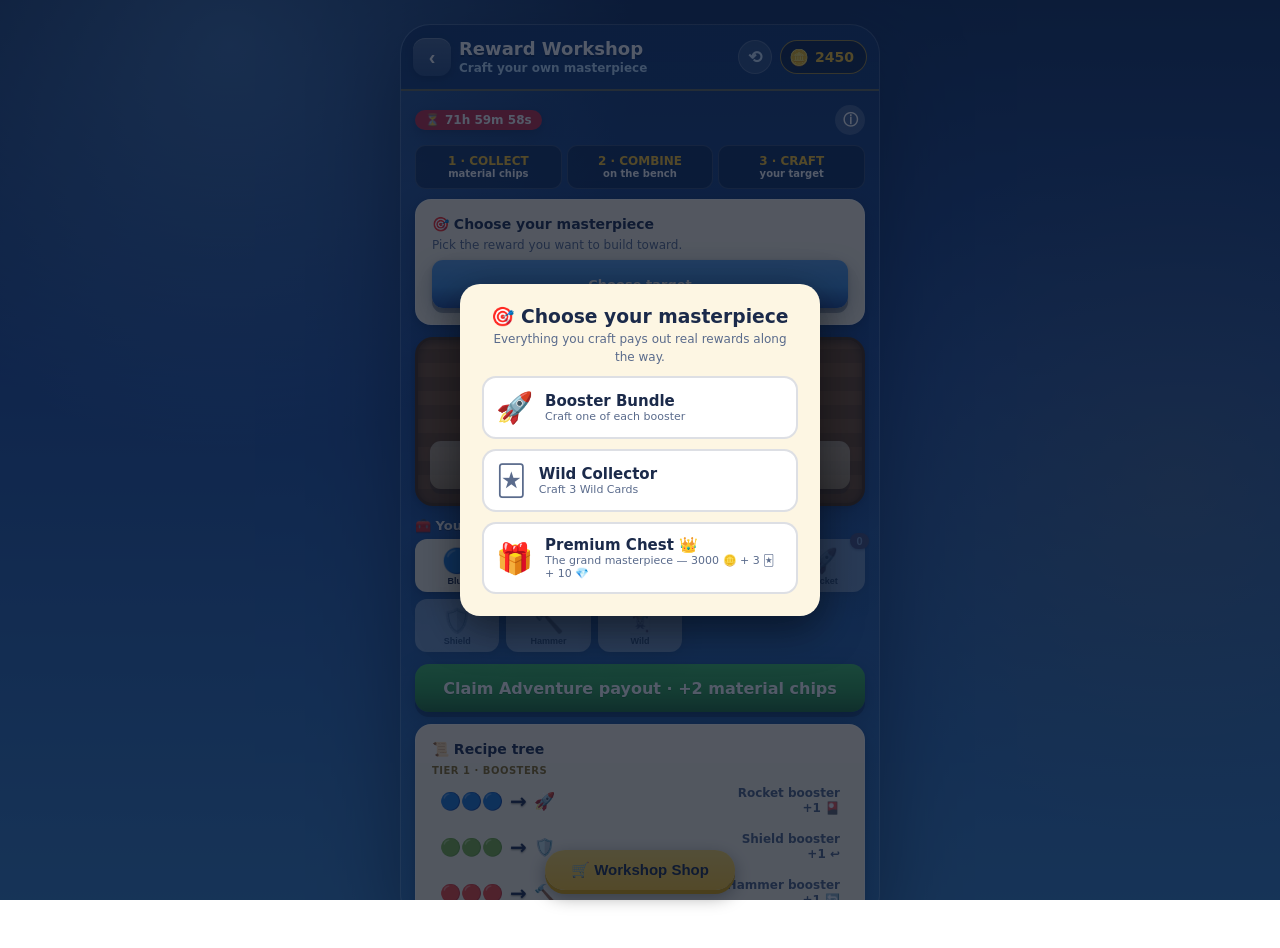
<file: mini-events/events/reward-workshop.html>
<!DOCTYPE html>
<html>
<head>
<meta charset="UTF-8">
<meta name="viewport" content="width=device-width, initial-scale=1.0, maximum-scale=1.0, user-scalable=no, viewport-fit=cover">
<title>Reward Workshop</title>
<link rel="stylesheet" href="../shared/core.css">
<style>
  .sb-main { padding-bottom: calc(env(safe-area-inset-bottom, 0px) + 96px); }
  .ws-head { display:flex; align-items:center; gap:8px; margin-bottom:10px; }
  .ws-info { width:30px;height:30px;border-radius:50%;border:none;background:rgba(255,255,255,0.2);color:#fff;font-weight:900;font-size:15px;cursor:pointer; }
  .ws-head .spacer { flex:1; }

  /* target panel */
  .tgt { margin-bottom:12px; }
  .tgt h4 { margin:0 0 6px; font-size:14px; }
  .tgt-big { font-size:34px; float:right; margin:-4px 0 0 8px; filter:drop-shadow(0 2px 3px rgba(0,0,0,0.3)); }
  .chk { list-style:none; margin:0; padding:0; }
  .chk li { display:flex; align-items:center; gap:7px; font-size:13px; font-weight:700; padding:3px 0; }
  .chk .mk { width:18px; text-align:center; font-weight:900; }
  .chk .ok .mk, .chk li.ok { color:var(--sb-green); }
  .chk li.no .mk { color:var(--sb-red); }
  .chk .cnt { margin-left:auto; font-size:12px; color:#5a6b8c; }
  .chk li.ok .cnt { color:var(--sb-green); }

  /* workbench */
  .bench-zone { position:relative; border-radius:18px; padding:12px 12px 14px; margin-bottom:12px;
    background: repeating-linear-gradient(0deg,#6b4423 0 14px,#7a4f2a 14px 28px), #6b4423;
    border:3px solid #4a2e14; box-shadow: inset 0 2px 8px rgba(0,0,0,0.45), var(--sb-shadow); overflow:hidden; }
  .bench-zone.gold-trim { border-color: var(--sb-yellow); box-shadow: 0 0 14px rgba(255,199,44,0.55), inset 0 2px 8px rgba(0,0,0,0.45); }
  .bench-zone::before { content:""; position:absolute; top:-40px; left:50%; transform:translateX(-50%);
    width:220px; height:130px; background:radial-gradient(ellipse at center, rgba(255,220,120,0.35), transparent 70%); pointer-events:none; }
  .lamp { position:absolute; top:2px; left:50%; transform:translateX(-50%); font-size:20px; }
  .rack { display:flex; justify-content:center; gap:14px; font-size:18px; margin-bottom:6px;
    text-shadow:0 2px 2px rgba(0,0,0,0.4); }
  .rack span { display:inline-block; }
  .dance .rack span { animation: dance 0.5s infinite alternate; }
  .dance .rack span:nth-child(2n){ animation-delay:0.12s; }
  @keyframes dance { from{transform:rotate(-18deg) translateY(0);} to{transform:rotate(18deg) translateY(-5px);} }

  .bench { margin-top:6px; }
  .bench + .bench { margin-top:12px; border-top:2px dashed rgba(255,255,255,0.2); padding-top:12px; }
  .bench-row { display:flex; align-items:center; justify-content:center; gap:6px; }
  .slot { width:52px; height:52px; border-radius:12px; border:2px dashed rgba(255,255,255,0.45);
    background:rgba(0,0,0,0.25); display:grid; place-items:center; font-size:26px; cursor:pointer;
    transition:transform 0.1s; position:relative; }
  .slot:active { transform:scale(0.93); }
  .slot.filled { border-style:solid; border-color:var(--sb-yellow); background:rgba(255,199,44,0.15); }
  .slot.result { border-color:rgba(255,255,255,0.7); background:rgba(255,255,255,0.12); cursor:default; }
  .arrow { color:#fff; font-size:20px; font-weight:900; text-shadow:0 1px 2px rgba(0,0,0,0.5); }
  .bench-foot { display:flex; align-items:center; gap:8px; margin-top:10px; }
  .bench-foot .sb-btn { flex:1; }
  .pop { animation: popIn 0.6s cubic-bezier(0.34,1.8,0.64,1); filter:drop-shadow(0 0 8px rgba(255,220,120,0.95)); }
  @keyframes popIn { 0%{transform:scale(0);} 60%{transform:scale(1.5);} 100%{transform:scale(1);} }

  .craftfx { position:absolute; inset:0; display:none; place-items:center; z-index:5; pointer-events:none; }
  .bench.crafting .craftfx { display:grid; }
  .craftfx .ham { font-size:42px; animation: swing 0.3s infinite alternate; transform-origin:80% 90%; }
  @keyframes swing { from{transform:rotate(-45deg);} to{transform:rotate(20deg);} }
  .craftfx .spk { position:absolute; font-size:20px; animation: spark 0.5s infinite; }
  .craftfx .spk:nth-child(2){ left:32%; top:38%; animation-delay:0.15s; }
  .craftfx .spk:nth-child(3){ right:30%; top:52%; animation-delay:0.3s; }
  .craftfx .spk:nth-child(4){ left:44%; bottom:18%; animation-delay:0.45s; }
  @keyframes spark { 0%{opacity:0; transform:scale(0.4);} 50%{opacity:1; transform:scale(1.3);} 100%{opacity:0; transform:scale(0.4);} }
  .bench.crafting .bench-row { filter:brightness(0.55); }

  .fin-pill { display:block; margin:10px auto 0; border:none; cursor:pointer; border-radius:999px;
    padding:8px 16px; font-weight:800; font-size:13px; color:var(--sb-ink);
    background: linear-gradient(180deg,#ffe08a,var(--sb-yellow)); box-shadow:0 3px 0 var(--sb-yellow-dark), var(--sb-shadow);
    animation: sbPulse 1.4s infinite; }

  /* inventory */
  .inv-title { color:#fff; font-weight:800; font-size:13px; margin:0 0 6px; text-shadow:0 1px 0 rgba(0,0,0,0.3); }
  .inv { display:grid; grid-template-columns:repeat(5,1fr); gap:7px; margin-bottom:12px; }
  .inv button { position:relative; border:none; border-radius:12px; background:rgba(253,246,227,0.95);
    padding:8px 2px 6px; font-size:24px; cursor:pointer; box-shadow:var(--sb-shadow); transition:transform 0.1s; }
  .inv button:active { transform:scale(0.9); }
  .inv button.zero { opacity:0.4; filter:grayscale(0.7); }
  .inv .ct { position:absolute; top:-6px; right:-4px; background:var(--sb-red); color:#fff; font-size:11px;
    font-weight:900; border-radius:999px; min-width:19px; padding:2px 4px; box-shadow:0 1px 3px rgba(0,0,0,0.4); }
  .inv .lbl { display:block; font-size:9px; font-weight:800; color:var(--sb-ink); margin-top:1px; }

  /* recipes */
  .recipes { margin-bottom:12px; }
  .recipes h4 { margin:0 0 8px; font-size:14px; }
  .rec { display:flex; align-items:center; gap:7px; font-size:17px; padding:8px; border-radius:10px; }
  .rec.hot { background:rgba(255,199,44,0.3); outline:2px solid var(--sb-yellow); }
  .rec .nm { margin-left:auto; font-size:12px; line-height:1.25; font-weight:900; color:#4e6080; text-align:right; }
  .tier { font-size:10px; font-weight:900; color:#8a6d1f; margin:6px 0 2px; letter-spacing:0.5px; }

  .earn { margin-bottom:12px; }

  /* card flip overlay */
  .flipwrap { display:flex; justify-content:center; gap:18px; margin:14px 0 6px; perspective:600px; }
  .fcard { width:74px; height:102px; position:relative; transform-style:preserve-3d; transition:transform 0.55s cubic-bezier(0.34,1.3,0.64,1); }
  .fcard.flipped { transform:rotateY(180deg); }
  .fcard .face { position:absolute; inset:0; border-radius:10px; backface-visibility:hidden;
    display:grid; place-items:center; box-shadow:0 4px 10px rgba(0,0,0,0.35); }
  .fcard .back { background:repeating-linear-gradient(45deg,var(--sb-blue) 0 8px,var(--sb-blue-dark) 8px 16px);
    border:3px solid #fff; color:var(--sb-yellow); font-size:26px; font-weight:900; }
  .fcard .front { background:#fff; border:3px solid var(--sb-yellow); transform:rotateY(180deg); font-size:38px; }
  .fcard .front small { position:absolute; bottom:6px; font-size:10px; font-weight:800; color:var(--sb-ink); }

  /* shop drawer */
  .shop-tab { position:fixed; left:50%; transform:translateX(-50%);
    bottom:calc(env(safe-area-inset-bottom,0px) + 10px); z-index:120;
    border:none; cursor:pointer; border-radius:999px; padding:11px 26px; font-weight:900; font-size:15px;
    color:var(--sb-ink); background:linear-gradient(180deg,#ffd95e,var(--sb-yellow));
    box-shadow:0 4px 0 var(--sb-yellow-dark), 0 6px 18px rgba(0,0,0,0.4); }
  .drawer-bd { position:fixed; inset:0; z-index:150; background:rgba(10,20,40,0.6); display:none;
    align-items:flex-end; justify-content:center; }
  .drawer-bd.open { display:flex; }
  .drawer { width:100%; max-width:480px; background:var(--sb-cream); border-radius:22px 22px 0 0;
    padding:16px 16px calc(env(safe-area-inset-bottom,0px)+18px); max-height:70dvh; overflow-y:auto;
    animation: up 0.3s cubic-bezier(0.22,1,0.36,1); }
  @keyframes up { from{transform:translateY(100%);} to{transform:translateY(0);} }
  .offer { display:flex; align-items:center; gap:10px; padding:10px 8px; border-bottom:1px solid rgba(27,42,74,0.1); }
  .offer .ic { font-size:28px; }
  .offer .tx { flex:1; min-width:0; }
  .offer .tx b { font-size:14px; display:block; }
  .offer .tx span { font-size:11px; color:#5a6b8c; }
  .offer .sb-btn-sm { min-width:74px; }
  .owned { font-size:12px; font-weight:900; color:var(--sb-green); min-width:74px; text-align:center; }

  /* target chooser */
  .choose-opt { display:flex; align-items:center; gap:12px; width:100%; margin-top:10px; border:2px solid rgba(27,42,74,0.15);
    border-radius:14px; background:#fff; padding:12px; cursor:pointer; text-align:left; font-family:var(--sb-font); }
  .choose-opt:active { transform:scale(0.97); }
  .choose-opt .em { font-size:30px; }
  .choose-opt b { display:block; font-size:15px; color:var(--sb-ink); }
  .choose-opt span { font-size:11px; color:#5a6b8c; }
  .ws-loop { display:grid; grid-template-columns:repeat(3,1fr); gap:5px; margin:0 0 10px; }
  .ws-loop span { border-radius:10px; padding:8px 4px; background:rgba(6,29,66,.52); border:1px solid rgba(255,255,255,.15); color:#fff; font-size:10px; text-align:center; font-weight:900; line-height:1.2; }
  .ws-loop b { display:block; color:var(--sb-yellow); font-size:12px; }
</style>
</head>
<body>
<div class="sb-app">
  <div class="sb-main">
    <div class="ws-head">
      <span class="sb-timer-chip">⏳ <span id="timer"></span></span>
      <span class="spacer"></span>
      <button class="ws-info" id="infoBtn">ⓘ</button>
    </div>
    <div class="ws-loop"><span><b>1 · COLLECT</b>material chips</span><span><b>2 · COMBINE</b>on the bench</span><span><b>3 · CRAFT</b>your target</span></div>

    <div class="sb-panel tgt" id="tgtPanel"></div>

    <div class="bench-zone" id="benchZone">
      <span class="lamp">💡</span>
      <div class="rack"><span>🔨</span><span>🪚</span><span>🔧</span><span>✂️</span><span>📏</span></div>
      <div id="benches"></div>
      <div id="pillWrap"></div>
    </div>

    <p class="inv-title">🧰 Your materials — tap to place on bench</p>
    <div class="inv" id="inv"></div>

    <button class="sb-btn sb-btn-green sb-btn-block earn" id="playBtn">Claim Adventure payout · +2 material chips</button>

    <div class="sb-panel recipes" id="recipes"></div>
  </div>
</div>
<button class="shop-tab" id="shopTab">🛒 Workshop Shop</button>
<div class="drawer-bd" id="drawerBd"><div class="drawer" id="drawer"></div></div>

<script src="../shared/core.js"></script>
<script>
(function(){
"use strict";
SB.init({ title:"Reward Workshop", subtitle:"Craft your own masterpiece", resetKey:"reward-workshop" });

var st = SB.store("reward-workshop", {
  endTs:0, target:null, done:false, celebrated:false,
  inv:{ blue:2, green:1, red:0, gold:0, rocket:0, shield:0, hammer:0, wildcard:0 },
  crafts:{ rocket:0, shield:0, hammer:0, wildcard:0, chest:0 },
  bench2:false, instant:false, dbl:false, levels:0, chipsEarned:0
});
var S = st.data, inv = S.inv, C = S.crafts;
if(!S.endTs || S.endTs<=Date.now()){ S.endTs = Date.now() + 72*3600*1000; st.save(); }

var ITEMS = {
  blue:{e:"🔵",n:"Blue Chip"}, green:{e:"🟢",n:"Green Chip"}, red:{e:"🔴",n:"Red Chip"}, gold:{e:"🟡",n:"Gold Chip"},
  rocket:{e:"🚀",n:"Rocket"}, shield:{e:"🛡️",n:"Shield"}, hammer:{e:"🔨",n:"Hammer"}, wildcard:{e:"🃏",n:"Wild Card"}
};
var BOOSTERS = ["rocket","shield","hammer"];
var RECIPES = {
  rocket:{ need:{blue:3}, out:"rocket", grant:[{type:"draw",amount:1}], n:"Rocket booster" },
  shield:{ need:{green:3}, out:"shield", grant:[{type:"undo",amount:1}], n:"Shield booster" },
  hammer:{ need:{red:3}, out:"hammer", grant:[{type:"reverse",amount:1}], n:"Hammer booster" },
  wildcard:{ need:{booster:2, gold:1}, out:"wildcard", grant:[{type:"wild",amount:1}], n:"Wild Card" },
  chest:{ need:{wildcard:2}, out:null, grant:[{type:"coins",amount:3000},{type:"wild",amount:3},{type:"gem",amount:10}], n:"PREMIUM CHEST" }
};
var PRICE = { blue:"$0.99", green:"$0.99", red:"$0.99", gold:"$1.99", rocket:"$1.49", shield:"$1.49", hammer:"$1.49", wildcard:"$2.99" };
var TGT = {
  wild3:{ e:"🃏", n:"Wild Collector", d:"Craft 3 Wild Cards" },
  chest:{ e:"🎁", n:"Premium Chest", d:"The grand masterpiece — 3000 🪙 + 3 🃏 + 10 💎" },
  boosters:{ e:"🚀", n:"Booster Bundle", d:"Craft one of each booster" }
};

var benches = [ {slots:[],busy:false,result:null} ];
if(S.bench2) benches.push({slots:[],busy:false,result:null});

// ---------- helpers ----------
function el(id){ return document.getElementById(id); }
function boosterCount(){ return inv.rocket + inv.shield + inv.hammer; }
function have(k){ return k==="booster" ? boosterCount() : (inv[k]||0); }
function targetDone(){
  if(S.target==="boosters") return C.rocket>=1 && C.shield>=1 && C.hammer>=1;
  if(S.target==="wild3") return C.wildcard>=3;
  if(S.target==="chest") return C.chest>=1;
  return false;
}
function pathRecipes(){
  if(!S.target) return [];
  if(S.target==="boosters") return ["hammer","shield","rocket"].filter(function(r){ return !C[r]; });
  if(S.target==="wild3") return C.wildcard>=3 ? [] : ["wildcard","hammer","shield","rocket"];
  return C.chest ? [] : ["chest","wildcard","hammer","shield","rocket"];
}
function missingFor(rid){
  var need = RECIPES[rid].need, miss = [];
  for(var k in need) for(var i=have(k); i<need[k]; i++) miss.push(k);
  return miss;
}
function matchRecipe(slots){
  outer: for(var id in RECIPES){
    var need = RECIPES[id].need, pool = slots.slice();
    for(var k in need){
      for(var i=0;i<need[k];i++){
        var idx = -1;
        for(var j=0;j<pool.length;j++){
          if(k==="booster" ? BOOSTERS.indexOf(pool[j])>=0 : pool[j]===k){ idx=j; break; }
        }
        if(idx<0) continue outer;
        pool.splice(idx,1);
      }
    }
    if(pool.length===0) return id;
  }
  return null;
}

// ---------- rendering ----------
function renderTarget(){
  var p = el("tgtPanel");
  if(!S.target){
    p.innerHTML = '<h4>🎯 Choose your masterpiece</h4><div class="sb-muted" style="font-size:12px">Pick the reward you want to build toward.</div>' +
      '<button class="sb-btn sb-btn-blue sb-btn-block sb-btn-sm" style="margin-top:8px" id="pickBtn">Choose target</button>';
    el("pickBtn").addEventListener("click", showChooser);
    return;
  }
  var t = TGT[S.target], rows = [], bc = boosterCount();
  function row(e,l,h,n){ rows.push({e:e,l:l,h:h,n:n}); }
  if(S.target==="boosters"){
    row("🚀","Rocket crafted",Math.min(1,C.rocket),1);
    row("🛡️","Shield crafted",Math.min(1,C.shield),1);
    row("🔨","Hammer crafted",Math.min(1,C.hammer),1);
    if(!C.rocket) row("🔵","Blue Chips",inv.blue,3);
    else if(!C.shield) row("🟢","Green Chips",inv.green,3);
    else if(!C.hammer) row("🔴","Red Chips",inv.red,3);
  } else if(S.target==="wild3"){
    row("🃏","Wild Cards crafted",C.wildcard,3);
    if(C.wildcard<3){ row("⚙️","Boosters ready",bc,2); row("🟡","Gold Chip",inv.gold,1); }
  } else {
    row("🎁","Premium Chest",C.chest,1);
    if(!C.chest){
      row("🃏","Wild Cards ready",inv.wildcard,2);
      if(inv.wildcard<2){ row("⚙️","Boosters ready",bc,2); row("🟡","Gold Chip",inv.gold,1); }
    }
  }
  p.innerHTML = '<span class="tgt-big">'+t.e+'</span><h4>🎯 '+t.n+'</h4><ul class="chk">' +
    rows.map(function(r){
      var ok = r.h>=r.n;
      return '<li class="'+(ok?"ok":"no")+'"><span class="mk">'+(ok?"✓":"✗")+'</span><span>'+r.e+' '+r.l+
        '</span><span class="cnt">'+Math.min(r.h,r.n)+'/'+r.n+'</span></li>';
    }).join("") + "</ul>" +
    (targetDone() ? '<div style="font-weight:900;color:var(--sb-green);font-size:13px">🏆 Masterpiece complete!</div>' : "");
}

function renderBenches(){
  el("benches").innerHTML = benches.map(function(b,bi){
    var rid = matchRecipe(b.slots);
    var slots = "";
    for(var i=0;i<3;i++){
      var it = b.slots[i];
      slots += '<div class="slot'+(it?" filled":"")+'" data-b="'+bi+'" data-i="'+i+'">'+(it?ITEMS[it].e:"")+"</div>";
    }
    var res = b.result ? '<span class="pop">'+b.result+"</span>" : (rid ? '<span style="opacity:0.35">'+(RECIPES[rid].out?ITEMS[RECIPES[rid].out].e:"🎁")+"</span>" : "");
    return '<div class="bench'+(b.busy?" crafting":"")+'" data-bench="'+bi+'">' +
      '<div class="craftfx"><span class="ham">🔨</span><span class="spk">✨</span><span class="spk">✨</span><span class="spk">💥</span></div>' +
      '<div class="bench-row">'+slots+'<span class="arrow">→</span><div class="slot result">'+res+"</div></div>" +
      '<div class="bench-foot"><button class="sb-btn sb-btn-yellow sb-btn-sm" data-craft="'+bi+'"'+((rid&&!b.busy)?"":" disabled")+">⚒️ CRAFT"+
      (S.dbl?" ×2":"")+"</button></div></div>";
  }).join("");
  el("benches").querySelectorAll(".slot[data-b]").forEach(function(s){
    s.addEventListener("click", function(){ unplace(+s.dataset.b, +s.dataset.i); });
  });
  el("benches").querySelectorAll("[data-craft]").forEach(function(btn){
    btn.addEventListener("click", function(){ startCraft(benches[+btn.dataset.craft]); });
  });
  el("benchZone").classList.toggle("gold-trim", S.dbl);
  renderPill();
}

function renderPill(){
  var w = el("pillWrap"); w.innerHTML = "";
  var list = pathRecipes();
  for(var i=0;i<list.length;i++){
    var rid = list[i], miss = missingFor(rid);
    if(miss.length===1){
      var m = miss[0]==="booster" ? "rocket" : miss[0];
      var b = document.createElement("button");
      b.className = "fin-pill";
      b.innerHTML = "✨ Finish "+RECIPES[rid].n+" — get 1 "+ITEMS[m].n+" "+ITEMS[m].e+" · "+PRICE[m];
      (function(rid,m){ b.addEventListener("click", function(){ sellMissing(rid,m); }); })(rid,m);
      w.appendChild(b);
      return;
    }
  }
}

function renderInv(){
  var keys = ["blue","green","red","gold","rocket","shield","hammer","wildcard"];
  el("inv").innerHTML = keys.map(function(k){
    return '<button data-it="'+k+'" class="'+(inv[k]?"":"zero")+'">'+ITEMS[k].e+
      '<span class="lbl">'+ITEMS[k].n.split(" ")[0]+'</span><span class="ct">'+inv[k]+"</span></button>";
  }).join("");
  el("inv").querySelectorAll("[data-it]").forEach(function(b){
    b.addEventListener("click", function(){ place(b.dataset.it, b); });
  });
}

function renderRecipes(){
  var path = pathRecipes();
  function line(id, ing){
    return '<div class="rec'+(path.indexOf(id)>=0?" hot":"")+'">'+ing+' <span class="arrow" style="color:var(--sb-ink)">→</span> '+
      (RECIPES[id].out?ITEMS[RECIPES[id].out].e:"🎁")+'<span class="nm">'+RECIPES[id].n+"<br>+"+
      RECIPES[id].grant.map(function(g){ return g.amount+" "+SB.icon(g.type); }).join(" ")+"</span></div>";
  }
  el("recipes").innerHTML = "<h4>📜 Recipe tree</h4>" +
    '<div class="tier">TIER 1 · BOOSTERS</div>' +
    line("rocket","🔵🔵🔵") + line("shield","🟢🟢🟢") + line("hammer","🔴🔴🔴") +
    '<div class="tier">TIER 2</div>' + line("wildcard","⚙️⚙️ + 🟡") +
    '<div class="tier">TIER 3 · GRAND GOAL</div>' + line("chest","🃏🃏") +
    '<div class="sb-muted" style="font-size:11px;margin-top:6px">⚙️ = any crafted booster. Crafted items also pay out real boosters instantly.</div>';
}

function renderAll(){ renderTarget(); renderBenches(); renderInv(); renderRecipes(); st.save(); }

// ---------- bench interaction ----------
function place(item, srcEl){
  if(!inv[item]){ srcEl.classList.remove("sb-shake"); void srcEl.offsetWidth; srcEl.classList.add("sb-shake"); return; }
  for(var i=0;i<benches.length;i++){
    var b = benches[i];
    if(!b.busy && b.slots.length<3){
      inv[item]--; b.slots.push(item); b.result=null;
      SB.haptic(10); renderAll(); return;
    }
  }
  SB.toast(benches.length>1 ? "Both benches are full!" : "Bench is full — craft or remove items");
  el("benchZone").classList.remove("sb-shake"); void el("benchZone").offsetWidth; el("benchZone").classList.add("sb-shake");
}
function unplace(bi, si){
  var b = benches[bi];
  if(b.busy || !b.slots[si]) return;
  inv[b.slots[si]]++; b.slots.splice(si,1);
  SB.haptic(8); renderAll();
}

function startCraft(b){
  var rid = matchRecipe(b.slots);
  if(!rid || b.busy) return;
  b.busy = true; b.result = null;
  SB.haptic(15); renderAll();
  setTimeout(function(){ finishCraft(b, rid); }, S.instant ? 180 : 1200);
}
function finishCraft(b, rid){
  var R = RECIPES[rid], mult = S.dbl ? 2 : 1;
  b.slots = []; b.busy = false;
  b.result = R.out ? ITEMS[R.out].e : "🎁";
  C[rid] += mult;
  if(R.out) inv[R.out] += mult;
  var zone = el("benchZone"), r = zone.getBoundingClientRect();
  SB.grantRewards(R.grant.map(function(g){ return {type:g.type, amount:g.amount*mult}; }), zone);
  SB.confetti(r.left + r.width/2, r.top + r.height/2, 45);
  SB.toast("⚒️ Crafted "+(mult>1?"2× ":"")+R.n+"!");
  renderAll();
  setTimeout(function(){ b.result=null; renderBenches(); }, 2200);
  if(rid==="chest") setTimeout(grandCelebration, 600);
  else if(targetDone() && !S.celebrated){ S.celebrated = true; st.save(); setTimeout(targetCelebration, 700); }
}

// ---------- contextual monetization ----------
function sellMissing(rid, item){
  SB.buyIAP({
    label:"1 "+ITEMS[item].n+" "+ITEMS[item].e,
    price:PRICE[item],
    sub:"The exact piece missing from your "+RECIPES[rid].n+" — crafts it instantly!",
    grant:false,
    onSuccess:function(){
      inv[item]++;
      SB.toast("+1 "+ITEMS[item].n+" "+ITEMS[item].e);
      autoCraft(rid);
    }
  });
}
function autoCraft(rid){
  var free = null;
  for(var i=0;i<benches.length;i++) if(!benches[i].busy){ free = benches[i]; break; }
  var miss = missingFor(rid);
  if(!free || miss.length){ renderAll(); return; }
  // return any staged items on that bench, then pull the recipe from inventory
  free.slots.forEach(function(it){ inv[it]++; });
  free.slots = [];
  var need = RECIPES[rid].need;
  for(var k in need){
    for(var j=0;j<need[k];j++){
      if(k==="booster"){
        for(var x=0;x<BOOSTERS.length;x++) if(inv[BOOSTERS[x]]>0){ inv[BOOSTERS[x]]--; free.slots.push(BOOSTERS[x]); break; }
      } else { inv[k]--; free.slots.push(k); }
    }
  }
  renderAll();
  setTimeout(function(){ startCraft(free); }, 500);
}

// ---------- shop drawer ----------
function offerRow(ic, name, sub, price, key, fn){
  var owned = key && S[key];
  return '<div class="offer"><span class="ic">'+ic+'</span><div class="tx"><b>'+name+"</b><span>"+sub+"</span></div>"+
    (owned ? '<span class="owned">✓ Owned</span>' : '<button class="sb-btn sb-btn-green sb-btn-sm" data-of="'+fn+'">'+price+"</button>")+"</div>";
}
function renderDrawer(){
  el("drawer").innerHTML = '<h3 style="margin:0 0 2px">🛒 Workshop Shop</h3>'+
    '<div class="sb-muted" style="font-size:12px;margin-bottom:6px">Stock the bench, upgrade the workshop</div>'+
    offerRow("🎨","Chip Variety Pack","2× Blue 🔵, Green 🟢 & Red 🔴 chips","$1.99",null,"pack")+
    offerRow("🟡","Gold Chip","The rare one — needed for Wild Cards","$1.99",null,"gold")+
    offerRow("🪑","Second Bench","Craft two recipes in parallel","$2.99","bench2","bench")+
    offerRow("⚡","Instant Craft","Skip crafting time on every bench","$0.99","instant","instant")+
    offerRow("✨","Double Output Pass","Every craft outputs ×2 for the whole event","$4.99","dbl","dbl")+
    '<button class="sb-sheet-cancel" id="drawerClose">Close</button>';
  el("drawer").querySelectorAll("[data-of]").forEach(function(b){
    b.addEventListener("click", function(){ buyOffer(b.dataset.of); });
  });
  el("drawerClose").addEventListener("click", function(){ el("drawerBd").classList.remove("open"); });
}
function buyOffer(id){
  el("drawerBd").classList.remove("open");
  var o = {
    pack:{ label:"Chip Variety Pack 🎨", price:"$1.99", sub:"2× 🔵 + 2× 🟢 + 2× 🔴 straight to your bench",
      fn:function(){ inv.blue+=2; inv.green+=2; inv.red+=2; SB.toast("+2 🔵 +2 🟢 +2 🔴"); } },
    gold:{ label:"Gold Chip 🟡", price:"$1.99", sub:"The rare chip that unlocks Wild Cards",
      fn:function(){ inv.gold++; SB.toast("+1 Gold Chip 🟡"); } },
    bench:{ label:"Second Bench 🪑", price:"$2.99", sub:"One-time upgrade · craft two recipes at once",
      fn:function(){ S.bench2=true; benches.push({slots:[],busy:false,result:null}); SB.toast("🪑 Second bench installed!"); } },
    instant:{ label:"Instant Craft ⚡", price:"$0.99", sub:"One-time upgrade · no more waiting at the bench",
      fn:function(){ S.instant=true; SB.toast("⚡ Instant Craft enabled!"); } },
    dbl:{ label:"Double Output Pass ✨", price:"$4.99", sub:"Event-long · every craft outputs ×2 (gold-trim bench!)",
      fn:function(){ S.dbl=true; SB.toast("✨ Double Output active!"); } }
  }[id];
  SB.buyIAP({ label:o.label, price:o.price, sub:o.sub, grant:false,
    onSuccess:function(){ o.fn(); renderAll(); renderDrawer(); },
    onCancel:function(){ el("drawerBd").classList.add("open"); } });
}
el("shopTab").addEventListener("click", function(){ renderDrawer(); el("drawerBd").classList.add("open"); });
el("drawerBd").addEventListener("click", function(e){ if(e.target===el("drawerBd")) el("drawerBd").classList.remove("open"); });

// ---------- play a level (faucet) ----------
function rollChip(){
  var r = Math.random();
  return r<0.40 ? "blue" : r<0.70 ? "green" : r<0.95 ? "red" : "gold";
}
el("playBtn").addEventListener("click", function(){
  var a = rollChip(), b = rollChip();
  S.levels++; S.chipsEarned += 2;
  var m = SB.modal(
    '<h3 style="margin:0">Level complete! 🎉</h3><div class="sb-muted" style="font-size:12px">Your material haul…</div>'+
    '<div class="flipwrap">'+
    '<div class="fcard" id="fc0"><div class="face back">SB</div><div class="face front">'+ITEMS[a].e+"<small>"+ITEMS[a].n+"</small></div></div>"+
    '<div class="fcard" id="fc1"><div class="face back">SB</div><div class="face front">'+ITEMS[b].e+"<small>"+ITEMS[b].n+"</small></div></div>"+
    "</div>"+'<button class="sb-btn sb-btn-blue sb-btn-block" id="fcOk" disabled>Collect</button>');
  setTimeout(function(){ el("fc0").classList.add("flipped"); SB.haptic(10); }, 350);
  setTimeout(function(){ el("fc1").classList.add("flipped"); SB.haptic(10);
    if(a==="gold"||b==="gold") SB.confetti(); el("fcOk").disabled = false; }, 800);
  el("fcOk").addEventListener("click", function(){
    inv[a]++; inv[b]++; m.close();
    SB.toast("+1 "+ITEMS[a].e+"  ·  +1 "+ITEMS[b].e);
    SB.haptic(20); renderAll();
  });
});

// ---------- celebrations ----------
function targetCelebration(){
  SB.confetti();
  var t = TGT[S.target];
  var m = SB.modal('<div style="font-size:52px">'+t.e+'</div><h3 style="margin:6px 0">Masterpiece complete!</h3>'+
    '<p class="sb-muted" style="font-size:13px">You finished the <b>'+t.n+'</b> path. The workshop stays open — pick a new goal!</p>'+
    '<button class="sb-btn sb-btn-yellow sb-btn-block" id="newTgt">🎯 New masterpiece?</button>'+
    '<button class="sb-sheet-cancel" id="keepGo">Keep crafting</button>');
  m.el.querySelector("#newTgt").addEventListener("click", function(){ m.close(); newMasterpiece(); });
  m.el.querySelector("#keepGo").addEventListener("click", m.close);
}
function grandCelebration(){
  S.done = true; st.save();
  el("benchZone").classList.add("dance");
  SB.confetti();
  setTimeout(function(){ SB.confetti(window.innerWidth*0.25, window.innerHeight*0.4, 70); }, 350);
  setTimeout(function(){ SB.confetti(window.innerWidth*0.75, window.innerHeight*0.4, 70); }, 700);
  setTimeout(function(){
    var m = SB.modal('<div style="font-size:56px" class="sb-bounce">🎁</div><h3 style="margin:6px 0">PREMIUM CHEST CRAFTED!</h3>'+
      '<div style="display:flex;gap:6px;justify-content:center;flex-wrap:wrap;margin:8px 0">'+
      SB.rewardChip({type:"coins",amount:3000*(S.dbl?2:1)})+SB.rewardChip({type:"wild",amount:3*(S.dbl?2:1)})+SB.rewardChip({type:"gem",amount:10*(S.dbl?2:1)})+"</div>"+
      '<p class="sb-muted" style="font-size:12px">'+S.levels+" levels played · "+(C.rocket+C.shield+C.hammer)+" boosters, "+C.wildcard+" wilds & "+C.chest+" chest crafted · "+S.chipsEarned+" chips earned</p>"+
      '<button class="sb-btn sb-btn-yellow sb-btn-block" id="restart">🎯 New masterpiece?</button>'+
      '<button class="sb-sheet-cancel" id="stay">Bask in glory</button>');
    m.el.querySelector("#restart").addEventListener("click", function(){ m.close(); el("benchZone").classList.remove("dance"); newMasterpiece(); });
    m.el.querySelector("#stay").addEventListener("click", function(){ m.close(); el("benchZone").classList.remove("dance"); });
  }, 1100);
}
function newMasterpiece(){
  S.target = null; S.celebrated = false; S.done = false;
  C.rocket=0; C.shield=0; C.hammer=0; C.wildcard=0; C.chest=0;
  st.save(); renderAll(); showChooser();
}

// ---------- target chooser ----------
function showChooser(){
  var m = SB.modal('<h3 style="margin:0 0 2px">🎯 Choose your masterpiece</h3>'+
    '<p class="sb-muted" style="font-size:12px;margin:4px 0 6px">Everything you craft pays out real rewards along the way.</p>'+
    ["boosters","wild3","chest"].map(function(k){
      var t = TGT[k];
      return '<button class="choose-opt" data-t="'+k+'"><span class="em">'+t.e+'</span><span><b>'+t.n+
        (k==="chest"?" 👑":"")+"</b><span>"+t.d+"</span></span></button>";
    }).join(""));
  m.el.querySelectorAll("[data-t]").forEach(function(b){
    b.addEventListener("click", function(){
      S.target = b.dataset.t; S.celebrated = targetDone(); st.save();
      m.close(); SB.haptic(15); SB.toast("🎯 Target set: "+TGT[S.target].n);
      renderAll();
    });
  });
}

// ---------- info ----------
el("infoBtn").addEventListener("click", function(){
  var m = SB.modal('<h3 style="margin:0 0 8px">🛠️ Reward Workshop</h3>'+
    '<p style="font-size:13px;text-align:left;line-height:1.5;margin:0">Choose a masterpiece, then follow its highlighted recipe. Tap materials to place them on the bench; tap a filled slot to take one back. Three matching chips craft a booster, two boosters plus Gold craft a Wild Card, and two Wild Cards craft the Premium Chest. The checklist always shows the next missing ingredient.</p>'+
    '<button class="sb-btn sb-btn-blue sb-btn-block" style="margin-top:12px" id="infoOk">Got it</button>');
  m.el.querySelector("#infoOk").addEventListener("click", m.close);
});

// ---------- countdown ----------
SB.countdown(el("timer"), S.endTs, function(){ SB.toast("⏳ Event ended — demo stays open"); });

// ---------- boot ----------
renderAll();
if(!S.target) showChooser();
})();
</script>
</body>
</html>
</file>
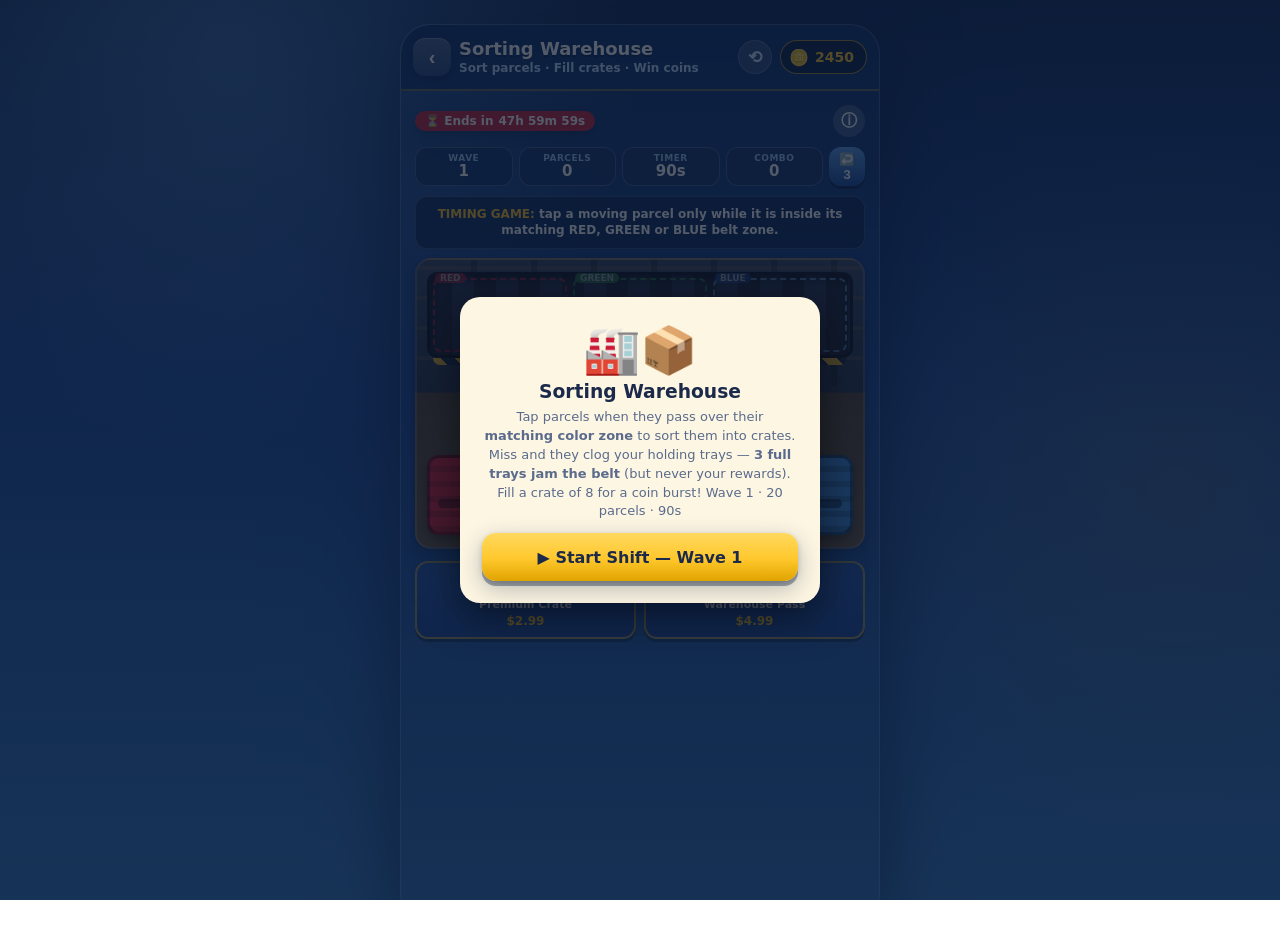
<file: mini-events/events/sorting-warehouse.html>
<!DOCTYPE html>
<html>
<head>
<meta charset="UTF-8">
<meta name="viewport" content="width=device-width, initial-scale=1.0, maximum-scale=1.0, user-scalable=no, viewport-fit=cover">
<title>Sorting Warehouse · Skip-Bo Event</title>
<link rel="stylesheet" href="../shared/core.css">
<style>
  .ev-head { display:flex; align-items:center; justify-content:space-between; margin-bottom:10px; }
  .ev-info-btn {
    width:32px; height:32px; border-radius:50%; border:none; cursor:pointer;
    background:rgba(255,255,255,0.18); color:#fff; font-weight:900; font-size:16px;
  }
  /* ---- HUD ---- */
  .hud { display:flex; gap:6px; margin-bottom:10px; }
  .hud-chip {
    flex:1 1 0; background:rgba(20,57,111,0.85); border:1.5px solid rgba(255,255,255,0.2);
    border-radius:12px; padding:5px 4px; text-align:center; color:#fff; min-width:0;
  }
  .hud-chip .lbl { font-size:9px; font-weight:700; color:var(--sb-sky-light); text-transform:uppercase; letter-spacing:0.5px; }
  .hud-chip .val { font-size:15px; font-weight:900; line-height:1.15; white-space:nowrap; }
  .hud-chip.timer-low .val { color:#ff8d9b; animation:sbPulse 0.8s infinite; }
  .hud-chip.combo-hot { border-color:var(--sb-yellow); background:rgba(255,199,44,0.25); }
  .hud-undo {
    flex:0 0 auto; border:none; border-radius:12px; cursor:pointer; padding:0 10px;
    background:linear-gradient(180deg,#5ba0e8,var(--sb-blue)); color:#fff; font-weight:900; font-size:13px;
    box-shadow:0 3px 0 rgba(0,0,0,0.3);
  }
  .hud-undo:active { transform:translateY(2px); box-shadow:none; }
  /* ---- Scene ---- */
  .scene {
    position:relative; border-radius:var(--sb-radius); overflow:hidden;
    background:linear-gradient(180deg,#3a4a63 0%, #2c3950 46%, #57493a 46.5%, #6b5b48 100%);
    border:2px solid rgba(255,255,255,0.15); box-shadow:var(--sb-shadow);
    padding:10px 10px 12px;
  }
  .scene::before { /* warehouse wall shelves */
    content:""; position:absolute; left:0; right:0; top:0; height:44%;
    background:
      repeating-linear-gradient(90deg, transparent 0 54px, rgba(0,0,0,0.22) 54px 60px),
      repeating-linear-gradient(0deg, transparent 0 26px, rgba(255,199,44,0.10) 26px 30px);
    pointer-events:none;
  }
  /* ---- Belt ---- */
  .belt-wrap { position:relative; margin-top:2px; }
  .belt {
    position:relative; height:86px; border-radius:10px; overflow:visible;
    background:repeating-linear-gradient(90deg,#20283a 0 22px,#2b3550 22px 44px);
    background-size:44px 100%;
    border:3px solid #141a29; box-shadow:inset 0 4px 8px rgba(0,0,0,0.5);
    animation:beltRoll 0.9s linear infinite;
  }
  .belt.paused { animation-play-state:paused; }
  @keyframes beltRoll { from { background-position-x:0; } to { background-position-x:44px; } }
  .belt-edge { height:7px; margin:0 6px; border-radius:0 0 8px 8px;
    background:repeating-linear-gradient(45deg,#FFC72C 0 10px,#1B2A4A 10px 20px); opacity:0.85; }
  .zones { position:absolute; inset:0; display:flex; pointer-events:none; }
  .zone { flex:1; border-radius:8px; border:2px dashed transparent; margin:3px; opacity:0.55; }
  .zone.z-red { border-color:var(--sb-red); } .zone.z-green { border-color:var(--sb-green); } .zone.z-blue { border-color:#7db9f5; }
  .zone .ztag { position:absolute; top:-2px; font-size:9px; font-weight:900; padding:0 5px; border-radius:6px; color:#fff; }
  /* ---- Parcels ---- */
  .parcel {
    position:absolute; top:14px; width:54px; height:58px; border-radius:9px; cursor:pointer;
    border:2px solid rgba(0,0,0,0.35); box-shadow:0 4px 8px rgba(0,0,0,0.4);
    padding:0; display:grid; place-items:center; z-index:5; transition:transform 0.1s;
  }
  .parcel:active { transform:scale(0.9); }
  .parcel::before { content:""; position:absolute; left:50%; top:0; bottom:0; width:9px; transform:translateX(-50%);
    background:rgba(255,255,255,0.35); }
  .parcel .pcard {
    position:relative; z-index:2; width:26px; height:34px; background:#fff; border-radius:4px;
    display:grid; place-items:center; font-weight:900; font-size:16px; border:2px solid currentColor;
    box-shadow:0 1px 3px rgba(0,0,0,0.3);
  }
  .parcel.p-red { background:linear-gradient(180deg,#ef5468,var(--sb-red)); color:var(--sb-red); }
  .parcel.p-green { background:linear-gradient(180deg,#3fc167,var(--sb-green)); color:var(--sb-green); }
  .parcel.p-blue { background:linear-gradient(180deg,#5ba0e8,var(--sb-blue)); color:var(--sb-blue); }
  .parcel.p-gold { background:linear-gradient(180deg,#ffe58a,var(--sb-yellow)); color:#b8860b; animation:goldGlow 0.8s infinite alternate; }
  .parcel.p-gold::after { content:"✨"; position:absolute; top:-12px; right:-8px; font-size:14px; animation:sbPulse 1s infinite; }
  .parcel.p-rainbow { background:linear-gradient(120deg,#ef5468,#ffd95e,#3fc167,#5ba0e8); color:var(--sb-blue-dark); }
  .parcel.p-rainbow::after { content:"🌈"; position:absolute; top:-13px; right:-9px; font-size:14px; }
  @keyframes goldGlow { from { box-shadow:0 0 6px 2px rgba(255,199,44,0.7);} to { box-shadow:0 0 14px 5px rgba(255,199,44,0.95);} }
  .parcel.flying { transition:left 0.55s cubic-bezier(0.4,-0.2,0.6,1), top 0.55s cubic-bezier(0.4,-0.2,0.6,1), transform 0.55s; z-index:60; pointer-events:none; }
  /* ---- Holding slots ---- */
  .slots { display:flex; gap:8px; justify-content:center; margin:14px 0 12px; position:relative; z-index:3; }
  .tray {
    width:64px; height:64px; border-radius:12px; position:relative;
    background:linear-gradient(180deg,#8a7a63,#6e6250); border:2.5px solid #4c4335;
    box-shadow:inset 0 5px 10px rgba(0,0,0,0.45), 0 2px 4px rgba(0,0,0,0.3);
    display:grid; place-items:center;
  }
  .tray .tlabel { font-size:9px; font-weight:800; color:rgba(255,255,255,0.55); }
  .tray.locked { filter:brightness(0.7); cursor:pointer; }
  .tray.locked .tlabel { font-size:18px; }
  .tray .price-tag { position:absolute; bottom:-7px; left:50%; transform:translateX(-50%);
    background:var(--sb-yellow); color:var(--sb-ink); font-size:9px; font-weight:900;
    padding:1px 6px; border-radius:8px; white-space:nowrap; }
  .tray.unlock-pop { animation:unlockPop 0.6s cubic-bezier(0.34,1.56,0.64,1); }
  @keyframes unlockPop { 0% { transform:scale(0) rotate(-20deg);} 100% { transform:scale(1) rotate(0);} }
  .tray .parcel { position:relative; top:auto; left:auto !important; }
  /* ---- Crates ---- */
  .crates { display:flex; gap:8px; position:relative; z-index:3; }
  .crate {
    flex:1; border-radius:12px; padding:8px 6px 7px; text-align:center; position:relative;
    border:3px solid rgba(0,0,0,0.4); box-shadow:0 4px 8px rgba(0,0,0,0.35);
    background-image:repeating-linear-gradient(0deg, rgba(0,0,0,0.16) 0 6px, transparent 6px 15px);
    color:inherit; font:inherit; transition:transform 0.15s;
  }
  .crate.c-red { background-color:var(--sb-red); } .crate.c-green { background-color:var(--sb-green); } .crate.c-blue { background-color:var(--sb-sky); }
  .crate .cico { font-size:24px; filter:drop-shadow(0 2px 2px rgba(0,0,0,0.4)); }
  .crate .cmeter { height:9px; border-radius:6px; background:rgba(0,0,0,0.4); margin:5px 2px 3px; overflow:hidden; }
  .crate .cmeter i { display:block; height:100%; width:0%; border-radius:6px;
    background:linear-gradient(90deg,#ffd95e,var(--sb-yellow)); transition:width 0.35s cubic-bezier(0.34,1.56,0.64,1); }
  .crate .ccount { color:#fff; font-weight:900; font-size:12px; text-shadow:0 1px 0 rgba(0,0,0,0.4); }
  .crate.premium { border-color:var(--sb-yellow); box-shadow:0 0 12px rgba(255,199,44,0.8), 0 4px 8px rgba(0,0,0,0.35); }
  .crate.premium::after { content:"👑 2×"; position:absolute; top:-11px; right:4px; background:var(--sb-yellow);
    color:var(--sb-ink); font-size:9px; font-weight:900; padding:1px 6px; border-radius:8px; }
  .crate.choosable { animation:sbPulse 0.7s infinite; cursor:pointer; outline:3px solid #fff; }
  .crate.sealed { animation:sealPop 0.6s; }
  @keyframes sealPop { 0% { transform:scale(1);} 35% { transform:scale(1.15) rotate(-3deg);} 70% { transform:scale(0.95);} 100% { transform:scale(1);} }
  .crate .seal-flash { position:absolute; inset:0; display:grid; place-items:center; border-radius:9px;
    background:rgba(255,255,255,0.85); color:var(--sb-green-dark); font-weight:900; font-size:13px;
    opacity:0; pointer-events:none; transition:opacity 0.2s; }
  .crate .seal-flash.show { opacity:1; }
  /* ---- Jam banner ---- */
  .jam-banner {
    position:absolute; left:8px; right:8px; top:8px; z-index:40; text-align:center; pointer-events:none;
    background:rgba(215,38,61,0.95); border:2px solid #fff; border-radius:14px;
    color:#fff; font-weight:900; font-size:14px; padding:9px 10px;
    display:none; box-shadow:var(--sb-shadow); animation:sbPop 0.3s cubic-bezier(0.34,1.56,0.64,1);
  }
  .jam-banner.show { display:block; }
  .jam-banner small { display:block; font-size:10px; font-weight:700; opacity:0.9; margin-top:2px; }
  /* ---- Forklift ---- */
  .forklift { position:absolute; bottom:2px; left:-60px; font-size:30px; z-index:2; pointer-events:none;
    filter:drop-shadow(0 2px 2px rgba(0,0,0,0.4)); display:none; }
  .forklift.on { display:block; animation:forkDrive 9s linear infinite; }
  @keyframes forkDrive { 0% { left:-60px; transform:scaleX(-1);} 48% { left:calc(100% + 20px); transform:scaleX(-1);}
    50% { left:calc(100% + 20px); transform:scaleX(1);} 98% { left:-60px; transform:scaleX(1);} 100% { left:-60px; transform:scaleX(-1);} }
  /* ---- Floating pops ---- */
  .pop-txt { position:fixed; z-index:380; font-weight:900; font-size:20px; color:var(--sb-yellow);
    text-shadow:0 2px 0 rgba(0,0,0,0.45); pointer-events:none; animation:popFloat 1s ease-out forwards; }
  @keyframes popFloat { 0% { transform:translateY(0) scale(0.6); opacity:0;} 20% { opacity:1; transform:scale(1.25);} 100% { transform:translateY(-56px) scale(1); opacity:0;} }
  /* ---- Offers / start / recap ---- */
  .offer-strip { display:flex; gap:8px; margin-top:12px; }
  .offer-btn { flex:1; border:none; cursor:pointer; border-radius:13px; padding:9px 6px; text-align:center;
    background:linear-gradient(180deg,#2a5cb0,#1D4FA1); border:2px solid rgba(255,199,44,0.55);
    color:#fff; font-family:var(--sb-font); box-shadow:0 3px 0 rgba(0,0,0,0.3); }
  .offer-btn:active { transform:translateY(2px); box-shadow:none; }
  .offer-btn .oico { font-size:20px; display:block; }
  .offer-btn .oname { font-weight:800; font-size:11px; display:block; line-height:1.2; margin:2px 0; }
  .offer-btn .oprice { font-weight:900; font-size:12px; color:var(--sb-yellow); }
  .recap-stats { display:flex; justify-content:center; gap:14px; margin:10px 0; }
  .recap-stats div { text-align:center; }
  .recap-stats .n { font-size:22px; font-weight:900; color:var(--sb-blue); }
  .recap-stats .l { font-size:10px; font-weight:700; color:#5a6b8c; text-transform:uppercase; }
  .start-hero { font-size:46px; text-align:center; margin:4px 0; }
  .sort-rule { margin:0 0 9px; padding:9px 11px; border-radius:12px; background:rgba(6,29,66,.52); border:1px solid rgba(255,255,255,.16); color:#fff; text-align:center; font-size:12px; line-height:1.35; font-weight:800; }
  .sort-rule b { color:var(--sb-yellow); }
</style>
</head>
<body>
<div class="sb-app">
  <div class="sb-main">
    <div class="ev-head">
      <span class="sb-timer-chip">⏳ Ends in <span id="ev-count"></span></span>
      <button class="ev-info-btn" id="info-btn" aria-label="Info">ⓘ</button>
    </div>

    <div class="hud">
      <div class="hud-chip"><div class="lbl">Wave</div><div class="val" id="hud-wave">1</div></div>
      <div class="hud-chip"><div class="lbl">Parcels</div><div class="val" id="hud-left">20</div></div>
      <div class="hud-chip" id="hud-timer-chip"><div class="lbl">Timer</div><div class="val" id="hud-timer">90s</div></div>
      <div class="hud-chip" id="hud-combo-chip"><div class="lbl">Combo</div><div class="val" id="hud-combo">0</div></div>
      <button class="hud-undo" id="undo-btn">↩️<br><span id="undo-n">0</span></button>
    </div>
    <div class="sort-rule"><b>TIMING GAME:</b> tap a moving parcel only while it is inside its matching RED, GREEN or BLUE belt zone.</div>

    <div class="scene" id="scene">
      <div class="belt-wrap">
        <div class="belt" id="belt">
          <div class="zones">
            <div class="zone z-red"><span class="ztag" style="background:var(--sb-red)">RED</span></div>
            <div class="zone z-green"><span class="ztag" style="background:var(--sb-green)">GREEN</span></div>
            <div class="zone z-blue"><span class="ztag" style="background:var(--sb-blue)">BLUE</span></div>
          </div>
        </div>
        <div class="belt-edge"></div>
      </div>
      <div class="slots" id="slots"></div>
      <div class="crates" id="crates"></div>
      <div class="jam-banner" id="jam-banner">🚨 WAREHOUSE JAMMED!<small>Trays full — tap a held parcel to send it to its crate. The clock keeps ticking!</small></div>
      <div class="forklift" id="forklift">🚜</div>
    </div>

    <div class="offer-strip" id="offer-strip"></div>
  </div>
</div>
<script src="../shared/core.js"></script>
<script>
(function(){
  "use strict";
  SB.init({ title:"Sorting Warehouse", subtitle:"Sort parcels · Fill crates · Win coins", resetKey:"sorting-warehouse" });

  var COLORS = ["red","green","blue"];
  var CRATE_ICO = { red:"🟥", green:"🟩", blue:"🟦" };
  var CRATE_SIZE = 8, WAVE_PARCELS = 20, WAVE_TIME = 90;

  var st = SB.store("sorting-warehouse", {
    endTs: Date.now() + 48*3600*1000,
    wave: 1, slot4: false, premium: null, forklift: false, pass: false,
    perfect: 0, fills: [0,0,0], totalSorted: 0
  });
  var S = st.data;
  if (!S.endTs || S.endTs <= Date.now()) { S.endTs = Date.now() + 48*3600*1000; save(); }
  function save(){ st.save(); }

  // ---------- countdown ----------
  SB.countdown(document.getElementById("ev-count"), S.endTs, function(){ SB.toast("Event ended — thanks for playing!"); });

  // ---------- DOM refs ----------
  var beltEl = document.getElementById("belt"), slotsEl = document.getElementById("slots"),
      cratesEl = document.getElementById("crates"), jamEl = document.getElementById("jam-banner"),
      hudWave = document.getElementById("hud-wave"), hudLeft = document.getElementById("hud-left"),
      hudTimer = document.getElementById("hud-timer"), hudTimerChip = document.getElementById("hud-timer-chip"),
      hudCombo = document.getElementById("hud-combo"), hudComboChip = document.getElementById("hud-combo-chip"),
      undoBtn = document.getElementById("undo-btn"), undoN = document.getElementById("undo-n"),
      offerStrip = document.getElementById("offer-strip");

  // ---------- runtime state ----------
  var G = {
    playing:false, jammed:false, toSpawn:0, timeLeft:WAVE_TIME, combo:0,
    sortedThisWave:0, goldenThisWave:0, spawnAcc:0, lastTs:0,
    beltParcels:[], slots:[null,null,null,null], undoStack:[], choosing:null,
    offerShownThisWave:false, jamCount:0
  };

  // ---------- build crates ----------
  var crateEls = [];
  COLORS.forEach(function(c,i){
    var d = document.createElement("button"); d.type="button"; d.setAttribute("aria-label",c+" sorting crate");
    d.className = "crate c-"+c;
    d.innerHTML = '<div class="cico">'+CRATE_ICO[c]+'</div><div class="cmeter"><i></i></div>'
      + '<div class="ccount">0/'+CRATE_SIZE+'</div><div class="seal-flash">SEALED! ✔</div>';
    d.addEventListener("pointerdown", function(){ onCrateTap(i); });
    cratesEl.appendChild(d);
    crateEls.push(d);
  });
  function renderCrates(){
    COLORS.forEach(function(c,i){
      crateEls[i].querySelector(".cmeter i").style.width = Math.min(100, S.fills[i]/CRATE_SIZE*100)+"%";
      crateEls[i].querySelector(".ccount").textContent = S.fills[i]+"/"+CRATE_SIZE;
      crateEls[i].classList.toggle("premium", S.premium === c);
    });
  }

  // ---------- build slots ----------
  var trayEls = [];
  function buildSlots(){
    slotsEl.innerHTML = ""; trayEls = [];
    for (var i=0;i<4;i++){
      var t = document.createElement("div");
      t.className = "tray";
      if (i===3 && !S.slot4){
        t.classList.add("locked");
        t.innerHTML = '<span class="tlabel">🔒</span><span class="price-tag">4th slot $0.99</span>';
        t.addEventListener("pointerdown", offerSlot4);
      } else {
        t.innerHTML = '<span class="tlabel">TRAY</span>';
      }
      slotsEl.appendChild(t); trayEls.push(t);
    }
    // re-seat any held parcels (slots may be rebuilt mid-game after a purchase)
    for (var j=0;j<4;j++){
      if (G.slots[j]){ trayEls[j].innerHTML = ""; trayEls[j].appendChild(G.slots[j].el); }
    }
  }
  function slotCap(){ return S.slot4 ? 4 : 3; }
  function heldCount(){ var n=0; for (var i=0;i<slotCap();i++) if (G.slots[i]) n++; return n; }
  function freeSlot(){ for (var i=0;i<slotCap();i++) if (!G.slots[i]) return i; return -1; }

  // ---------- HUD ----------
  function renderHud(){
    hudWave.textContent = S.wave;
    hudLeft.textContent = G.toSpawn + G.beltParcels.length;
    hudTimer.textContent = Math.ceil(G.timeLeft)+"s";
    hudTimerChip.classList.toggle("timer-low", G.playing && G.timeLeft <= 15);
    hudCombo.textContent = G.combo + (G.combo>0 ? "🔥" : "");
    hudComboChip.classList.toggle("combo-hot", G.combo >= 2);
    undoN.textContent = SB.bal("undo");
  }

  function popText(x, y, txt, color){
    var p = document.createElement("div");
    p.className = "pop-txt"; p.textContent = txt;
    if (color) p.style.color = color;
    p.style.left = (x-30)+"px"; p.style.top = y+"px";
    document.body.appendChild(p);
    setTimeout(function(){ p.remove(); }, 1000);
  }
  function center(el){ var r = el.getBoundingClientRect(); return {x:r.left+r.width/2, y:r.top+r.height/2}; }

  // ---------- parcels ----------
  var CVAR = { red:"var(--sb-red)", green:"var(--sb-green)", blue:"var(--sb-blue)" };
  function makeParcel(color, golden){
    var el = document.createElement("button"); el.type="button";
    el.className = "parcel " + (golden ? "p-gold" : "p-"+color);
    var num = 1 + ((Math.random()*12)|0);
    el.setAttribute("aria-label","Sort moving "+(golden?"golden ":"")+color+" parcel");
    el.innerHTML = '<span class="pcard">'+(golden ? "★" : num)+'</span>';
    if (golden) el.querySelector(".pcard").style.color = CVAR[color]; // show target crate color
    var p = { color:color, golden:!!golden, rainbow:false, el:el, x:0, slot:-1 };
    el.addEventListener("pointerdown", function(e){ e.stopPropagation(); onParcelTap(p); });
    return p;
  }
  function spawnParcel(){
    var color = COLORS[(Math.random()*3)|0];
    var golden = Math.random() < Math.min(0.05 + S.wave*0.02, 0.16);
    var p = makeParcel(color, golden);
    p.x = 0;
    beltEl.appendChild(p.el);
    positionParcel(p);
    G.beltParcels.push(p);
    G.toSpawn--;
  }
  function positionParcel(p){
    var w = beltEl.clientWidth - 58;
    p.el.style.left = (2 + p.x * w) + "px";
  }
  function zoneOf(p){
    var w = beltEl.clientWidth - 58;
    var cx = (2 + p.x*w + 27) / beltEl.clientWidth;
    return Math.min(2, Math.max(0, Math.floor(cx*3)));
  }

  // fly a parcel element from its current screen position to a target element, then run cb
  function flyTo(p, targetEl, cb){
    var from = center(p.el), to = center(targetEl);
    var ghost = p.el;
    ghost.classList.add("flying");
    document.body.appendChild(ghost);
    ghost.style.position = "fixed";
    ghost.style.left = (from.x-27)+"px"; ghost.style.top = (from.y-29)+"px";
    requestAnimationFrame(function(){ requestAnimationFrame(function(){
      ghost.style.left = (to.x-27)+"px"; ghost.style.top = (to.y-29)+"px";
      ghost.style.transform = "scale(0.35) rotate(180deg)";
    });});
    setTimeout(function(){ ghost.remove(); if (cb) cb(); }, 560);
  }

  // ---------- sorting ----------
  function addFill(ci, pts, originEl){
    S.fills[ci] += pts;
    S.totalSorted++;
    if (S.fills[ci] >= CRATE_SIZE){
      S.fills[ci] = 0;
      sealCrate(ci);
    }
    renderCrates(); save();
  }
  function sealCrate(ci){
    var el = crateEls[ci];
    el.classList.remove("sealed"); void el.offsetWidth; el.classList.add("sealed");
    var flash = el.querySelector(".seal-flash");
    flash.classList.add("show");
    setTimeout(function(){ flash.classList.remove("show"); }, 900);
    var c = center(el);
    SB.confetti(c.x, c.y, 50);
    var coins = 250 * S.wave * (S.premium === COLORS[ci] ? 2 : 1);
    var rw = [{type:"coins", amount:coins}];
    if (Math.random() < 0.2) rw.push({type:"wild", amount:1});
    SB.grantRewards(rw, el);
    SB.haptic(30);
  }

  function directSort(p, ci){
    var i = G.beltParcels.indexOf(p);
    if (i>-1) G.beltParcels.splice(i,1);
    var pts = p.golden ? 3 : 1;
    G.sortedThisWave++;
    if (p.golden){ G.goldenThisWave++; SB.grantRewards([{type:"coins",amount:100}], p.el); }
    G.combo++;
    if (G.combo % 3 === 0){
      var c = center(crateEls[ci]);
      popText(c.x, c.y-70, "COMBO! +50 🪙");
      SB.grantRewards([{type:"coins",amount:50}], crateEls[ci]);
      SB.confetti(c.x, c.y-40, 30);
    }
    SB.haptic(12);
    flyTo(p, crateEls[ci], function(){ addFill(ci, pts); checkWaveEnd(); });
    renderHud();
  }

  function toSlot(p, silent){
    var si = freeSlot();
    var i = G.beltParcels.indexOf(p);
    if (i>-1) G.beltParcels.splice(i,1);
    G.combo = 0;
    if (si === -1){ // shouldn't happen (jam pauses first) — safety: direct sort anyway
      directSortHeld(p); return;
    }
    G.slots[si] = p; p.slot = si;
    flyTo(p, trayEls[si], function(){
      p.el.classList.remove("flying");
      p.el.style.position = ""; p.el.style.left = ""; p.el.style.top = ""; p.el.style.transform = "";
      trayEls[si].innerHTML = ""; trayEls[si].appendChild(p.el);
      G.undoStack.push(p);
      if (heldCount() >= slotCap()) startJam();
      checkWaveEnd();
    });
    if (!silent) SB.toast("Missed! Parcel sent to a holding tray");
    renderHud();
  }

  function directSortHeld(p){
    var ci = COLORS.indexOf(p.color);
    G.sortedThisWave++;
    if (p.golden) SB.grantRewards([{type:"coins",amount:100}], p.el);
    flyTo(p, crateEls[ci], function(){ addFill(ci, p.golden?3:1); checkWaveEnd(); });
  }

  function onParcelTap(p){
    if (!G.playing || G.choosing) return;
    if (p.slot >= 0){ // held parcel → to crate (rainbow → choose target first)
      if (p.rainbow){
        G.choosing = { type:"rainbow", parcel:p };
        crateEls.forEach(function(c){ c.classList.add("choosable"); });
        SB.toast("Tap any crate to fill it +2!");
        return;
      }
      G.slots[p.slot] = null;
      trayEls[p.slot].innerHTML = '<span class="tlabel">TRAY</span>';
      var us = G.undoStack.indexOf(p); if (us>-1) G.undoStack.splice(us,1);
      p.slot = -1;
      directSortHeld(p);
      SB.haptic(12);
      endJamIfClear();
      renderHud();
      return;
    }
    // belt parcel
    var z = zoneOf(p);
    if (COLORS[z] === p.color){
      directSort(p, z);
    } else if (S.perfect > 0){
      S.perfect--; save();
      SB.toast("🎯 Auto-sort used! ("+S.perfect+" left)");
      directSort(p, COLORS.indexOf(p.color));
    } else {
      p.el.classList.add("sb-shake");
      toSlot(p);
    }
  }

  function onCrateTap(ci){
    if (!G.choosing) return;
    var ch = G.choosing; G.choosing = null;
    crateEls.forEach(function(c){ c.classList.remove("choosable"); });
    if (ch.type === "rainbow"){
      var rp = ch.parcel, rslot = rp.slot;
      rp.slot = -1;
      flyTo(rp, crateEls[ci], function(){
        S.fills[ci] += 2; S.totalSorted += 2;
        if (S.fills[ci] >= CRATE_SIZE){ S.fills[ci] -= CRATE_SIZE; sealCrate(ci); }
        renderCrates(); save(); checkWaveEnd();
      });
      if (rslot >= 0){
        G.slots[rslot] = null;
        trayEls[rslot].innerHTML = '<span class="tlabel">TRAY</span>';
      }
      endJamIfClear();
      renderHud();
      SB.confetti();
    } else if (ch.type === "premium"){
      S.premium = COLORS[ci]; save(); renderCrates();
      SB.confetti(); SB.toast("👑 " + COLORS[ci].toUpperCase() + " crate now pays 2× all event!");
    }
  }

  // ---------- undo ----------
  undoBtn.addEventListener("pointerdown", function(){
    if (!G.playing){ SB.toast("Start a wave first"); return; }
    var p = G.undoStack.pop();
    if (!p){ undoBtn.classList.add("sb-shake"); setTimeout(function(){undoBtn.classList.remove("sb-shake");},450);
      SB.toast("No held parcel to undo"); return; }
    if (!SB.spend("undo",1)){
      G.undoStack.push(p);
      undoBtn.classList.add("sb-shake"); setTimeout(function(){undoBtn.classList.remove("sb-shake");},450);
      offerUndoBundle(); return;
    }
    G.slots[p.slot] = null;
    trayEls[p.slot].innerHTML = '<span class="tlabel">TRAY</span>';
    p.slot = -1; p.x = 0;
    beltEl.appendChild(p.el);
    p.el.style.position = ""; p.el.style.top = ""; p.el.style.transform = "";
    positionParcel(p);
    G.beltParcels.push(p);
    endJamIfClear();
    SB.toast("↩️ Parcel back on the belt!");
    renderHud();
  });

  // ---------- jam ----------
  function startJam(){
    if (G.jammed) return;
    G.jammed = true; G.jamCount++;
    beltEl.classList.add("paused");
    jamEl.classList.add("show");
    SB.haptic(40);
    if (!G.offerShownThisWave){
      G.offerShownThisWave = true;
      setTimeout(showJamOffer, 700);
    }
  }
  function endJamIfClear(){
    if (G.jammed && heldCount() < slotCap()){
      G.jammed = false;
      beltEl.classList.remove("paused");
      jamEl.classList.remove("show");
      SB.toast("Belt rolling again!");
    }
  }

  // ---------- IAP offers ----------
  function offerSlot4(){
    if (S.slot4) return;
    SB.buyIAP({
      label:"4th Holding Slot", price:"$0.99",
      sub:"Permanent for this event — one extra tray means far fewer jams!",
      contents:[], grant:false,
      onSuccess:function(){
        S.slot4 = true; save(); buildSlots();
        trayEls[3].classList.add("unlock-pop");
        endJamIfClear();
        SB.toast("🔓 4th holding slot unlocked!");
      }
    });
  }
  function offerUndoBundle(){
    SB.buyIAP({
      label:"Undo Bundle", price:"$1.99",
      sub:"3 Undos (send a held parcel back to the belt) + 1 free Auto-Sort!",
      contents:[{type:"undo",amount:3}],
      onSuccess:function(){ S.perfect++; save(); renderHud(); SB.toast("🎯 +1 Auto-Sort ready!"); }
    });
  }
  function offerConverter(){
    SB.buyIAP({
      label:"Wildcard Converter", price:"$1.99",
      sub:"Fuses ALL held parcels into one 🌈 Rainbow parcel that fills ANY crate +2 — and frees your trays!",
      contents:[], grant:false,
      onSuccess:function(){ convertHeld(); }
    });
  }
  function convertHeld(){
    var freed = 0;
    for (var i=0;i<slotCap();i++){
      if (G.slots[i]){ G.slots[i].el.remove();
        var us = G.undoStack.indexOf(G.slots[i]); if (us>-1) G.undoStack.splice(us,1);
        G.slots[i]=null; trayEls[i].innerHTML='<span class="tlabel">TRAY</span>'; freed++; }
    }
    var el = document.createElement("button"); el.type="button"; el.setAttribute("aria-label","Sort held rainbow parcel");
    el.className = "parcel p-rainbow";
    el.innerHTML = '<span class="pcard">?</span>';
    var p = { color:"rainbow", golden:false, rainbow:true, el:el, x:0, slot:0 };
    el.addEventListener("pointerdown", function(e){ e.stopPropagation(); onParcelTap(p); });
    G.slots[0] = p;
    trayEls[0].innerHTML = ""; trayEls[0].appendChild(el);
    endJamIfClear();
    SB.confetti();
    SB.toast("🌈 " + freed + " parcels fused! Tap it, then tap any crate (+2)");
    renderHud();
  }
  function offerPremiumCrate(){
    SB.buyIAP({
      label:"Premium Crate", price:"$2.99",
      sub:"Pick a color — that crate pays 2× coins for the rest of the event. Gold trim included!",
      contents:[], grant:false,
      onSuccess:function(){
        G.choosing = { type:"premium" };
        crateEls.forEach(function(c){ c.classList.add("choosable"); });
        SB.toast("👑 Tap a crate to make it Premium!");
      }
    });
  }
  function offerPass(){
    SB.buyIAP({
      label:"Warehouse Pass", price:"$4.99",
      sub:"4th slot + Premium crate + 5 Undos + exclusive forklift 🚜 for your warehouse!",
      contents:[{type:"undo",amount:5}],
      onSuccess:function(){
        S.pass = true; S.slot4 = true; S.forklift = true; save();
        buildSlots(); trayEls[3].classList.add("unlock-pop");
        endJamIfClear();
        document.getElementById("forklift").classList.add("on");
        G.choosing = { type:"premium" };
        crateEls.forEach(function(c){ c.classList.add("choosable"); });
        SB.toast("🚜 Warehouse Pass active! Tap a crate to make it Premium");
        renderHud();
      }
    });
  }
  function showJamOffer(){
    if (!G.jammed) return;
    if (!S.slot4) offerSlot4();
    else if (heldCount() >= 2) offerConverter();
    else offerUndoBundle();
  }
  function renderOfferStrip(){
    var html = "";
    if (!S.premium) html += '<button class="offer-btn" id="ob-prem"><span class="oico">👑</span><span class="oname">Premium Crate</span><span class="oprice">$2.99</span></button>';
    if (!S.pass) html += '<button class="offer-btn" id="ob-pass"><span class="oico">🚜</span><span class="oname">Warehouse Pass</span><span class="oprice">$4.99</span></button>';
    if (!html) html = '<button class="offer-btn" id="ob-undo"><span class="oico">↩️</span><span class="oname">Undo Bundle</span><span class="oprice">$1.99</span></button>';
    offerStrip.innerHTML = html;
    var b;
    if ((b=document.getElementById("ob-prem"))) b.addEventListener("pointerdown", offerPremiumCrate);
    if ((b=document.getElementById("ob-pass"))) b.addEventListener("pointerdown", offerPass);
    if ((b=document.getElementById("ob-undo"))) b.addEventListener("pointerdown", offerUndoBundle);
  }

  // ---------- wave lifecycle ----------
  function startWave(){
    G.playing = true; G.jammed = false;
    G.toSpawn = WAVE_PARCELS; G.timeLeft = WAVE_TIME;
    G.combo = 0; G.sortedThisWave = 0; G.goldenThisWave = 0;
    G.spawnAcc = 0; G.lastTs = 0; G.offerShownThisWave = false; G.jamCount = 0;
    beltEl.classList.remove("paused");
    jamEl.classList.remove("show");
    renderHud();
    spawnParcel();
    requestAnimationFrame(loop);
  }
  function spawnInterval(){ return Math.max(1.5, 3.4 - S.wave*0.25); }
  function beltSpeed(){ return 1 / Math.max(3.2, 7.5 - S.wave*0.55); } // fraction of belt per second

  function loop(ts){
    if (!G.playing) return;
    if (!G.lastTs) G.lastTs = ts;
    var dt = Math.min(0.05, (ts - G.lastTs)/1000);
    G.lastTs = ts;
    G.timeLeft -= dt;
    if (G.timeLeft <= 0){ endWave(); return; }
    if (!G.jammed){
      // spawn
      G.spawnAcc += dt;
      if (G.toSpawn > 0 && G.spawnAcc >= spawnInterval()){
        G.spawnAcc = 0; spawnParcel();
      }
      // move
      var sp = beltSpeed();
      for (var i = G.beltParcels.length-1; i >= 0; i--){
        var p = G.beltParcels[i];
        p.x += sp * dt;
        if (p.x >= 1){ p.x = 1; positionParcel(p); toSlot(p, true); }
        else positionParcel(p);
      }
    }
    renderHud();
    requestAnimationFrame(loop);
  }
  function checkWaveEnd(){
    if (G.playing && G.toSpawn === 0 && G.beltParcels.length === 0) endWave(true);
  }
  function endWave(cleared){
    if (!G.playing) return;
    G.playing = false;
    beltEl.classList.remove("paused");
    jamEl.classList.remove("show");
    // belt leftovers vanish (held parcels stay safe)
    G.beltParcels.forEach(function(p){ p.el.remove(); });
    G.beltParcels = [];
    var bonus = cleared ? Math.ceil(Math.max(0,G.timeLeft)) * 2 : 0;
    var coins = G.sortedThisWave * 10 + bonus;
    var tokens = S.wave * 3;
    var rewards = [{type:"coins",amount:Math.max(coins,10)},{type:"token",amount:tokens}];
    var m = SB.modal(
      '<h3 style="margin:0">'+(cleared ? "📦 Wave "+S.wave+" cleared!" : "⏱️ Shift over!")+'</h3>' +
      '<div class="recap-stats">' +
        '<div><div class="n">'+G.sortedThisWave+'</div><div class="l">Sorted</div></div>' +
        '<div><div class="n">'+G.goldenThisWave+'</div><div class="l">Golden</div></div>' +
        '<div><div class="n">'+G.jamCount+'</div><div class="l">Jams</div></div>' +
      '</div>' +
      '<div style="display:flex;gap:6px;justify-content:center;flex-wrap:wrap;margin-bottom:14px">' +
        rewards.map(SB.rewardChip).join("") + '</div>' +
      '<button class="sb-btn sb-btn-green sb-btn-block" id="rc-collect">Collect &amp; Start Wave '+(S.wave+1)+' ▶</button>' +
      (!S.pass ? '<button class="sb-sheet-cancel" id="rc-pass">🚜 Get the Warehouse Pass · $4.99</button>' : '')
    );
    m.el.querySelector("#rc-collect").addEventListener("pointerdown", function(){
      SB.grantRewards(rewards, m.el.querySelector("#rc-collect"));
      SB.confetti();
      m.close();
      S.wave++;
      save();
      renderOfferStrip();
      setTimeout(startWave, 700);
    });
    var pb = m.el.querySelector("#rc-pass");
    if (pb) pb.addEventListener("pointerdown", function(){ offerPass(); });
    renderHud();
  }

  // ---------- info ----------
  document.getElementById("info-btn").addEventListener("pointerdown", function(){
    var m = SB.modal(
      '<h3 style="margin:0 0 8px">📦 Sorting Warehouse</h3>' +
      '<p style="font-size:13px;text-align:left;line-height:1.5;color:#3c4a68">' +
      'Tap parcels while they ride over their matching colored zone to sort them straight into crates; mistimed taps land in scarce holding trays, and full trays jam the belt while the wave timer keeps running. ' +
      'Mistimed parcels land in one of three holding trays. Tap a held parcel to send it once its matching crate has space. ' +
      'If every tray fills, the belt pauses so you can recover—your sorted parcels and earned rewards are never lost.</p>' +
      '<button class="sb-btn sb-btn-blue sb-btn-block" id="info-ok">Got it</button>'
    );
    m.el.querySelector("#info-ok").addEventListener("pointerdown", m.close);
  });

  // ---------- start screen ----------
  function showStart(){
    var m = SB.modal(
      '<div class="start-hero">🏭📦</div>' +
      '<h3 style="margin:0 0 6px">Sorting Warehouse</h3>' +
      '<p style="font-size:13px;color:#5a6b8c;margin:0 0 12px;line-height:1.45">' +
      'Tap parcels when they pass over their <b>matching color zone</b> to sort them into crates. ' +
      'Miss and they clog your holding trays — <b>3 full trays jam the belt</b> (but never your rewards). ' +
      'Fill a crate of 8 for a coin burst! Wave '+S.wave+' · '+WAVE_PARCELS+' parcels · '+WAVE_TIME+'s</p>' +
      '<button class="sb-btn sb-btn-yellow sb-btn-block" id="st-go">▶ Start Shift — Wave '+S.wave+'</button>'
    );
    m.el.querySelector("#st-go").addEventListener("pointerdown", function(){
      m.close(); startWave();
    });
  }

  // ---------- boot ----------
  save(); // persist endTs on first run
  buildSlots();
  renderCrates();
  renderHud();
  renderOfferStrip();
  if (S.forklift) document.getElementById("forklift").classList.add("on");
  showStart();
})();
</script>
</body>
</html>
</file>
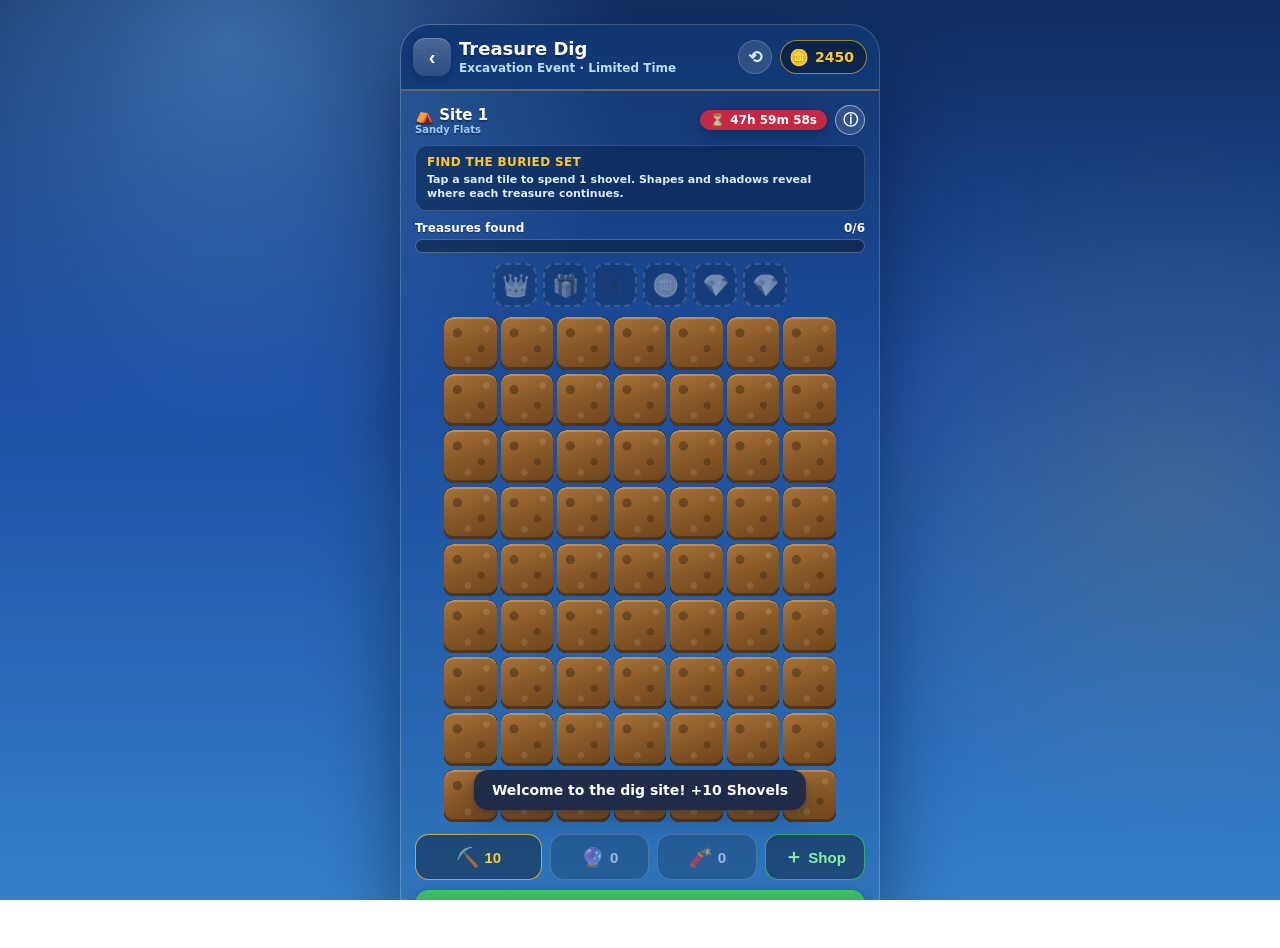
<file: mini-events/events/treasure-dig.html>
<!DOCTYPE html>
<html>
<head>
<meta charset="UTF-8">
<meta name="viewport" content="width=device-width, initial-scale=1.0, maximum-scale=1.0, user-scalable=no, viewport-fit=cover">
<title>Treasure Dig — Skip-Bo Mini Event</title>
<link rel="stylesheet" href="../shared/core.css">
<style>
  /* ---------- header ---------- */
  .td-head { display:flex; align-items:center; gap:8px; margin-bottom:10px; }
  .td-site {
    flex:1 1 auto; color:#fff; font-weight:900; font-size:15px;
    text-shadow:0 2px 0 rgba(0,0,0,.3); white-space:nowrap; overflow:hidden; text-overflow:ellipsis;
  }
  .td-site small { display:block; font-size:10px; font-weight:700; color:var(--sb-sky-light); }
  .td-info {
    width:30px; height:30px; border-radius:50%; border:1.5px solid rgba(255,255,255,.5);
    background:rgba(255,255,255,.12); color:#fff; font-weight:900; font-size:15px; cursor:pointer;
    flex:0 0 auto;
  }
  /* ---------- progress ---------- */
  .td-prog-wrap { margin-bottom:10px; }
  .td-prog-label { display:flex; justify-content:space-between; color:#fff; font-size:12px; font-weight:800; margin-bottom:4px; text-shadow:0 1px 0 rgba(0,0,0,.3); }
  .td-prog { height:14px; border-radius:999px; background:rgba(0,0,0,.35); border:1.5px solid rgba(255,255,255,.25); overflow:hidden; }
  .td-prog-fill {
    height:100%; width:0%; border-radius:999px;
    background:linear-gradient(180deg,#ffe28a,var(--sb-yellow) 55%,var(--sb-yellow-dark));
    box-shadow:0 0 8px rgba(255,199,44,.8); transition:width .5s cubic-bezier(.34,1.56,.64,1);
  }
  /* ---------- finds tray ---------- */
  .td-tray { display:flex; gap:6px; justify-content:center; margin-bottom:10px; }
  .td-slot {
    width:44px; height:44px; border-radius:12px; display:grid; place-items:center; font-size:22px;
    background:rgba(0,0,0,.3); border:2px dashed rgba(255,255,255,.3);
    filter:grayscale(1); opacity:.45; transition:all .3s;
  }
  .td-slot.got {
    filter:none; opacity:1; border:2px solid var(--sb-yellow);
    background:radial-gradient(circle at 35% 30%, #6b4b12, #3d2a08);
    box-shadow:0 0 10px rgba(255,199,44,.6); animation:sbBounce .5s;
  }
  /* ---------- grid ---------- */
  .td-wrap { position:relative; margin:0 auto 12px; max-width:392px; }
  .td-grid { display:grid; grid-template-columns:repeat(7,1fr); gap:4px; }
  .td-tile {
    position:relative; aspect-ratio:1; border:0; padding:0; border-radius:9px; overflow:hidden; cursor:pointer;
    background:radial-gradient(circle at 65% 20%, #2a1c0c, #1c1206);
    box-shadow:inset 0 3px 8px rgba(0,0,0,.8);
  }
  .td-dirt {
    position:absolute; inset:0; border-radius:9px; transition:opacity .18s, transform .18s;
    background:
      radial-gradient(circle at 25% 30%, rgba(0,0,0,.28) 0 8%, transparent 9%),
      radial-gradient(circle at 70% 60%, rgba(0,0,0,.22) 0 7%, transparent 8%),
      radial-gradient(circle at 45% 80%, rgba(255,255,255,.10) 0 6%, transparent 7%),
      radial-gradient(circle at 80% 22%, rgba(255,255,255,.12) 0 5%, transparent 6%),
      linear-gradient(160deg, #a9743a 0%, #8a5a28 45%, #6e451d 100%);
    box-shadow:inset 0 -3px 0 rgba(0,0,0,.30), inset 0 2px 0 rgba(255,255,255,.22);
  }
  .td-tile.revealed .td-dirt { opacity:0; transform:scale(1.25); pointer-events:none; }
  .td-tile.cracking .td-dirt { animation:tdCrack .25s ease-in forwards; }
  @keyframes tdCrack {
    0% { transform:scale(1); filter:brightness(1); }
    30% { transform:scale(.94) rotate(-2deg); filter:brightness(1.25); }
    60% { transform:scale(1.02) rotate(2deg); filter:brightness(.85); }
    100% { transform:scale(1.2); opacity:0; }
  }
  /* cracked rock (after first hit) */
  .td-tile.rockcracked .td-dirt {
    background:
      linear-gradient(115deg, transparent 44%, rgba(0,0,0,.55) 46%, transparent 49%),
      linear-gradient(35deg, transparent 58%, rgba(0,0,0,.5) 60%, transparent 63%),
      radial-gradient(circle at 50% 45%, #9a9a9a 0%, #6f6f6f 60%, #4c4c4c 100%);
  }
  .td-tile.rockcracked .td-dirt::after {
    content:"🪨"; position:absolute; inset:0; display:grid; place-items:center; font-size:20px; opacity:.9;
  }
  .td-content {
    position:absolute; inset:0; display:grid; place-items:center; font-size:24px;
    opacity:0; transform:scale(.3);
  }
  .td-tile.revealed .td-content { opacity:1; transform:scale(1); transition:all .3s cubic-bezier(.34,1.56,.64,1) .1s; }
  .td-tile.revealed.gold { background:radial-gradient(circle at 40% 30%, #ffdf7e, #d8a017 65%, #9c6b06); box-shadow:inset 0 2px 6px rgba(255,255,255,.5), 0 0 10px rgba(255,199,44,.55); }
  .td-tile.revealed.rubble { background:radial-gradient(circle at 60% 30%, #3a3a3a, #222); }
  .td-tile.revealed.rubble .td-content { font-size:15px; opacity:.55; }
  .td-tile.collected { background:radial-gradient(circle at 40% 30%, #4d3a10, #2b1f06); box-shadow:inset 0 3px 8px rgba(0,0,0,.8); }
  .td-tile.collected .td-content { opacity:.28; filter:grayscale(.6); }
  /* glint telegraph */
  .td-glint {
    position:absolute; inset:0; display:none; place-items:center; pointer-events:none;
    font-size:17px; z-index:3; text-shadow:0 0 6px #ffd95e;
  }
  .td-tile.glinting .td-glint { display:grid; animation:tdGlint 1.3s infinite; }
  .td-tile.glinting .td-dirt { box-shadow:inset 0 0 0 2px rgba(255,220,110,.75), inset 0 -3px 0 rgba(0,0,0,.3); }
  @keyframes tdGlint {
    0%,100% { opacity:.25; transform:scale(.8) rotate(-8deg); }
    50% { opacity:1; transform:scale(1.15) rotate(8deg); }
  }
  /* scanner overlay */
  .td-scan {
    position:absolute; inset:0; display:none; place-items:center; pointer-events:none;
    font-size:20px; z-index:4; opacity:.55; filter:drop-shadow(0 0 4px #7fd4ff);
  }
  .td-tile.scanned .td-scan { display:grid; animation:tdScanIn .3s; }
  .td-tile.scanned .td-dirt { box-shadow:inset 0 0 0 2px rgba(127,212,255,.8), inset 0 -3px 0 rgba(0,0,0,.3); }
  @keyframes tdScanIn { from { opacity:0; transform:scale(.5); } to { opacity:.55; transform:scale(1); } }
  /* dust puff */
  .td-puff {
    position:absolute; z-index:5; width:26px; height:26px; border-radius:50%; pointer-events:none;
    background:radial-gradient(circle, rgba(214,186,140,.95), rgba(214,186,140,0) 70%);
    animation:tdPuff .5s ease-out forwards;
  }
  @keyframes tdPuff { from { transform:scale(.4); opacity:1; } to { transform:scale(2.4) translateY(-8px); opacity:0; } }
  /* dynamite row markers + blast */
  .td-rowmark {
    position:absolute; left:-8px; width:34px; height:34px; z-index:10; display:none;
    border:none; border-radius:50%; background:var(--sb-red); color:#fff; font-size:17px; cursor:pointer;
    box-shadow:0 3px 0 var(--sb-red-dark), var(--sb-shadow); transform:translateY(-50%);
    animation:sbPulse 1s infinite;
  }
  .td-wrap.dynmode .td-rowmark { display:block; }
  .td-wrap.dynmode .td-grid { outline:3px dashed rgba(215,38,61,.7); outline-offset:4px; border-radius:8px; }
  .td-tile.blast { animation:tdBlast .45s ease-out; }
  @keyframes tdBlast {
    0% { filter:brightness(3); transform:scale(1.15); }
    40% { filter:brightness(1.6) saturate(2); transform:scale(.92); }
    100% { filter:none; transform:scale(1); }
  }
  /* ---------- toolbar ---------- */
  .td-tools { display:flex; gap:8px; margin-bottom:10px; }
  .td-chip {
    flex:1; display:flex; align-items:center; justify-content:center; gap:5px;
    background:rgba(0,0,0,.35); border:1.5px solid rgba(255,255,255,.3); border-radius:14px;
    color:#fff; font-weight:900; font-size:15px; padding:9px 4px; cursor:pointer;
  }
  .td-chip .big { font-size:19px; }
  .td-chip.shovels { border-color:rgba(255,199,44,.75); color:var(--sb-yellow); flex:1.3; }
  .td-chip.armed { background:rgba(62,142,222,.5); border-color:#7fd4ff; box-shadow:0 0 10px rgba(127,212,255,.7); }
  .td-chip.armed-dyn { background:rgba(215,38,61,.5); border-color:#ff8a99; box-shadow:0 0 10px rgba(215,38,61,.8); }
  .td-chip:disabled { opacity:.45; }
  .td-chip.zero { opacity:.5; }
  /* ---------- shop sheet offers ---------- */
  .td-offer {
    display:flex; align-items:center; gap:10px; width:100%;
    background:#fff; border:2px solid rgba(27,42,74,.12); border-radius:14px;
    padding:10px 12px; margin-bottom:8px; cursor:pointer; text-align:left; font-family:var(--sb-font);
  }
  .td-offer:active { transform:scale(.98); }
  .td-offer .ico { font-size:28px; flex:0 0 auto; }
  .td-offer .txt { flex:1 1 auto; min-width:0; }
  .td-offer .txt b { display:block; font-size:15px; color:var(--sb-ink); }
  .td-offer .txt span { font-size:11.5px; color:#5a6b8c; font-weight:600; }
  .td-offer .price {
    flex:0 0 auto; background:linear-gradient(180deg,#3fc167,var(--sb-green) 55%,var(--sb-green-dark));
    color:#fff; font-weight:900; font-size:14px; padding:8px 12px; border-radius:10px;
    box-shadow:0 2px 0 rgba(0,0,0,.25); text-shadow:0 1px 0 rgba(0,0,0,.2);
  }
  .td-offer.hero {
    background:linear-gradient(160deg,#fff6d8,#ffe9a8); border:2.5px solid var(--sb-yellow);
    box-shadow:0 0 14px rgba(255,199,44,.6); position:relative; overflow:hidden;
  }
  .td-offer.hero .ico { font-size:38px; animation:sbPulse 1.2s infinite; }
  .td-offer.hero::before {
    content:"BEST VALUE"; position:absolute; top:6px; right:-26px; transform:rotate(35deg);
    background:var(--sb-red); color:#fff; font-size:8.5px; font-weight:900; padding:2px 28px; letter-spacing:.5px;
  }
  .td-collect-fly { position:fixed; z-index:400; font-size:30px; pointer-events:none; transition:all .8s cubic-bezier(.5,-.2,.4,1.1); filter:drop-shadow(0 0 8px #ffd95e); }
  .td-rule { display:flex; flex-direction:column; gap:2px; margin:0 0 10px; padding:9px 11px; border-radius:12px; background:rgba(7,32,71,.5); border:1px solid rgba(255,255,255,.16); color:#ddecff; font-size:11px; line-height:1.3; font-weight:700; }
  .td-rule strong { color:var(--sb-yellow); font-size:12px; letter-spacing:.35px; }
</style>
</head>
<body>
<div class="sb-app">
  <div class="sb-main">
    <div class="td-head">
      <div class="td-site" id="siteLabel">⛺ Site 1<small>Sandy Flats</small></div>
      <span class="sb-timer-chip">⏳ <span id="cd">--</span></span>
      <button class="td-info" id="infoBtn" aria-label="Info">ⓘ</button>
    </div>

    <div class="td-rule"><strong>FIND THE BURIED SET</strong><span>Tap a sand tile to spend 1 shovel. Shapes and shadows reveal where each treasure continues.</span></div>

    <div class="td-prog-wrap">
      <div class="td-prog-label"><span>Treasures found</span><span id="progTxt">0/6</span></div>
      <div class="td-prog"><div class="td-prog-fill" id="progFill"></div></div>
    </div>

    <div class="td-tray" id="tray"></div>

    <div class="td-wrap" id="wrap">
      <div class="td-grid" id="grid"></div>
    </div>

    <div class="td-tools">
      <button class="td-chip shovels" id="shovelChip"><span class="big">⛏️</span><span id="shovelCt">0</span></button>
      <button class="td-chip" id="scanBtn"><span class="big">🔮</span><span id="scanCt">0</span></button>
      <button class="td-chip" id="dynBtn"><span class="big">🧨</span><span id="dynCt">0</span></button>
      <button class="td-chip" id="shopBtn" style="border-color:rgba(63,193,103,.8);color:#8af0a8;"><span class="big">＋</span>Shop</button>
    </div>

    <button class="sb-btn sb-btn-green sb-btn-block" id="earnBtn">Claim Adventure payout <span style="font-weight:900;">(+3 ⛏️)</span></button>
  </div>
</div>
<script src="../shared/core.js"></script>
<script>
(function(){
"use strict";
var COLS=7, ROWS=9, N=COLS*ROWS;
var EMO={crown:"👑",chest:"🎁",wild:"🃏",trail:"🪙",gem:"💎"};
var SITE_NAMES=["Sandy Flats","Amber Gorge","Gilded Ruins","Crown Caverns","Lost Temple","Sunken Vault"];

SB.init({title:"Treasure Dig", subtitle:"Excavation Event · Limited Time", resetKey:"treasure-dig"});

var st=SB.store("treasure-dig",{level:1,endTs:0,seeded:false,scanners:0,dyn:0,grid:null,arts:null});
var S=st.data;

if(!S.endTs || S.endTs<=Date.now()){ S.endTs=Date.now()+48*3600*1000; st.save(); }
if(!S.seeded){ S.seeded=true; st.save(); SB.grantRewards([{type:"shovel",amount:10}]); SB.toast("Welcome to the dig site! +10 Shovels"); }

// ---------- level generation ----------
function mult(){ return Math.pow(1.5,S.level-1); }
function coinsAmt(base){ return Math.round(base*mult()/10)*10; }

function genLevel(){
  var cells=[],i;
  for(i=0;i<N;i++) cells.push({k:"e",a:-1,hits:0,rev:false});
  var arts=[];
  function tryPlace(w,h){
    for(var t=0;t<400;t++){
      var ww=w,hh=h;
      if(w!==h && Math.random()<0.5){ ww=h; hh=w; }
      var c0=(Math.random()*(COLS-ww+1))|0, r0=(Math.random()*(ROWS-hh+1))|0;
      var idxs=[],ok=true;
      for(var r=r0;r<r0+hh;r++)for(var c=c0;c<c0+ww;c++){
        var ix=r*COLS+c;
        if(cells[ix].k!=="e"){ok=false;break;}
        idxs.push(ix);
      }
      if(ok) return idxs;
    }
    return null;
  }
  function addArt(kind,w,h){
    var idxs=tryPlace(w,h);
    if(!idxs) return;
    var ai=arts.length;
    arts.push({kind:kind,cells:idxs,got:false});
    idxs.forEach(function(ix){ cells[ix].k="a"; cells[ix].a=ai; });
  }
  addArt("crown",3,2);
  addArt("chest",2,2);
  addArt("wild",1,2);
  addArt("trail",1,4);
  addArt("gem",1,1);
  addArt("gem",1,1);
  var rocks=Math.min(4+((Math.random()*3)|0)+(S.level-1),12), placed=0, guard=0;
  while(placed<rocks && guard++<600){
    var ix=(Math.random()*N)|0;
    if(cells[ix].k==="e"){ cells[ix].k="r"; placed++; }
  }
  S.grid=cells; S.arts=arts; st.save();
}
if(!S.grid||!S.arts) genLevel();

// ---------- DOM refs ----------
var gridEl=document.getElementById("grid"), wrapEl=document.getElementById("wrap");
var trayEl=document.getElementById("tray"), progTxt=document.getElementById("progTxt"), progFill=document.getElementById("progFill");
var shovelCt=document.getElementById("shovelCt"), scanCt=document.getElementById("scanCt"), dynCt=document.getElementById("dynCt");
var scanBtn=document.getElementById("scanBtn"), dynBtn=document.getElementById("dynBtn"), shovelChip=document.getElementById("shovelChip");
var tiles=[], scanMode=false, dynMode=false, busy=false;

SB.countdown(document.getElementById("cd"), S.endTs, function(){ SB.toast("Event ended — thanks for digging!"); });

// ---------- render ----------
function buildGrid(){
  gridEl.innerHTML=""; tiles=[];
  wrapEl.querySelectorAll(".td-rowmark").forEach(function(m){m.remove();});
  for(var i=0;i<N;i++){
    var t=document.createElement("button");
    t.type="button";
    t.className="td-tile";
    t.dataset.i=i;
    t.setAttribute("aria-label","Dig sand tile "+(i+1));
    t.innerHTML='<div class="td-dirt"></div><div class="td-content"></div><div class="td-glint">✨</div><div class="td-scan"></div>';
    t.addEventListener("click", onTileTap);
    gridEl.appendChild(t); tiles.push(t);
    syncTile(i);
  }
  for(var r=0;r<ROWS;r++){
    (function(row){
      var m=document.createElement("button");
      m.type="button"; m.className="td-rowmark"; m.textContent="🧨"; m.setAttribute("aria-label","Blast dig row "+(row+1));
      m.style.top=(row*100/ROWS + 100/ROWS/2)+"%";
      m.addEventListener("click", function(e){ e.stopPropagation(); blastRow(row); });
      wrapEl.appendChild(m);
    })(r);
  }
  refreshGlints(); refreshTray(); refreshProgress(); refreshTools(); refreshSite();
}
function contentFor(cell){
  if(cell.k==="a") return EMO[S.arts[cell.a].kind];
  if(cell.k==="r") return "🪨";
  return "·";
}
function syncTile(i){
  var cell=S.grid[i], t=tiles[i];
  t.classList.toggle("revealed",cell.rev);
  t.classList.toggle("rockcracked",cell.k==="r"&&cell.hits===1&&!cell.rev);
  var gold=cell.rev&&cell.k==="a";
  t.classList.toggle("gold",gold&&!S.arts[cell.a].got);
  t.classList.toggle("collected",gold&&S.arts[cell.a].got);
  t.classList.toggle("rubble",cell.rev&&cell.k!=="a");
  t.querySelector(".td-content").textContent = cell.rev ? (cell.k==="a"?EMO[S.arts[cell.a].kind]:(cell.k==="r"?"🪨":"·")) : "";
}
function refreshGlints(){
  tiles.forEach(function(t){t.classList.remove("glinting");});
  S.arts.forEach(function(a){
    if(a.got) return;
    var anyRev=a.cells.some(function(ix){return S.grid[ix].rev;});
    if(!anyRev) return;
    a.cells.forEach(function(ix){
      if(S.grid[ix].rev) return;
      var r=(ix/COLS)|0, c=ix%COLS;
      var adj=[[r-1,c],[r+1,c],[r,c-1],[r,c+1]];
      var near=adj.some(function(p){
        if(p[0]<0||p[0]>=ROWS||p[1]<0||p[1]>=COLS) return false;
        var j=p[0]*COLS+p[1];
        return S.grid[j].a===S.grid[ix].a && S.grid[j].rev;
      });
      if(near) tiles[ix].classList.add("glinting");
    });
  });
}
function refreshTray(){
  trayEl.innerHTML="";
  S.arts.forEach(function(a){
    var d=document.createElement("div");
    d.className="td-slot"+(a.got?" got":"");
    d.textContent=EMO[a.kind];
    trayEl.appendChild(d);
  });
}
function refreshProgress(){
  var got=S.arts.filter(function(a){return a.got;}).length;
  progTxt.textContent=got+"/"+S.arts.length;
  progFill.style.width=(got/S.arts.length*100)+"%";
}
function refreshTools(){
  shovelCt.textContent=SB.bal("shovel");
  scanCt.textContent=S.scanners; dynCt.textContent=S.dyn;
  shovelChip.classList.toggle("zero",SB.bal("shovel")===0);
  scanBtn.classList.toggle("zero",S.scanners===0);
  dynBtn.classList.toggle("zero",S.dyn===0);
  scanBtn.classList.toggle("armed",scanMode);
  dynBtn.classList.toggle("armed-dyn",dynMode);
  wrapEl.classList.toggle("dynmode",dynMode);
}
function refreshSite(){
  document.getElementById("siteLabel").innerHTML="⛺ Site "+S.level+"<small>"+SITE_NAMES[(S.level-1)%SITE_NAMES.length]+"</small>";
}

// ---------- FX ----------
function puffAt(t){
  var p=document.createElement("div"); p.className="td-puff";
  p.style.left="calc(50% - 13px)"; p.style.top="calc(50% - 13px)";
  t.appendChild(p); setTimeout(function(){p.remove();},520);
}
function goldBurst(t){
  var r=t.getBoundingClientRect();
  SB.confetti(r.left+r.width/2, r.top+r.height/2, 24);
}

// ---------- dig ----------
function onTileTap(e){
  if(busy) return;
  var t=e.currentTarget, i=+t.dataset.i, cell=S.grid[i];
  if(dynMode){ SB.toast("Tap a 🧨 row marker to blast a row"); return; }
  if(scanMode){ doScan(i); return; }
  if(cell.rev){ return; }
  if(SB.bal("shovel")<=0){
    t.classList.remove("sb-shake"); void t.offsetWidth; t.classList.add("sb-shake");
    shovelChip.classList.remove("sb-shake"); void shovelChip.offsetWidth; shovelChip.classList.add("sb-shake");
    SB.haptic(30); openShop(true); return;
  }
  SB.spend("shovel",1); refreshTools(); SB.haptic();
  busy=true;
  t.classList.add("cracking");
  setTimeout(function(){
    t.classList.remove("cracking");
    busy=false;
    if(cell.k==="r"&&cell.hits===0){
      cell.hits=1; st.save(); syncTile(i); puffAt(t);
      SB.toast("Solid rock! One more hit…");
      afterDig(); return;
    }
    revealCell(i,t);
    afterDig();
  },250);
}
function revealCell(i,t){
  var cell=S.grid[i];
  if(cell.rev) return;
  cell.rev=true; cell.hits=2;
  syncTile(i);
  if(cell.k==="a"){
    goldBurst(t); SB.haptic(25);
    var art=S.arts[cell.a];
    if(art.kind==="trail") SB.grantRewards([{type:"coins",amount:coinsAmt(150)}],t);
    refreshGlints();
    if(art.cells.every(function(ix){return S.grid[ix].rev;})) collectArt(cell.a,t);
  } else {
    puffAt(t);
  }
  st.save();
}
function collectArt(ai,originTile){
  var art=S.arts[ai];
  art.got=true; st.save();
  art.cells.forEach(syncTile);
  refreshGlints();
  // fly to tray
  var slot=trayEl.children[ai], sr=slot.getBoundingClientRect(), or_=originTile.getBoundingClientRect();
  var fly=document.createElement("div");
  fly.className="td-collect-fly"; fly.textContent=EMO[art.kind];
  fly.style.left=(or_.left+or_.width/2-15)+"px"; fly.style.top=(or_.top+or_.height/2-15)+"px";
  document.body.appendChild(fly);
  requestAnimationFrame(function(){requestAnimationFrame(function(){
    fly.style.left=(sr.left+sr.width/2-15)+"px"; fly.style.top=(sr.top+sr.height/2-15)+"px";
    fly.style.transform="scale(.6)";
  });});
  setTimeout(function(){
    fly.remove(); refreshTray(); refreshProgress();
    var rw=null;
    if(art.kind==="crown"){ rw=[{type:"coins",amount:coinsAmt(3000)},{type:"wild",amount:2},{type:"gem",amount:5}]; SB.confetti(); SB.toast("👑 GOLDEN CROWN excavated!"); }
    else if(art.kind==="chest"){ rw=[{type:"coins",amount:coinsAmt(800)},{type:"draw",amount:1}]; }
    else if(art.kind==="wild"){ rw=[{type:"wild",amount:1}]; }
    else if(art.kind==="gem"){ rw=[{type:"gem",amount:Math.round(mult())}]; }
    else if(art.kind==="trail"){ SB.toast("🪙 Coin Trail complete!"); }
    if(rw) SB.grantRewards(rw,originTile);
    checkLevelDone();
  },820);
}
function afterDig(){
  refreshTools();
  if(SB.bal("shovel")===0 && !S.arts.every(function(a){return a.got;})){
    setTimeout(function(){ if(SB.bal("shovel")===0) openShop(true); },700);
  }
}

// ---------- scanner ----------
scanBtn.addEventListener("click",function(){
  dynMode=false;
  if(S.scanners<=0){ scanBtn.classList.add("sb-shake"); setTimeout(function(){scanBtn.classList.remove("sb-shake");},450); openShop(false); return; }
  scanMode=!scanMode; refreshTools();
  SB.toast(scanMode?"🔮 Scanner armed — tap any tile to scan 3×3":"Scanner disarmed");
});
function doScan(i){
  scanMode=false; S.scanners--; st.save(); refreshTools(); SB.haptic(20);
  var r0=(i/COLS)|0, c0=i%COLS, marked=[];
  for(var r=r0-1;r<=r0+1;r++)for(var c=c0-1;c<=c0+1;c++){
    if(r<0||r>=ROWS||c<0||c>=COLS) continue;
    var ix=r*COLS+c, cell=S.grid[ix];
    if(cell.rev) continue;
    tiles[ix].querySelector(".td-scan").textContent=contentFor(cell);
    tiles[ix].classList.add("scanned"); marked.push(ix);
  }
  SB.toast("🔮 Scan active for 10s");
  setTimeout(function(){ marked.forEach(function(ix){ tiles[ix].classList.remove("scanned"); }); },10000);
}

// ---------- dynamite ----------
dynBtn.addEventListener("click",function(){
  scanMode=false;
  if(S.dyn<=0){ dynBtn.classList.add("sb-shake"); setTimeout(function(){dynBtn.classList.remove("sb-shake");},450); openShop(false); return; }
  dynMode=!dynMode; refreshTools();
  SB.toast(dynMode?"🧨 Pick a row to blast!":"Dynamite stowed");
});
function blastRow(row){
  if(S.dyn<=0||busy) return;
  S.dyn--; dynMode=false; busy=true; st.save(); refreshTools(); SB.haptic(40);
  var idxs=[];
  for(var c=0;c<COLS;c++) idxs.push(row*COLS+c);
  idxs.forEach(function(ix,k){
    setTimeout(function(){ tiles[ix].classList.add("blast"); },k*35);
  });
  var mid=tiles[idxs[3]].getBoundingClientRect();
  SB.confetti(mid.left+mid.width/2, mid.top+mid.height/2, 50);
  setTimeout(function(){
    idxs.forEach(function(ix){
      tiles[ix].classList.remove("blast");
      revealCell(ix,tiles[ix]);
    });
    busy=false; refreshTools();
  },480);
}

// ---------- shop (contextual out-of-shovels sheet) ----------
var shopEl=null;
function crownState(){
  var crown=S.arts[0];
  if(!crown||crown.kind!=="crown"||crown.got) return {eligible:false};
  var rev=crown.cells.filter(function(ix){return S.grid[ix].rev;}).length;
  return {eligible:(rev/crown.cells.length)>=0.6, rev:rev, total:crown.cells.length};
}
function closeShop(){
  if(!shopEl) return;
  var s=shopEl; shopEl=null;
  s.classList.remove("open"); setTimeout(function(){s.remove();},300);
}
function openShop(auto){
  if(shopEl) return;
  var cs=crownState();
  var html='<div class="sb-sheet">'
    +'<h3>'+(auto?"Out of shovels!":"Dig Site Shop")+'</h3>'
    +'<div class="sb-sheet-sub">'+(auto?"Your treasures are still down there…":"Stock up and keep digging")+'</div>';
  if(cs.eligible){
    html+='<button class="td-offer hero" data-buy="crown"><span class="ico">👑</span>'
      +'<span class="txt"><b>Finish the Crown!</b><span>'+cs.rev+'/'+cs.total+' uncovered — 6 ⛏️ + 1 🔮 Scanner</span></span>'
      +'<span class="price">$2.99</span></button>';
  }
  html+='<button class="td-offer" data-buy="shovels"><span class="ico">⛏️</span>'
    +'<span class="txt"><b>12 Shovels</b><span>Keep the dig going</span></span><span class="price">$1.99</span></button>'
    +'<button class="td-offer" data-buy="scanner"><span class="ico">🔮</span>'
    +'<span class="txt"><b>Scanner</b><span>Tap a tile → see a 3×3 area for 10s</span></span><span class="price">$0.99</span></button>'
    +'<button class="td-offer" data-buy="dyn"><span class="ico">🧨</span>'
    +'<span class="txt"><b>Dynamite Pack</b><span>3 dynamite (clear full rows!) + 12 ⛏️</span></span><span class="price">$4.99</span></button>'
    +'<button class="sb-sheet-cancel" id="td-shop-cancel">No thanks</button></div>';
  var bd=document.createElement("div");
  bd.className="sb-sheet-backdrop"; bd.innerHTML=html;
  document.body.appendChild(bd); shopEl=bd;
  requestAnimationFrame(function(){requestAnimationFrame(function(){bd.classList.add("open");});});
  bd.addEventListener("click",function(e){ if(e.target===bd) closeShop(); });
  bd.querySelector("#td-shop-cancel").addEventListener("click",closeShop);
  bd.querySelectorAll(".td-offer").forEach(function(btn){
    btn.addEventListener("click",function(){
      var what=btn.dataset.buy;
      closeShop();
      setTimeout(function(){ launchIAP(what); },250);
    });
  });
}
function launchIAP(what){
  if(what==="crown"){
    SB.buyIAP({label:"👑 Finish the Crown!",price:"$2.99",sub:"The Golden Crown is almost yours — don't stop now!",
      contents:[{type:"shovel",amount:6}],
      onSuccess:function(){ S.scanners++; st.save(); refreshTools(); SB.toast("🔮 +1 Scanner — the crown awaits!"); }});
  } else if(what==="shovels"){
    SB.buyIAP({label:"⛏️ 12 Shovels",price:"$1.99",sub:"Straight back to the dig",
      contents:[{type:"shovel",amount:12}],
      onSuccess:function(){ refreshTools(); }});
  } else if(what==="scanner"){
    SB.buyIAP({label:"🔮 Scanner",price:"$0.99",sub:"Reveal a 3×3 area's secrets for 10 seconds",
      contents:[],
      onSuccess:function(){ S.scanners++; st.save(); scanMode=true; refreshTools(); SB.toast("🔮 Scanner armed — tap any tile!"); }});
  } else if(what==="dyn"){
    SB.buyIAP({label:"🧨 Dynamite Pack",price:"$4.99",sub:"3 dynamite + 12 shovels — clear whole rows",
      contents:[{type:"shovel",amount:12}],
      onSuccess:function(){ S.dyn+=3; st.save(); refreshTools(); SB.toast("🧨 +3 Dynamite!"); }});
  }
}
document.getElementById("shopBtn").addEventListener("click",function(){ openShop(false); });
shovelChip.addEventListener("click",function(){ if(SB.bal("shovel")===0) openShop(true); });

// ---------- level complete ----------
function checkLevelDone(){
  if(!S.arts.every(function(a){return a.got;})) return;
  SB.confetti(); SB.haptic(40);
  setTimeout(function(){
    var m=SB.modal(
      '<div style="font-size:44px;">🏆</div>'
      +'<h3 style="margin:6px 0 4px;">Site '+S.level+' Cleared!</h3>'
      +'<p class="sb-muted" style="margin:0 0 10px;font-size:13px;">All 6 treasures excavated at '+SITE_NAMES[(S.level-1)%SITE_NAMES.length]+'.</p>'
      +'<div style="font-size:26px;letter-spacing:6px;margin-bottom:12px;">👑🎁🃏🪙💎💎</div>'
      +'<p style="font-size:12.5px;color:#5a6b8c;margin:0 0 12px;">Site '+(S.level+1)+' is richer: rewards ×1.5, but rockier ground…</p>'
      +'<button class="sb-btn sb-btn-yellow sb-btn-block" id="digDeeper">⛏️ Dig Deeper → Site '+(S.level+1)+'</button>'
    );
    m.el.querySelector("#digDeeper").addEventListener("click",function(){
      m.close();
      S.level++; genLevel(); buildGrid();
      SB.grantRewards([{type:"shovel",amount:5}]);
      SB.toast("⛺ Site "+S.level+" — bonus +5 shovels!");
    });
  },900);
}

// ---------- earn button ----------
var earnBtn=document.getElementById("earnBtn");
earnBtn.addEventListener("click",function(){
  if(earnBtn.disabled) return;
  earnBtn.disabled=true;
  var orig=earnBtn.innerHTML;
  earnBtn.innerHTML="🎴 Dealing cards…";
  setTimeout(function(){
    earnBtn.innerHTML="✓ Level won!";
    earnBtn.classList.add("sb-bounce");
    SB.grantRewards([{type:"shovel",amount:3}],earnBtn);
    SB.confetti(window.innerWidth/2, window.innerHeight-120, 30);
    refreshTools();
    setTimeout(function(){ earnBtn.innerHTML=orig; earnBtn.disabled=false; earnBtn.classList.remove("sb-bounce"); },900);
  },550);
});

// ---------- info ----------
document.getElementById("infoBtn").addEventListener("click",function(){
  SB.modal(
    '<div style="font-size:38px;">⛏️👑</div><h3 style="margin:6px 0 8px;">Treasure Dig</h3>'
    +'<p style="font-size:13.5px;line-height:1.5;text-align:left;color:var(--sb-ink);margin:0 0 12px;">'
    +'Each tap spends a shovel to break dirt and reveal what\'s buried — artifacts, coins, gems, or stubborn rocks that take two hits. '
    +'When part of an artifact is uncovered, its neighboring buried tiles sparkle, telegraphing exactly where to dig next and creating a near-miss pull right as shovels run low. '
    +'Scanners reveal promising tiles, dynamite clears a row, and the Crown Kit can finish the rare crown after most of it has been uncovered. All purchases in this prototype are simulated and never erase progress. '
    +'Shovels are also earned by playing regular Skip-Bo levels, looping event excitement back into core-game sessions.</p>'
    +'<button class="sb-btn sb-btn-blue sb-btn-block" onclick="this.closest(\'.sb-modal-backdrop\').remove()">Got it</button>'
  );
});

buildGrid();
})();
</script>
</body>
</html>
</file>
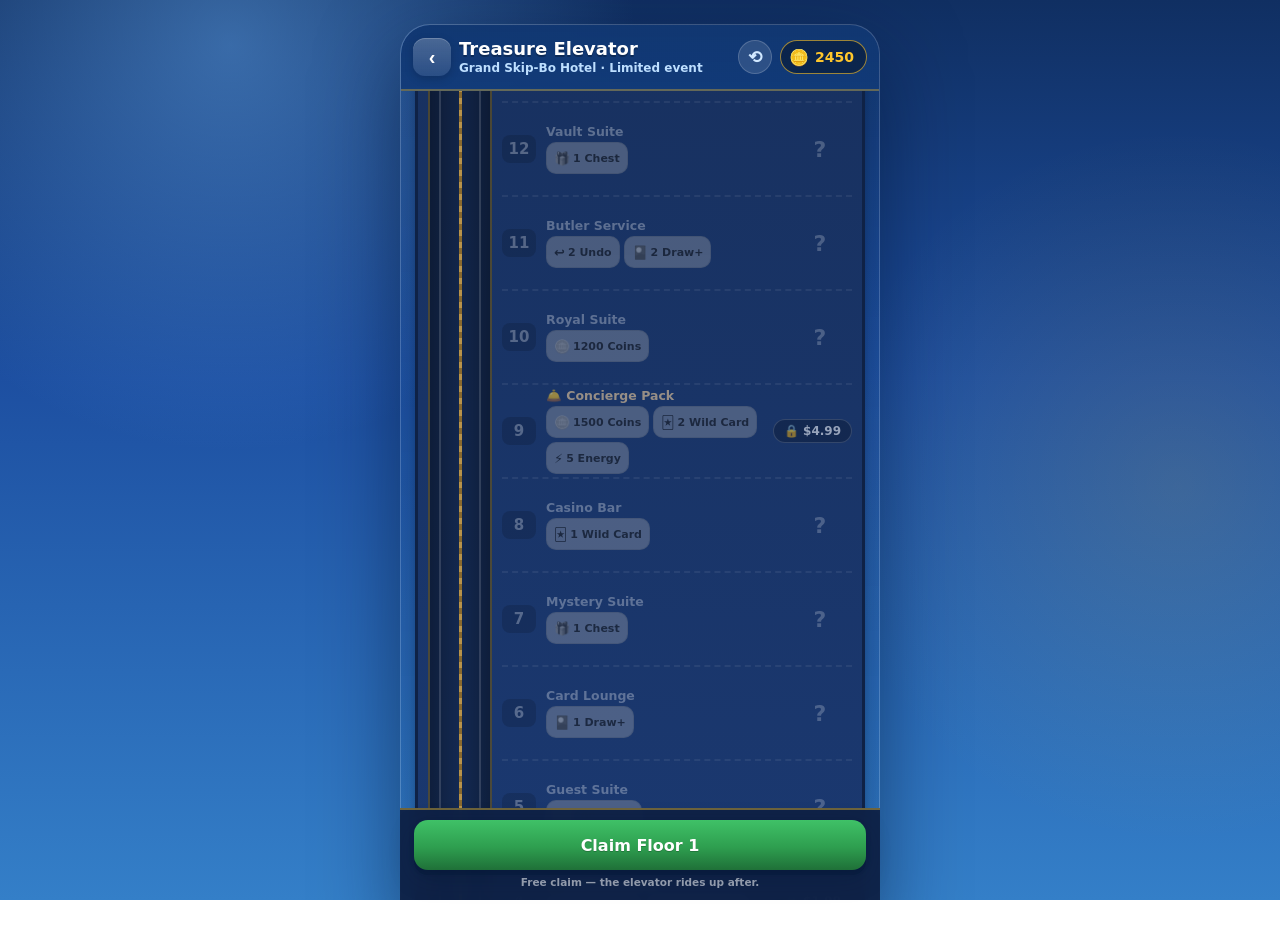
<file: mini-events/events/treasure-elevator.html>
<!DOCTYPE html>
<html lang="en">
<head>
<meta charset="UTF-8">
<meta name="viewport" content="width=device-width, initial-scale=1.0, maximum-scale=1.0, user-scalable=no, viewport-fit=cover">
<title>Treasure Elevator · Skip-Bo Mini-Event</title>
<link rel="stylesheet" href="../shared/core.css">
<style>
  /* ---------- header strip ---------- */
  .hotel-hero {
    display: flex; align-items: center; justify-content: space-between; gap: 8px;
    margin-bottom: 10px;
  }
  .hotel-name {
    color: #fff; font-weight: 900; font-size: 15px; line-height: 1.15;
    text-shadow: 0 2px 0 rgba(0,0,0,0.3);
  }
  .hotel-name small { display: block; font-size: 10.5px; color: var(--sb-sky-light); font-weight: 700; }
  .info-btn {
    width: 30px; height: 30px; border-radius: 50%; border: 1.5px solid rgba(255,255,255,0.4);
    background: rgba(255,255,255,0.12); color: #fff; font-weight: 900; font-size: 15px;
    cursor: pointer; flex: 0 0 auto;
  }
  .value-strip {
    display: flex; align-items: center; justify-content: center; gap: 8px;
    margin-bottom: 12px;
  }
  .value-chip {
    display: inline-flex; align-items: center; gap: 5px;
    background: rgba(0,0,0,0.3); border: 1.5px solid rgba(255,199,44,0.5);
    color: var(--sb-yellow); font-weight: 800; font-size: 12px;
    border-radius: 999px; padding: 3px 11px;
  }

  /* ---------- tower ---------- */
  .tower {
    position: relative;
    background: linear-gradient(180deg, #172f5c 0%, #1c3c78 100%);
    border: 3px solid #0f2246;
    border-radius: 18px;
    padding: 0 10px 0 84px;   /* left space = elevator shaft */
    overflow: hidden;
    box-shadow: var(--sb-shadow);
  }
  .roof-cap {
    margin: 0 -10px 0 -84px;
    text-align: center; font-size: 22px; letter-spacing: 6px;
    padding: 10px 0 6px;
    background: linear-gradient(180deg, #0f2246, #172f5c);
    color: var(--sb-yellow);
    border-bottom: 2px dashed rgba(255,199,44,0.35);
  }
  .lobby-base {
    margin: 0 -10px 0 -84px;
    height: 54px;
    background: linear-gradient(180deg, #7a1f2e, #5c1622);
    display: flex; align-items: center; justify-content: center; gap: 8px;
    color: #ffd9a0; font-weight: 900; font-size: 12px; letter-spacing: 2px;
    border-top: 3px solid #d7a24a;
  }

  /* ---------- shaft ---------- */
  .shaft {
    position: absolute; left: 10px; top: 0; bottom: 0; width: 64px;
    background: linear-gradient(90deg, rgba(0,0,0,0.45), rgba(0,0,0,0.25) 50%, rgba(0,0,0,0.45));
    border-left: 2px solid rgba(255,199,44,0.25);
    border-right: 2px solid rgba(255,199,44,0.25);
  }
  .shaft .rail { position: absolute; top: 0; bottom: 0; width: 2px; background: rgba(255,255,255,0.14); }
  .shaft .rail.l { left: 9px; } .shaft .rail.r { right: 9px; }
  .cable {
    position: absolute; left: 50%; top: 0; width: 3px; margin-left: -1.5px;
    background: repeating-linear-gradient(180deg, #b8934a 0 6px, #8a6a2e 6px 12px);
    transition: height 0.8s cubic-bezier(0.34, 1.2, 0.5, 1);
  }
  .car {
    position: absolute; left: 50%; width: 48px; height: 66px;
    margin-left: -24px; bottom: 0;
    transition: transform 0.8s cubic-bezier(0.34, 1.2, 0.5, 1);
    z-index: 5;
  }
  .car.no-anim, .cable.no-anim { transition: none; }
  .car .cage {
    width: 100%; height: 100%;
    background: linear-gradient(180deg, #ffe08a 0%, #f2b93b 45%, #c98d18 100%);
    border: 2.5px solid #8a6a2e;
    border-radius: 9px 9px 6px 6px;
    display: grid; place-items: center;
    font-size: 24px;
    position: relative;
    box-shadow: 0 4px 10px rgba(0,0,0,0.5), inset 0 2px 0 rgba(255,255,255,0.55);
    animation: carIdle 3s ease-in-out infinite;
  }
  @keyframes carIdle { 0%,100% { transform: translateY(0); } 50% { transform: translateY(-2px); } }
  .car .cage::before {   /* cage bars */
    content: ""; position: absolute; inset: 7px 6px 5px;
    background: repeating-linear-gradient(90deg, rgba(122,90,28,0.55) 0 2px, transparent 2px 9px);
    border-radius: 4px; pointer-events: none;
  }
  .car .lamp {
    position: absolute; top: -7px; left: 50%; transform: translateX(-50%);
    width: 10px; height: 10px; border-radius: 50%;
    background: radial-gradient(circle at 35% 30%, #fff6cc, #ffc72c 60%, #b8860b);
    box-shadow: 0 0 8px 2px rgba(255,199,44,0.8);
  }
  .ding {
    position: absolute; top: -26px; left: 50%; transform: translateX(-50%);
    color: var(--sb-yellow); font-weight: 900; font-size: 13px;
    text-shadow: 0 1px 0 rgba(0,0,0,0.5);
    opacity: 0; pointer-events: none; white-space: nowrap;
  }
  .ding.play { animation: dingPop 1s ease-out; }
  @keyframes dingPop {
    0% { opacity: 0; transform: translateX(-50%) translateY(6px) scale(0.5); }
    25% { opacity: 1; transform: translateX(-50%) translateY(-4px) scale(1.25); }
    70% { opacity: 1; transform: translateX(-50%) translateY(-10px) scale(1); }
    100% { opacity: 0; transform: translateX(-50%) translateY(-18px) scale(0.9); }
  }

  /* ---------- floors ---------- */
  .floor {
    height: 94px;
    display: flex; align-items: center; gap: 10px;
    border-bottom: 2px dashed rgba(255,255,255,0.12);
    position: relative;
    padding: 6px 0;
  }
  .floor:last-of-type { border-bottom: none; }
  .fl-num {
    flex: 0 0 34px; text-align: center;
    color: rgba(255,255,255,0.5); font-weight: 900; font-size: 15px;
    background: rgba(0,0,0,0.25); border-radius: 8px; padding: 5px 0;
  }
  .fl-room { flex: 1 1 auto; min-width: 0; }
  .fl-name { color: #fff; font-weight: 800; font-size: 12.5px; margin-bottom: 3px; }
  .fl-rewards { display: flex; flex-wrap: wrap; gap: 4px; }
  .fl-rewards .sb-reward { font-size: 11px; padding: 3px 7px; gap: 3px; }
  .fl-rewards .sb-reward .ico { font-size: 13px; }
  .fl-action { flex: 0 0 auto; display: grid; place-items: center; min-width: 64px; }

  .floor.locked { opacity: 0.55; }
  .floor.locked .sb-reward { filter: grayscale(1) brightness(0.75); background: rgba(255,255,255,0.55); }
  .floor.locked .fl-name { color: rgba(255,255,255,0.55); }
  .q-mark { font-size: 22px; color: rgba(255,255,255,0.4); font-weight: 900; }
  .lock-tag {
    display: inline-flex; align-items: center; gap: 4px;
    background: rgba(0,0,0,0.4); border: 1.5px solid rgba(255,255,255,0.25);
    color: #fff; font-weight: 800; font-size: 12px;
    border-radius: 999px; padding: 4px 10px;
  }

  .floor.current {
    background: linear-gradient(90deg, rgba(255,199,44,0.16), rgba(255,199,44,0.04));
    animation: floorGlow 1.6s ease-in-out infinite;
    border-radius: 12px;
  }
  @keyframes floorGlow {
    0%,100% { box-shadow: inset 0 0 0 2px rgba(255,199,44,0.45); }
    50% { box-shadow: inset 0 0 0 2px rgba(255,199,44,0.95), 0 0 16px rgba(255,199,44,0.35); }
  }
  .floor.current .fl-num { color: var(--sb-yellow); background: rgba(255,199,44,0.15); }
  .claim-btn { min-height: 44px; min-width: 74px; }
  .paywall-btn { min-height: 44px; min-width: 74px; }

  .floor.claimed { filter: saturate(0.35); opacity: 0.7; }
  .check-tag {
    width: 34px; height: 34px; border-radius: 50%;
    background: var(--sb-green); color: #fff;
    display: grid; place-items: center; font-size: 17px; font-weight: 900;
    box-shadow: inset 0 -2px 0 rgba(0,0,0,0.25);
  }

  .floor.rooftop {
    height: 120px;
    background: linear-gradient(180deg, rgba(255,199,44,0.22), rgba(255,199,44,0.05));
    border-radius: 12px;
  }
  .floor.rooftop .fl-name { color: var(--sb-yellow); font-size: 13.5px; }
  .floor.paywall .fl-name { color: #ffd9a0; }

  /* ---------- docked CTA bar ---------- */
  .dock {
    position: fixed; left: 50%; bottom: 0; transform: translateX(-50%);
    width: 100%; max-width: 480px; z-index: 90;
    background: rgba(15, 34, 70, 0.96);
    border-top: 2px solid rgba(255,199,44,0.4);
    padding: 10px 14px calc(env(safe-area-inset-bottom, 0px) + 12px);
    backdrop-filter: blur(6px);
  }
  .dock .sb-btn { width: 100%; min-height: 50px; }
  .dock-hint { text-align: center; color: rgba(255,255,255,0.55); font-size: 10.5px; font-weight: 700; margin-top: 6px; }
  .sb-main { padding-bottom: 130px; }
  .sb-demo-reset { bottom: calc(env(safe-area-inset-bottom, 0px) + 96px); }

  /* ---------- recap ---------- */
  .recap-list { max-height: 44vh; overflow-y: auto; margin: 10px 0; text-align: left; }
  .recap-row {
    display: flex; align-items: center; gap: 8px;
    padding: 6px 4px; border-bottom: 1px dashed rgba(27,42,74,0.15);
    font-size: 12.5px; font-weight: 700;
  }
  .recap-row .rf { flex: 0 0 52px; color: #5a6b8c; font-size: 11px; }
  .recap-row .chips { display: flex; flex-wrap: wrap; gap: 4px; }
  .recap-row .chips .sb-reward { font-size: 10.5px; padding: 2px 6px; }

  .rise-pop { animation: risePop 0.6s cubic-bezier(0.34, 1.56, 0.64, 1); }
  @keyframes risePop { 0% { transform: scale(1); } 40% { transform: scale(1.12); } 100% { transform: scale(1); } }
  .elevator-rule { margin:0 0 10px; padding:9px 11px; border-radius:12px; background:rgba(6,29,66,.52); border:1px solid rgba(255,255,255,.16); color:#fff; text-align:center; font-size:12px; line-height:1.35; font-weight:800; }
  .elevator-rule b { color:var(--sb-yellow); }
</style>
</head>
<body>
<div class="sb-app">
  <div class="sb-main">
    <div class="hotel-hero">
      <div class="hotel-name">🏨 Grand Skip-Bo Hotel<small>Ride the Treasure Elevator to the rooftop!</small></div>
      <button class="info-btn" id="info-btn" aria-label="About this event">ⓘ</button>
    </div>
    <div class="value-strip">
      <span class="sb-timer-chip">⏳ <span id="evt-timer">--</span></span>
      <span class="value-chip">💰 Collected: <span id="total-val">0</span></span>
    </div>
    <div class="elevator-rule"><b>CLAIM → RIDE → REVEAL.</b> Every stop contains a reward. Two hotel suites unlock longer chains of richer free floors.</div>
    <div class="tower" id="tower">
      <div class="roof-cap">✦ ✦ ✦</div>
      <div id="floors"></div>
      <div class="lobby-base">🛎️ LOBBY · GRAND SKIP-BO HOTEL</div>
      <div class="shaft">
        <div class="rail l"></div><div class="rail r"></div>
        <div class="cable no-anim" id="cable"></div>
        <div class="car no-anim" id="car">
          <div class="ding" id="ding">🔔 DING!</div>
          <div class="cage"><span class="lamp"></span>🛎️</div>
        </div>
      </div>
    </div>
  </div>
</div>
<div class="dock">
  <button class="sb-btn sb-btn-green" id="cta"></button>
  <div class="dock-hint" id="dock-hint"></div>
</div>
<script src="../shared/core.js"></script>
<script>
(function () {
  "use strict";
  SB.init({ title: "Treasure Elevator", subtitle: "Grand Skip-Bo Hotel · Limited event", resetKey: "treasure-elevator" });

  // ---------- floor config (1 = lobby level, 14 = rooftop) ----------
  var FLOORS = [
    { f: 1,  name: "Coat Check",      rewards: [{ type: "coins", amount: 300 }] },
    { f: 2,  name: "Mail Room",       rewards: [{ type: "undo", amount: 1 }] },
    { f: 3,  name: "Café Terrace",    rewards: [{ type: "energy", amount: 2 }] },
    { f: 4,  name: "Bellhop Pack",    paywall: { price: "$1.99", label: "Bellhop Pack" },
      rewards: [{ type: "coins", amount: 500 }, { type: "wild", amount: 1 }] },
    { f: 5,  name: "Guest Suite",     rewards: [{ type: "coins", amount: 600 }] },
    { f: 6,  name: "Card Lounge",     rewards: [{ type: "draw", amount: 1 }] },
    { f: 7,  name: "Mystery Suite",   chest: [400, 900], rewards: [{ type: "chest", amount: 1 }] },
    { f: 8,  name: "Casino Bar",      rewards: [{ type: "wild", amount: 1 }] },
    { f: 9,  name: "Concierge Pack",  paywall: { price: "$4.99", label: "Concierge Pack" },
      rewards: [{ type: "coins", amount: 1500 }, { type: "wild", amount: 2 }, { type: "energy", amount: 5 }] },
    { f: 10, name: "Royal Suite",     rewards: [{ type: "coins", amount: 1200 }] },
    { f: 11, name: "Butler Service",  rewards: [{ type: "undo", amount: 2 }, { type: "draw", amount: 2 }] },
    { f: 12, name: "Vault Suite",     chest: [1500, 2500], rewards: [{ type: "chest", amount: 1 }] },
    { f: 13, name: "Gem Gallery",     rewards: [{ type: "gem", amount: 3 }] },
    { f: 14, name: "Rooftop Grand Prize", rooftop: true,
      rewards: [{ type: "coins", amount: 5000 }, { type: "wild", amount: 3 }, { type: "gem", amount: 10 }] }
  ];
  var FH = 94, ROOF_FH = 120, LOBBY_H = 54, CAR_H = 66;
  var COIN_VALUE = { coins: 1, energy: 60, wild: 250, undo: 120, draw: 120, gem: 180, chest: 0 };

  // ---------- persistent state ----------
  var st = SB.store("treasure-elevator", {
    floor: 1,                 // next claimable floor
    endTs: Date.now() + 36 * 3600 * 1000,
    total: 0,
    claims: [],               // [{f, rewards:[{type,amount}]}]
    complete: false
  });
  var S = st.data;
  if (!S.endTs || S.endTs <= Date.now()) { S.endTs = Date.now() + 36 * 3600 * 1000; st.save(); }

  // ---------- countdown ----------
  var timerEl = document.getElementById("evt-timer");
  SB.countdown(timerEl, S.endTs, function () { timerEl.textContent = "Ended"; });

  // ---------- build floors (DOM top = floor 14) ----------
  var floorsEl = document.getElementById("floors");
  function rewardsHtml(fl, silhouette) {
    if (fl.chest && !silhouette) {
      return '<span class="sb-reward"><span class="ico">🎁</span>' +
        SB.fmt(fl.chest[0]) + "–" + SB.fmt(fl.chest[1]) + " Coins</span>";
    }
    return fl.rewards.map(SB.rewardChip).join("");
  }
  function render() {
    var html = "";
    for (var i = FLOORS.length - 1; i >= 0; i--) {
      var fl = FLOORS[i];
      var state = fl.f < S.floor ? "claimed" : (fl.f === S.floor && !S.complete ? "current" : "locked");
      if (S.complete) state = "claimed";
      var cls = "floor " + state + (fl.paywall ? " paywall" : "") + (fl.rooftop ? " rooftop" : "");
      var action = "";
      if (state === "claimed") {
        action = '<span class="check-tag">✓</span>';
      } else if (state === "current") {
        action = fl.paywall
          ? '<button class="sb-btn sb-btn-yellow sb-btn-sm paywall-btn" data-f="' + fl.f + '">🔓 ' + fl.paywall.price + "</button>"
          : '<button class="sb-btn sb-btn-green sb-btn-sm claim-btn" data-f="' + fl.f + '">CLAIM</button>';
      } else {
        action = fl.paywall
          ? '<span class="lock-tag">🔒 ' + fl.paywall.price + "</span>"
          : '<span class="q-mark">?</span>';
      }
      html += '<div class="' + cls + '" id="fl-' + fl.f + '" data-f="' + fl.f + '">' +
        '<div class="fl-num">' + (fl.rooftop ? "🏆" : fl.f) + "</div>" +
        '<div class="fl-room"><div class="fl-name">' + (fl.paywall ? "🛎️ " : "") + fl.name + "</div>" +
        '<div class="fl-rewards">' + rewardsHtml(fl, state === "locked") + "</div></div>" +
        '<div class="fl-action">' + action + "</div></div>";
    }
    floorsEl.innerHTML = html;
    document.getElementById("total-val").textContent = SB.fmt(S.total);
    renderCta();
  }

  // ---------- docked CTA ----------
  var ctaEl = document.getElementById("cta");
  var hintEl = document.getElementById("dock-hint");
  function renderCta() {
    if (S.complete) {
      ctaEl.className = "sb-btn sb-btn-blue";
      ctaEl.innerHTML = "🎉 Event Complete — View Recap";
      hintEl.textContent = "You reached the rooftop! Every reward is yours.";
      return;
    }
    var fl = FLOORS[S.floor - 1];
    if (fl.paywall) {
      ctaEl.className = "sb-btn sb-btn-yellow";
      ctaEl.innerHTML = "🔓 Unlock Floor " + fl.f + " · " + fl.paywall.price;
      hintEl.textContent = "Everything you've earned so far is yours to keep — no purchase required.";
    } else {
      ctaEl.className = "sb-btn sb-btn-green";
      ctaEl.innerHTML = "Claim Floor " + fl.f + (fl.rooftop ? " · 🏆 GRAND PRIZE" : "");
      hintEl.textContent = fl.rooftop ? "The rooftop party is waiting!" : "Free claim — the elevator rides up after.";
    }
  }

  // ---------- elevator car ----------
  var carEl = document.getElementById("car");
  var cableEl = document.getElementById("cable");
  function carOffset(floor) {
    // translateY (negative = up) from lobby resting position, car centered on floor
    var f = Math.min(floor, 14);
    return -(LOBBY_H + (f - 1) * FH + (FH - CAR_H) / 2);
  }
  function positionCar(animate) {
    var y = carOffset(S.complete ? 14 : S.floor);
    if (!animate) { carEl.classList.add("no-anim"); cableEl.classList.add("no-anim"); }
    carEl.style.transform = "translateY(" + y + "px)";
    var towerH = document.getElementById("tower").offsetHeight;
    cableEl.style.height = Math.max(0, towerH + y - CAR_H) + "px";
    if (!animate) {
      requestAnimationFrame(function () {
        carEl.classList.remove("no-anim"); cableEl.classList.remove("no-anim");
      });
    } else {
      setTimeout(function () {
        var d = document.getElementById("ding");
        d.classList.remove("play"); void d.offsetWidth; d.classList.add("play");
        SB.haptic(25);
      }, 650);
    }
  }
  function scrollToCurrent() {
    var el = document.getElementById("fl-" + Math.min(S.floor, 14));
    if (el) el.scrollIntoView({ behavior: "smooth", block: "center" });
  }

  // ---------- claim / purchase logic ----------
  function coinValue(rewards) {
    return rewards.reduce(function (t, r) { return t + (COIN_VALUE[r.type] || 100) * r.amount; }, 0);
  }
  function recordClaim(fl, rewards) {
    S.claims.push({ f: fl.f, name: fl.name, rewards: rewards });
    S.total += coinValue(rewards);
    if (fl.f >= 14) S.complete = true;
    else S.floor = fl.f + 1;
    st.save();
  }
  function claimFloor(fl, originEl) {
    var rewards = fl.rewards;
    if (fl.chest) {
      var amt = fl.chest[0] + Math.floor(Math.random() * (fl.chest[1] - fl.chest[0] + 1));
      rewards = [{ type: "coins", amount: amt }];
      SB.toast("🎁 Mystery chest: " + SB.fmt(amt) + " coins!");
    }
    SB.grantRewards(rewards, originEl);
    recordClaim(fl, rewards);
    render();
    positionCar(true);
    setTimeout(scrollToCurrent, 350);
    if (fl.rooftop) setTimeout(grandFinale, 900);
    else if (originEl) {
      var row = document.getElementById("fl-" + fl.f);
      if (row) { row.classList.add("rise-pop"); }
    }
  }
  function openPaywall(fl) {
    SB.buyIAP({
      label: "🛎️ " + fl.paywall.label + " — Floor " + fl.f,
      sub: "Unlocks floors " + (fl.f + 1) + "–" + Math.min(fl.f + 4, 14) + " of FREE claims above!",
      price: fl.paywall.price,
      contents: fl.rewards,
      onSuccess: function () {
        recordClaim(fl, fl.rewards);
        render();
        positionCar(true);
        setTimeout(scrollToCurrent, 350);
        SB.toast("Floors unlocked — ride up and claim them!");
      },
      onCancel: function () {
        var row = document.getElementById("fl-" + fl.f);
        if (row) { row.classList.remove("sb-shake"); void row.offsetWidth; row.classList.add("sb-shake"); }
        SB.toast("No rush — your progress is saved until the timer ends");
      }
    });
  }
  function act(f, originEl) {
    if (S.complete) { showRecap(); return; }
    if (f !== S.floor) {
      var row = document.getElementById("fl-" + f);
      if (row && f > S.floor) {
        row.classList.remove("sb-shake"); void row.offsetWidth; row.classList.add("sb-shake");
        SB.toast(f > S.floor ? "The elevator hasn't reached floor " + f + " yet!" : "");
      }
      return;
    }
    var fl = FLOORS[f - 1];
    if (fl.paywall) openPaywall(fl);
    else claimFloor(fl, originEl);
  }

  floorsEl.addEventListener("click", function (e) {
    var row = e.target.closest(".floor");
    if (!row) return;
    act(parseInt(row.dataset.f, 10), e.target.closest("button") || row);
  });
  ctaEl.addEventListener("click", function () {
    if (S.complete) { showRecap(); return; }
    scrollToCurrent();
    act(S.floor, document.getElementById("fl-" + S.floor));
  });

  // ---------- grand finale + recap ----------
  function grandFinale() {
    SB.confetti(window.innerWidth / 2, window.innerHeight / 3, 120);
    setTimeout(function () { SB.confetti(window.innerWidth * 0.25, window.innerHeight * 0.25, 80); }, 400);
    setTimeout(function () { SB.confetti(window.innerWidth * 0.75, window.innerHeight * 0.3, 80); }, 800);
    setTimeout(showRecap, 1100);
  }
  function showRecap() {
    var rows = S.claims.map(function (c) {
      return '<div class="recap-row"><span class="rf">Fl. ' + c.f + '</span><span class="chips">' +
        c.rewards.map(SB.rewardChip).join("") + "</span></div>";
    }).join("");
    var m = SB.modal(
      '<div style="font-size:44px">🎆🏆🎆</div>' +
      "<h3 style='margin:6px 0 2px'>Rooftop Reached!</h3>" +
      '<p class="sb-muted" style="margin:0 0 4px;font-size:13px;font-weight:700">Everything you collected on the way up:</p>' +
      '<div class="recap-list">' + rows + "</div>" +
      '<div style="font-weight:900;font-size:15px;margin-bottom:12px">💰 Total value: ' + SB.fmt(S.total) + " coins</div>" +
      '<button class="sb-btn sb-btn-green sb-btn-block" id="recap-close">Fantastic!</button>'
    );
    m.el.querySelector("#recap-close").addEventListener("click", function () {
      m.close();
      SB.confetti();
    });
  }

  // ---------- info modal ----------
  document.getElementById("info-btn").addEventListener("click", function () {
    var m = SB.modal(
      '<div style="font-size:36px">🏨🛗</div>' +
      "<h3 style='margin:6px 0 8px'>How Treasure Elevator works</h3>" +
      '<p style="font-size:13px;line-height:1.55;text-align:left;font-weight:600;color:#3a4a6b">' +
      "Claim the reward on the elevator's current floor, then ride upward to reveal the next room. " +
      "Most floors are free. Bellhop and Concierge suites are optional simulated purchases that open the next run of free floors. " +
      "Everything already claimed stays yours if you stop, and every purchase in this prototype is clearly marked as a no-charge simulation.</p>" +
      '<button class="sb-btn sb-btn-blue sb-btn-block" id="info-close">Got it</button>'
    );
    m.el.querySelector("#info-close").addEventListener("click", m.close);
  });

  // ---------- boot ----------
  render();
  positionCar(false);
  setTimeout(scrollToCurrent, 120);
})();
</script>
</body>
</html>
</file>
<file: mini-events/shared/core.css>
/* ============================================================
   Skip-Bo Mini-Events — shared design system
   Palette from Skip-Bo brand research:
   blue #1D4FA1 / sky #3E8EDE / red #D7263D / green #2E9E4F /
   yellow #FFC72C / cream #FDF6E3 / ink #1B2A4A
   ============================================================ */
:root {
  --sb-blue: #1D4FA1;
  --sb-blue-dark: #14396f;
  --sb-sky: #3E8EDE;
  --sb-sky-light: #9cc8f5;
  --sb-red: #D7263D;
  --sb-red-dark: #a31527;
  --sb-green: #2E9E4F;
  --sb-green-dark: #1f7038;
  --sb-yellow: #FFC72C;
  --sb-yellow-dark: #e0a400;
  --sb-cream: #FDF6E3;
  --sb-ink: #1B2A4A;
  --sb-white: #ffffff;
  --sb-radius: 16px;
  --sb-shadow: 0 4px 14px rgba(27, 42, 74, 0.25);
  --sb-font: "Trebuchet MS", "Segoe UI", system-ui, -apple-system, sans-serif;
}

* { box-sizing: border-box; -webkit-tap-highlight-color: transparent; }

html, body {
  margin: 0;
  padding: 0;
  font-family: var(--sb-font);
  color: var(--sb-ink);
  background: linear-gradient(180deg, #14396f 0%, #1D4FA1 40%, #3E8EDE 100%);
  width: 100%;
  height: 100%;
  min-height: 100dvh;
  overflow: hidden;
  overscroll-behavior-y: none;
}

body { touch-action: manipulation; user-select: none; -webkit-user-select: none; }

.sb-app {
  max-width: 480px;
  margin: 0 auto;
  height: 100dvh;
  min-height: 0;
  overflow: hidden;
  display: flex;
  flex-direction: column;
  position: relative;
}

/* ---------- Top bar ---------- */
.sb-topbar {
  position: sticky;
  top: 0;
  /* Navigation must remain reachable above onboarding, reward and IAP layers. */
  z-index: 500;
  display: flex;
  align-items: center;
  gap: 8px;
  padding: calc(env(safe-area-inset-top, 0px) + 10px) 12px 10px;
  background: rgba(20, 57, 111, 0.92);
  backdrop-filter: blur(6px);
  border-bottom: 2px solid rgba(255, 199, 44, 0.35);
}
.sb-back {
  flex: 0 0 auto;
  width: 38px; height: 38px;
  border-radius: 12px;
  border: none;
  background: rgba(255,255,255,0.15);
  color: #fff;
  font-size: 20px;
  font-weight: bold;
  cursor: pointer;
  display: grid; place-items: center;
}
.sb-back:active { transform: scale(0.92); }
.sb-title-wrap { flex: 1 1 auto; min-width: 0; }
.sb-title {
  color: #fff;
  font-size: 17px;
  font-weight: 800;
  line-height: 1.1;
  white-space: nowrap; overflow: hidden; text-overflow: ellipsis;
  text-shadow: 0 2px 0 rgba(0,0,0,0.25);
}
.sb-subtitle { color: var(--sb-sky-light); font-size: 11px; font-weight: 600; }
.sb-wallet {
  flex: 0 0 auto;
  display: flex; align-items: center; gap: 6px;
  background: rgba(0,0,0,0.35);
  border: 1.5px solid rgba(255,199,44,0.6);
  border-radius: 999px;
  padding: 4px 12px 4px 8px;
  color: var(--sb-yellow);
  font-weight: 800;
  font-size: 14px;
}
.sb-wallet .sb-coin-ico { font-size: 16px; }

/* ---------- Event timer chip ---------- */
.sb-timer-chip {
  display: inline-flex; align-items: center; gap: 5px;
  background: rgba(215,38,61,0.9);
  color: #fff; font-weight: 800; font-size: 12px;
  border-radius: 999px; padding: 3px 10px;
  box-shadow: var(--sb-shadow);
}
.sb-timer-chip.urgent { animation: sbPulse 1s infinite; }
@keyframes sbPulse { 0%,100% { transform: scale(1);} 50% { transform: scale(1.07);} }

/* ---------- Main content ---------- */
.sb-main { flex: 1 1 auto; min-height:0; overflow-y:auto; overscroll-behavior:contain; scrollbar-width:none; padding: 14px 14px calc(env(safe-area-inset-bottom, 0px) + 24px); }
.sb-main::-webkit-scrollbar{display:none}

/* ---------- Buttons ---------- */
.sb-btn {
  display: inline-flex; align-items: center; justify-content: center; gap: 8px;
  border: none; cursor: pointer;
  font-family: var(--sb-font);
  font-weight: 800; font-size: 16px;
  color: #fff;
  padding: 13px 22px;
  border-radius: 14px;
  box-shadow: 0 4px 0 rgba(0,0,0,0.25), var(--sb-shadow);
  transition: transform 0.08s ease;
  text-shadow: 0 1px 0 rgba(0,0,0,0.2);
}
.sb-btn:active { transform: translateY(2px); box-shadow: 0 2px 0 rgba(0,0,0,0.25); }
.sb-btn:disabled { filter: grayscale(0.8); opacity: 0.6; pointer-events: none; }
.sb-btn-green { background: linear-gradient(180deg, #3fc167 0%, var(--sb-green) 55%, var(--sb-green-dark) 100%); }
.sb-btn-yellow { background: linear-gradient(180deg, #ffd95e 0%, var(--sb-yellow) 55%, var(--sb-yellow-dark) 100%); color: var(--sb-ink); text-shadow: none; }
.sb-btn-red { background: linear-gradient(180deg, #ef5468 0%, var(--sb-red) 55%, var(--sb-red-dark) 100%); }
.sb-btn-blue { background: linear-gradient(180deg, #5ba0e8 0%, var(--sb-sky) 55%, var(--sb-blue) 100%); }
.sb-btn-sm { font-size: 13px; padding: 8px 14px; border-radius: 11px; }
.sb-btn-block { display: flex; width: 100%; }

/* ---------- Cards / panels ---------- */
.sb-panel {
  background: var(--sb-cream);
  border-radius: var(--sb-radius);
  box-shadow: var(--sb-shadow);
  padding: 14px;
}
.sb-panel-blue {
  background: linear-gradient(180deg, #2a5cb0, #1D4FA1);
  border: 2px solid rgba(255,255,255,0.18);
  border-radius: var(--sb-radius);
  box-shadow: var(--sb-shadow);
  padding: 14px;
  color: #fff;
}

/* ---------- Skip-Bo mini card ---------- */
.sb-card {
  display: inline-grid; place-items: center;
  width: 34px; height: 46px;
  border-radius: 6px;
  background: var(--sb-white);
  border: 2px solid var(--sb-ink);
  font-weight: 900; font-size: 18px;
  position: relative;
  box-shadow: 0 2px 4px rgba(0,0,0,0.25);
}
.sb-card.red { color: var(--sb-red); border-color: var(--sb-red); }
.sb-card.green { color: var(--sb-green); border-color: var(--sb-green); }
.sb-card.blue { color: var(--sb-blue); border-color: var(--sb-blue); }
.sb-card.wild {
  background: linear-gradient(160deg, var(--sb-blue) 0%, var(--sb-sky) 100%);
  color: var(--sb-yellow); border-color: var(--sb-blue-dark);
  font-size: 9px; font-weight: 900; text-align: center;
}

/* ---------- Reward chip ---------- */
.sb-reward {
  display: inline-flex; align-items: center; gap: 5px;
  background: rgba(255,255,255,0.92);
  border: 1.5px solid rgba(27,42,74,0.15);
  border-radius: 10px;
  padding: 5px 10px;
  font-weight: 800; font-size: 13px;
  color: var(--sb-ink);
}
.sb-reward .ico { font-size: 16px; }

/* ---------- Bottom sheet (IAP) ---------- */
.sb-sheet-backdrop {
  position: fixed; inset: 0; z-index: 200;
  background: rgba(10, 20, 40, 0.65);
  display: flex; align-items: flex-end; justify-content: center;
  opacity: 0; pointer-events: none;
  transition: opacity 0.25s ease;
}
.sb-sheet-backdrop.open { opacity: 1; pointer-events: auto; }
.sb-sheet {
  width: 100%; max-width: 480px;
  background: var(--sb-cream);
  border-radius: 22px 22px 0 0;
  padding: 18px 18px calc(env(safe-area-inset-bottom, 0px) + 20px);
  transform: translateY(100%);
  transition: transform 0.28s cubic-bezier(0.22, 1, 0.36, 1);
  box-shadow: 0 -8px 30px rgba(0,0,0,0.4);
}
.sb-sheet-backdrop.open .sb-sheet { transform: translateY(0); }
.sb-sheet h3 { margin: 0 0 4px; font-size: 19px; color: var(--sb-ink); }
.sb-sheet .sb-sheet-sub { font-size: 13px; color: #5a6b8c; margin-bottom: 12px; }
.sb-sheet-contents { display: flex; flex-wrap: wrap; gap: 8px; margin-bottom: 16px; }
.sb-sheet-cancel {
  display: block; width: 100%; margin-top: 10px;
  background: none; border: none; color: #7a89a8;
  font-weight: 700; font-size: 14px; padding: 8px; cursor: pointer;
}
.sb-price-tag { font-size: 18px; }

/* ---------- Toast ---------- */
.sb-toast {
  position: fixed; left: 50%; bottom: 90px; z-index: 300;
  transform: translateX(-50%) translateY(20px);
  background: rgba(27,42,74,0.95);
  color: #fff; font-weight: 700; font-size: 14px;
  padding: 10px 18px; border-radius: 999px;
  box-shadow: var(--sb-shadow);
  opacity: 0; pointer-events: none;
  transition: all 0.25s ease;
  white-space: nowrap;
}
.sb-toast.show { opacity: 1; transform: translateX(-50%) translateY(0); }

/* ---------- Flying reward ---------- */
.sb-fly {
  position: fixed; z-index: 400; font-size: 22px;
  pointer-events: none;
  transition: all 0.7s cubic-bezier(0.5, -0.1, 0.6, 1);
}

/* ---------- Confetti canvas ---------- */
#sb-confetti {
  position: fixed; inset: 0; z-index: 350; pointer-events: none;
}

/* ---------- Demo reset ---------- */
.sb-demo-reset {
  position: fixed; right: 10px; bottom: calc(env(safe-area-inset-bottom, 0px) + 10px);
  z-index: 100;
  background: rgba(20,57,111,0.85);
  color: var(--sb-sky-light);
  border: 1px solid rgba(255,255,255,0.25);
  border-radius: 999px;
  font-size: 11px; font-weight: 700;
  padding: 6px 12px; cursor: pointer;
}

/* ---------- Modal (centered) ---------- */
.sb-modal-backdrop {
  position: fixed; inset: 0; z-index: 220;
  background: rgba(10,20,40,0.7);
  display: none; align-items: center; justify-content: center;
  padding: 24px;
}
.sb-modal-backdrop.open { display: flex; }
.sb-modal {
  width: 100%; max-width: 360px;
  background: var(--sb-cream);
  border-radius: 20px;
  padding: 20px;
  text-align: center;
  box-shadow: 0 12px 40px rgba(0,0,0,0.5);
  animation: sbPop 0.3s cubic-bezier(0.34, 1.56, 0.64, 1);
}
@keyframes sbPop { from { transform: scale(0.7); opacity: 0; } to { transform: scale(1); opacity: 1; } }

/* ---------- Utility ---------- */
.sb-row { display: flex; align-items: center; gap: 8px; }
.sb-center { text-align: center; }
.sb-muted { color: #5a6b8c; }
.sb-gold-text { color: var(--sb-yellow); }
.sb-shake { animation: sbShake 0.4s; }
@keyframes sbShake {
  0%,100% { transform: translateX(0); }
  25% { transform: translateX(-6px); } 75% { transform: translateX(6px); }
}
.sb-bounce { animation: sbBounce 0.5s; }
@keyframes sbBounce {
  0%,100% { transform: scale(1); } 40% { transform: scale(1.25); } 70% { transform: scale(0.92); }
}

/* ============================================================
   Presentation-quality pass — stronger hierarchy and touch feel
   ============================================================ */
:root {
  --sb-shadow: 0 8px 24px rgba(8,24,55,.28), 0 2px 5px rgba(8,24,55,.18);
  --sb-shadow-raised: 0 14px 34px rgba(8,24,55,.34), 0 3px 8px rgba(8,24,55,.2);
}
html, body {
  background:
    radial-gradient(circle at 18% 5%, rgba(112,184,255,.42), transparent 30%),
    radial-gradient(circle at 92% 54%, rgba(255,199,44,.12), transparent 28%),
    linear-gradient(180deg, #102f62 0%, #1D4FA1 42%, #347fc8 100%);
}
button, [role="button"] { -webkit-tap-highlight-color: transparent; }
button:focus-visible, [role="button"]:focus-visible { outline:3px solid #fff; outline-offset:3px; }
.sb-app {
  background:linear-gradient(180deg, rgba(28,77,147,.2), rgba(15,49,101,.12));
  isolation:isolate;
}
.sb-topbar {
  min-height:66px;
  background:linear-gradient(180deg, rgba(17,55,113,.98), rgba(18,58,119,.93));
  backdrop-filter:blur(14px) saturate(1.25);
}
.sb-back {
  background:linear-gradient(180deg, rgba(255,255,255,.24), rgba(255,255,255,.1));
  box-shadow:inset 0 1px rgba(255,255,255,.2), 0 3px 8px rgba(0,0,0,.18);
}
.sb-title { font-size:18px; }
.sb-subtitle { color:#bddfff; font-size:12px; font-weight:700; margin-top:2px; }
.sb-wallet { min-height:34px; padding:5px 12px 5px 8px; }
.sb-btn {
  min-height:48px; font-weight:900;
  box-shadow:0 5px 0 rgba(5,25,54,.34), var(--sb-shadow);
  transition:transform .1s ease, filter .16s ease, box-shadow .1s ease;
}
.sb-btn:hover { filter:brightness(1.06) saturate(1.04); }
.sb-btn:active, .sb-btn.sb-pressed {
  transform:translateY(3px) scale(.985);
  box-shadow:0 2px 0 rgba(5,25,54,.34), 0 4px 12px rgba(8,24,55,.22);
}
.sb-panel { padding:16px; border:1px solid rgba(255,255,255,.65); }
.sb-panel-blue { padding:16px; }
.sb-reward { min-height:32px; padding:6px 11px; font-weight:900; }
.sb-sheet { padding-top:12px; }
.sb-sheet::before {
  content:""; display:block; width:44px; height:5px; border-radius:99px;
  background:#c8d0dc; margin:0 auto 12px;
}
.sb-sheet h3 { font-size:21px; line-height:1.15; margin-bottom:5px; }
.sb-sheet .sb-sheet-sub { font-size:14px; line-height:1.4; color:#4b5d7d; }
.sb-demo-purchase {
  display:flex; align-items:center; justify-content:center; gap:6px;
  margin:0 0 12px; padding:7px 10px; border-radius:10px;
  background:#e9f5ff; border:1px solid #b9d8f4; color:#245481;
  font-size:12px; line-height:1.2; font-weight:900;
}
.sb-toast {
  max-width:calc(100vw - 32px); white-space:normal; text-align:center;
  font-weight:800; padding:12px 18px; border-radius:14px;
}
.sb-demo-reset {
  position:static; flex:0 0 34px; width:34px; height:34px; min-height:34px;
  background:rgba(255,255,255,.12); color:#d1e8ff; border-color:rgba(255,255,255,.18);
  font-size:17px; font-weight:900; padding:0; display:grid; place-items:center;
}
.sb-modal { padding:22px; }
.sb-modal h2, .sb-modal h3 { line-height:1.15; }
.sb-modal p, .sb-modal .sb-muted { line-height:1.45; }
.sb-tap-ripple {
  position:fixed; z-index:999; width:18px; height:18px; margin:-9px 0 0 -9px;
  border-radius:50%; pointer-events:none; border:3px solid rgba(255,255,255,.92);
  box-shadow:0 0 0 2px rgba(29,79,161,.3);
  animation:sbTapRipple .42s ease-out forwards;
}
@keyframes sbTapRipple { to { opacity:0; transform:scale(2.8); } }
@media (min-width:700px) {
  body { padding:24px 0; }
  .sb-app {
    min-height:calc(100dvh - 48px); border:1px solid rgba(255,255,255,.18);
    border-radius:30px; overflow:clip;
    box-shadow:0 28px 80px rgba(3,18,45,.5), inset 0 1px rgba(255,255,255,.18);
  }
}
@media (max-width:420px) {
  .sb-main { padding-left:12px; padding-right:12px; }
  .sb-title { font-size:17px; }
  .sb-btn { font-size:15px; }
  .sb-modal-backdrop { padding:16px; }
  .sb-modal { padding:20px 16px; }
}
</file>
